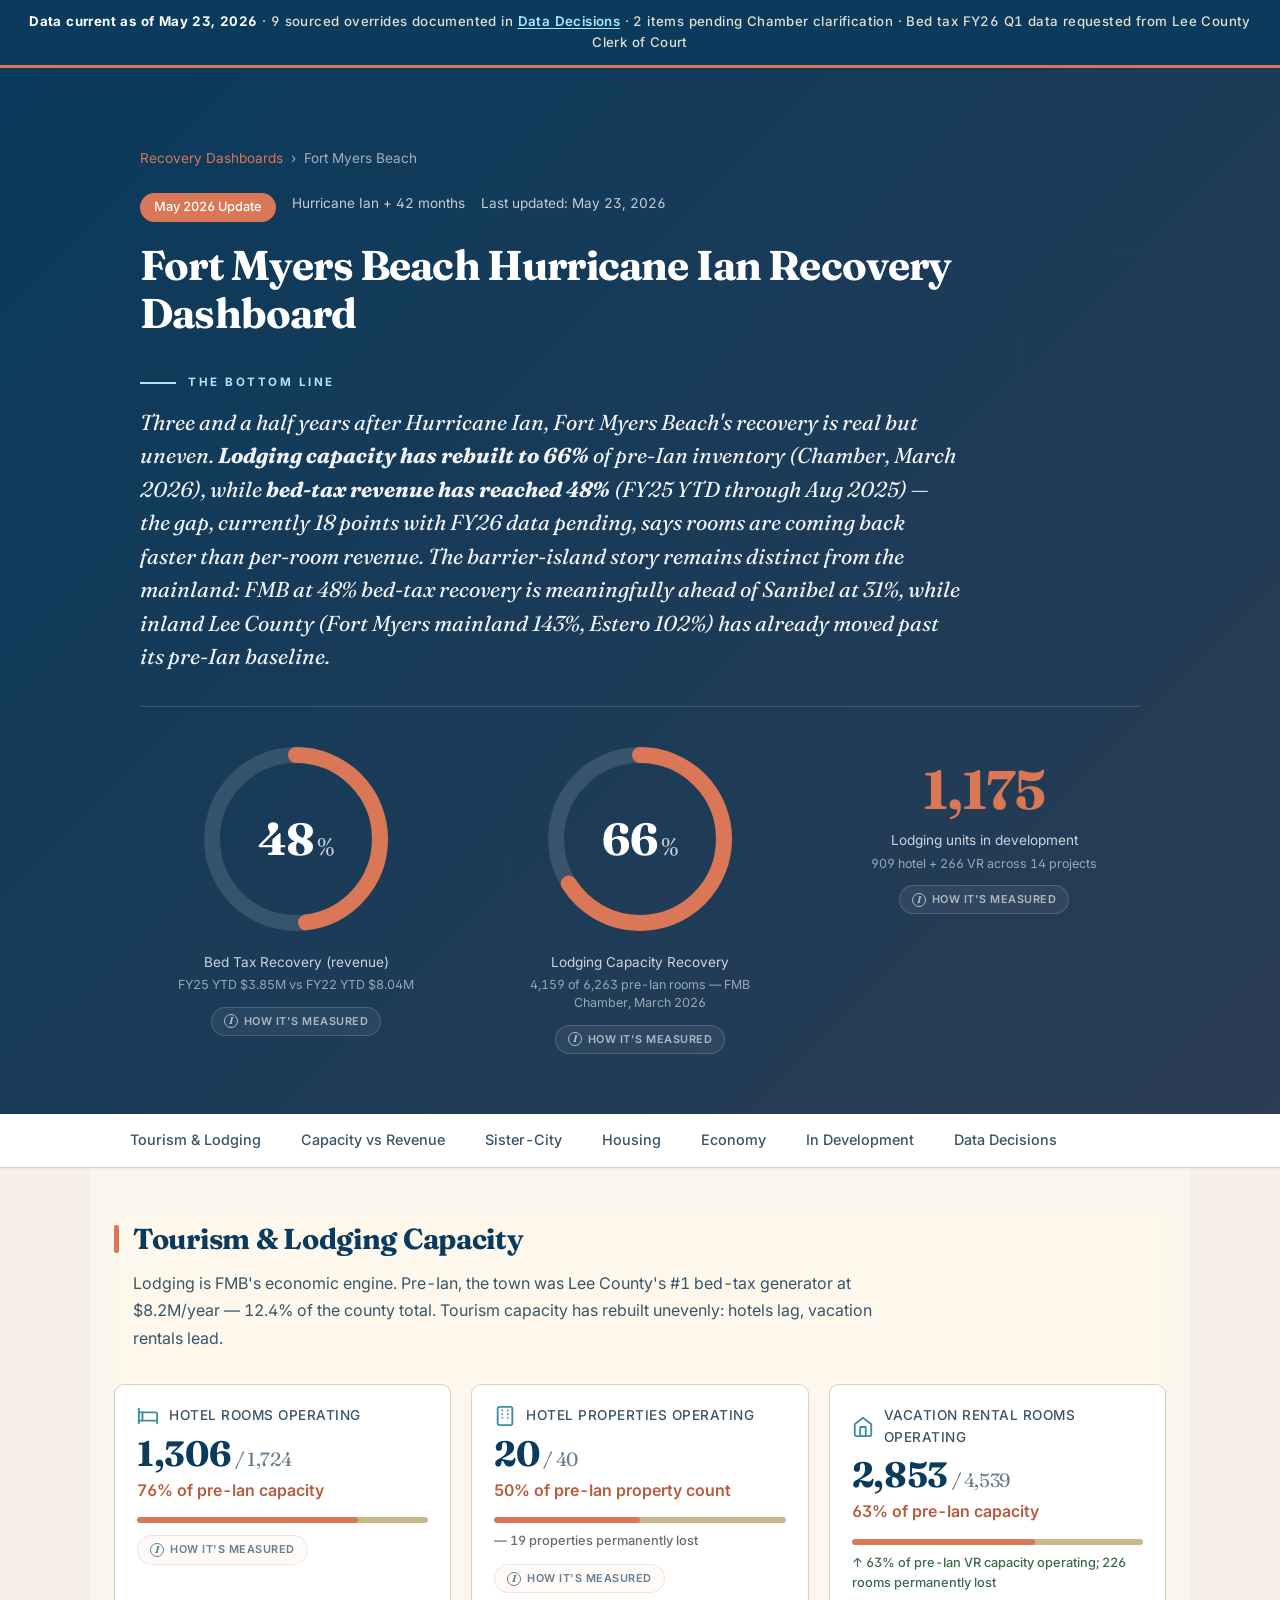
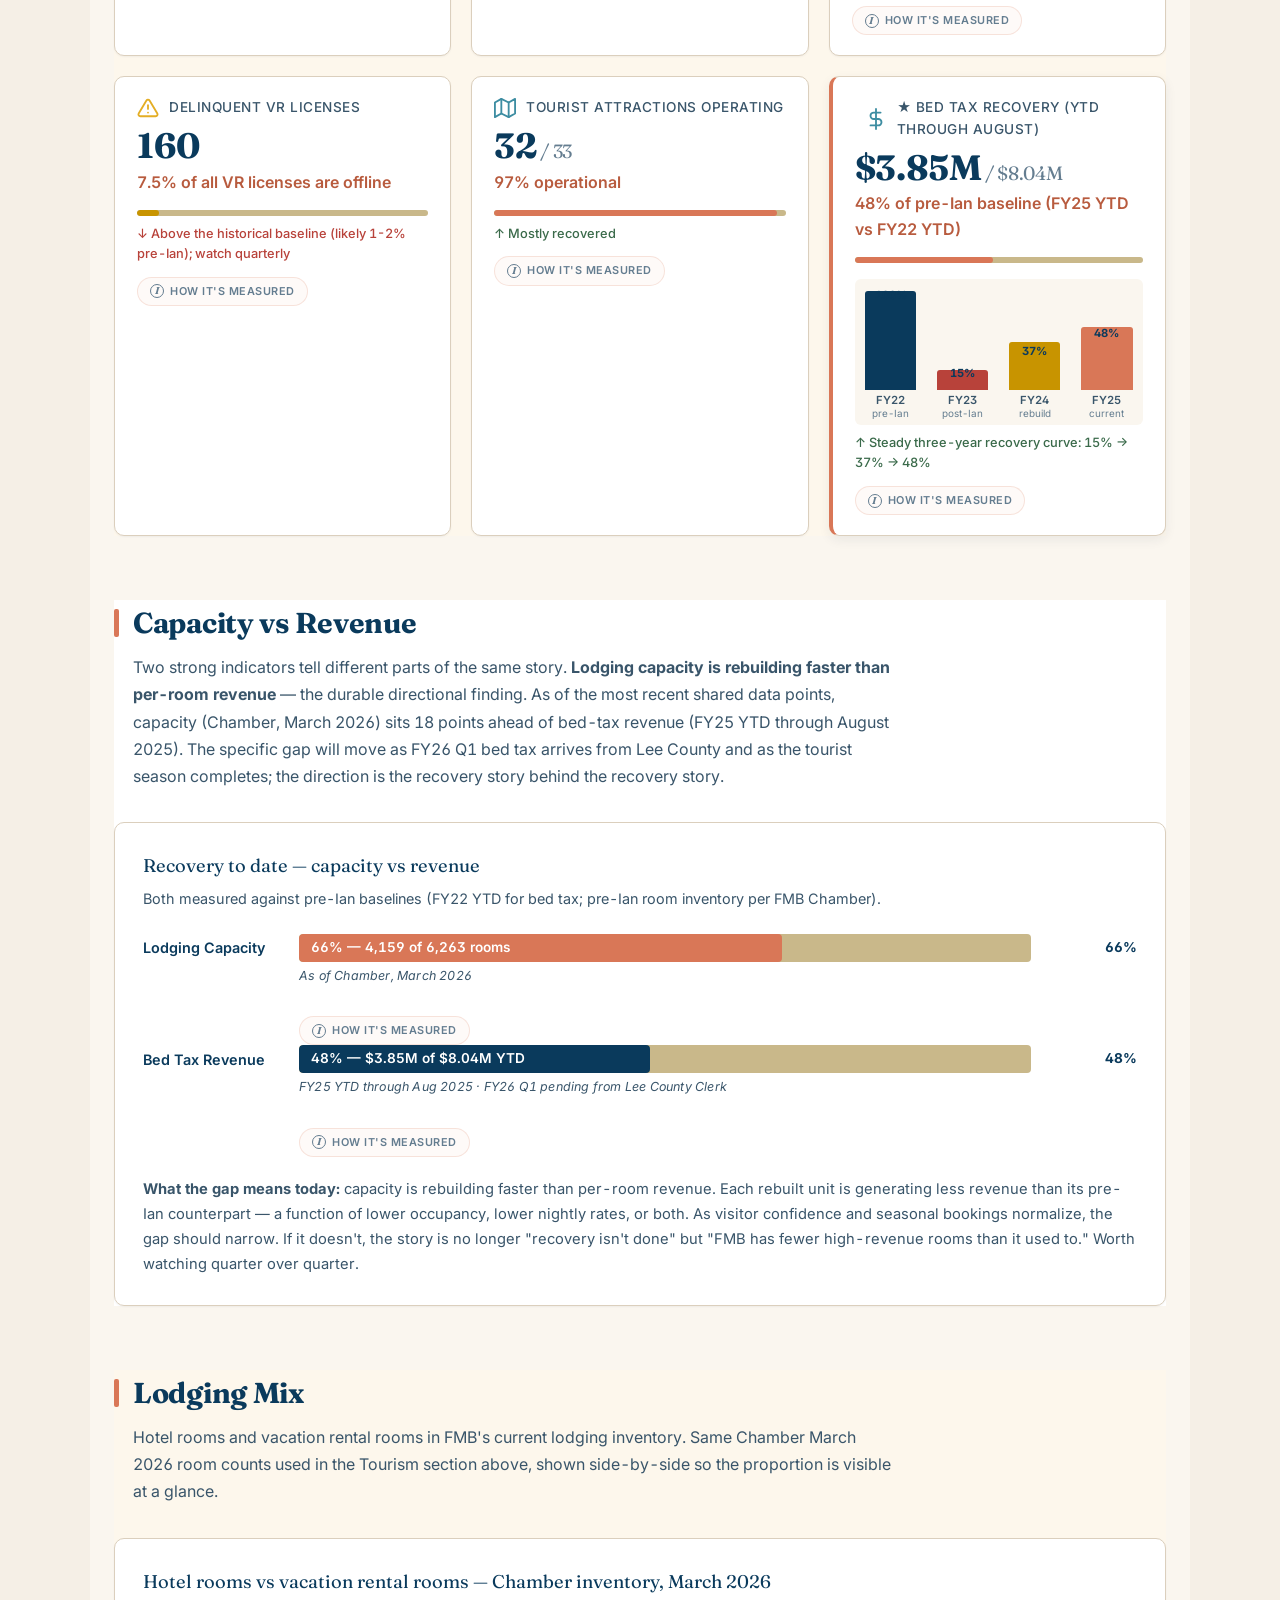
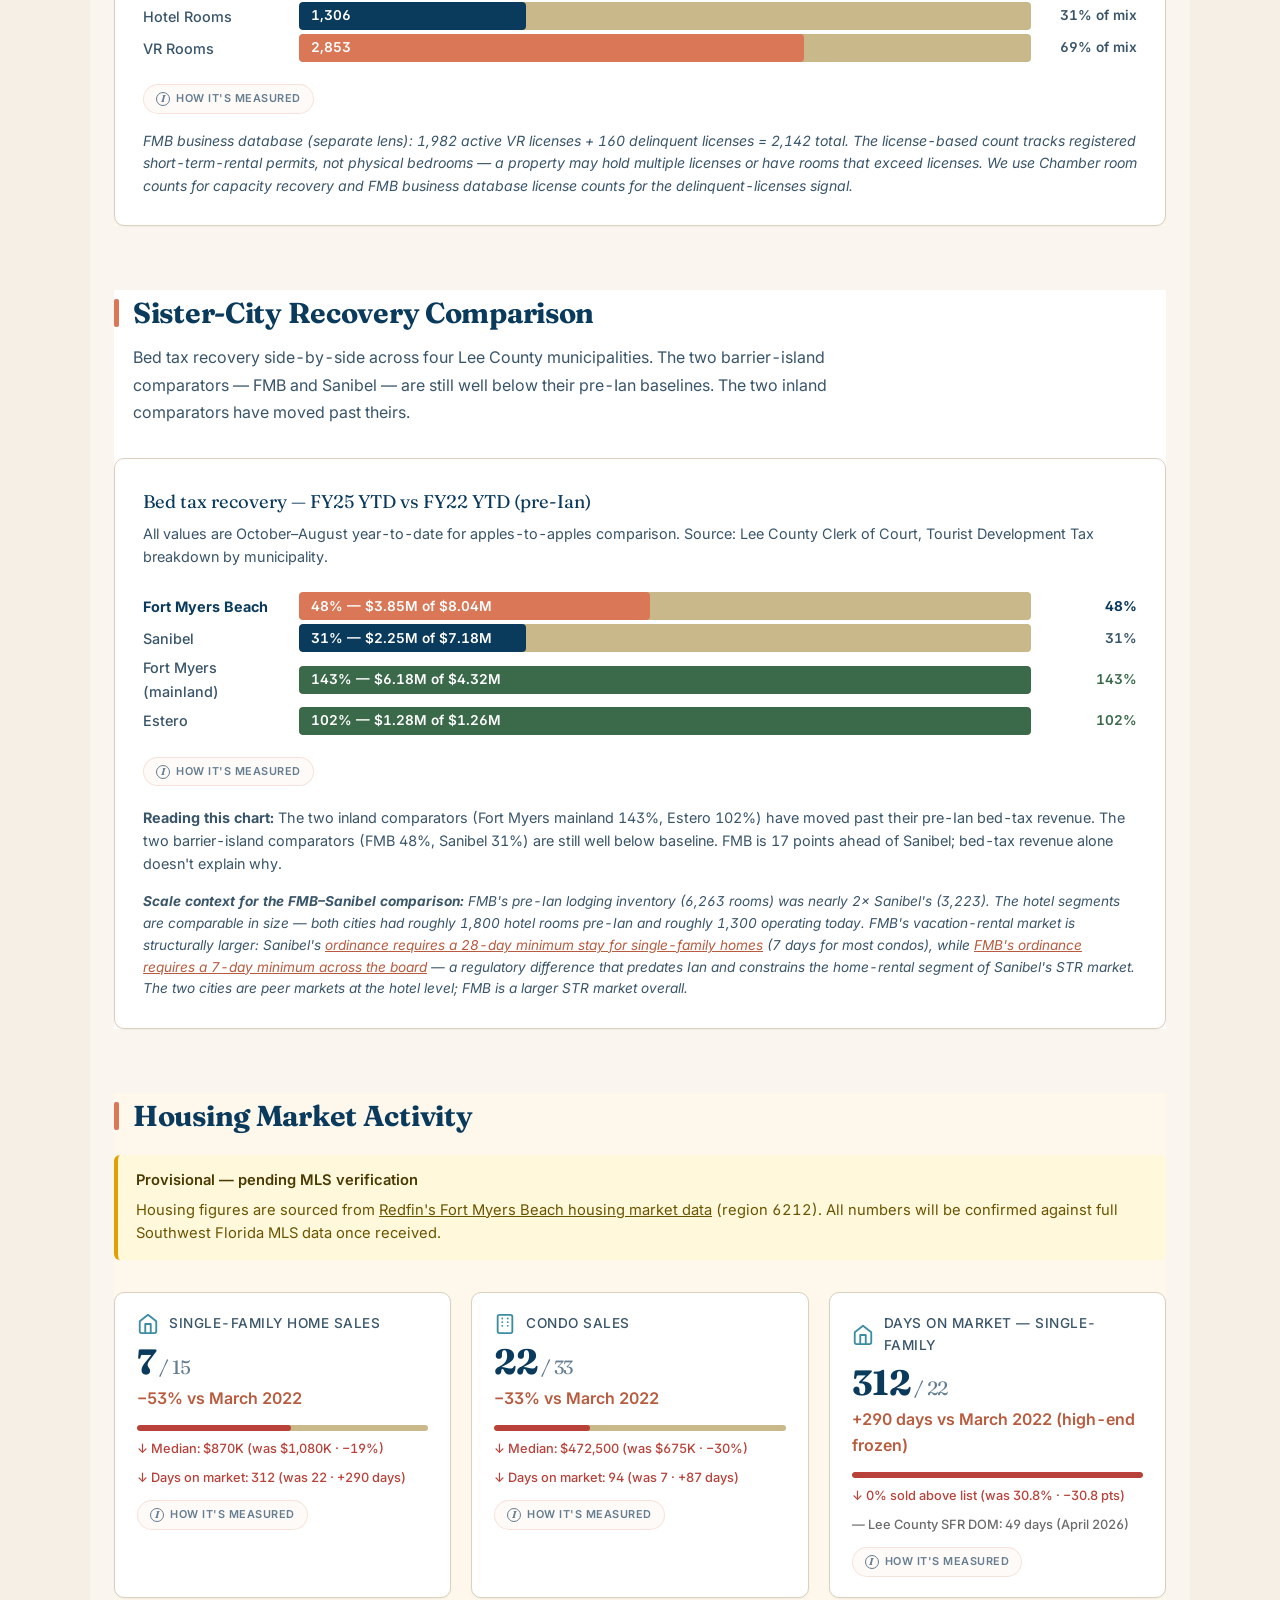
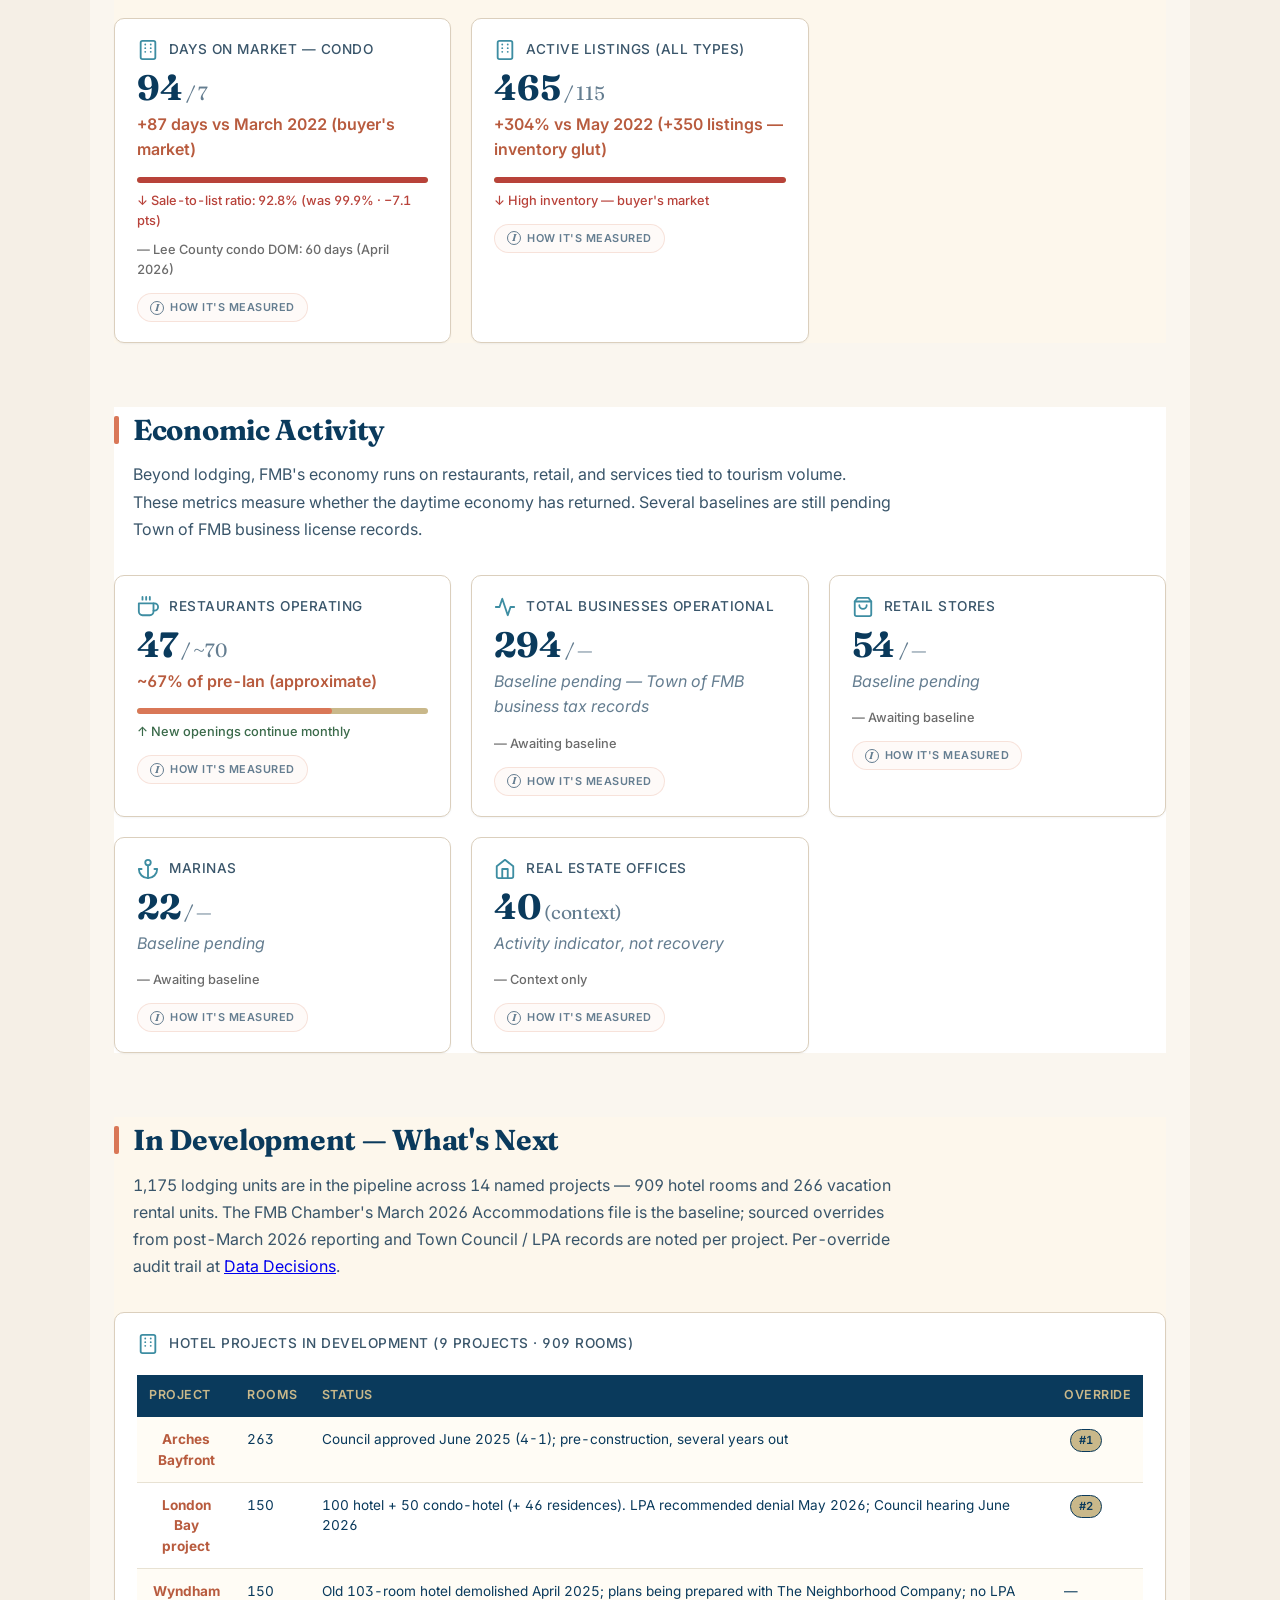
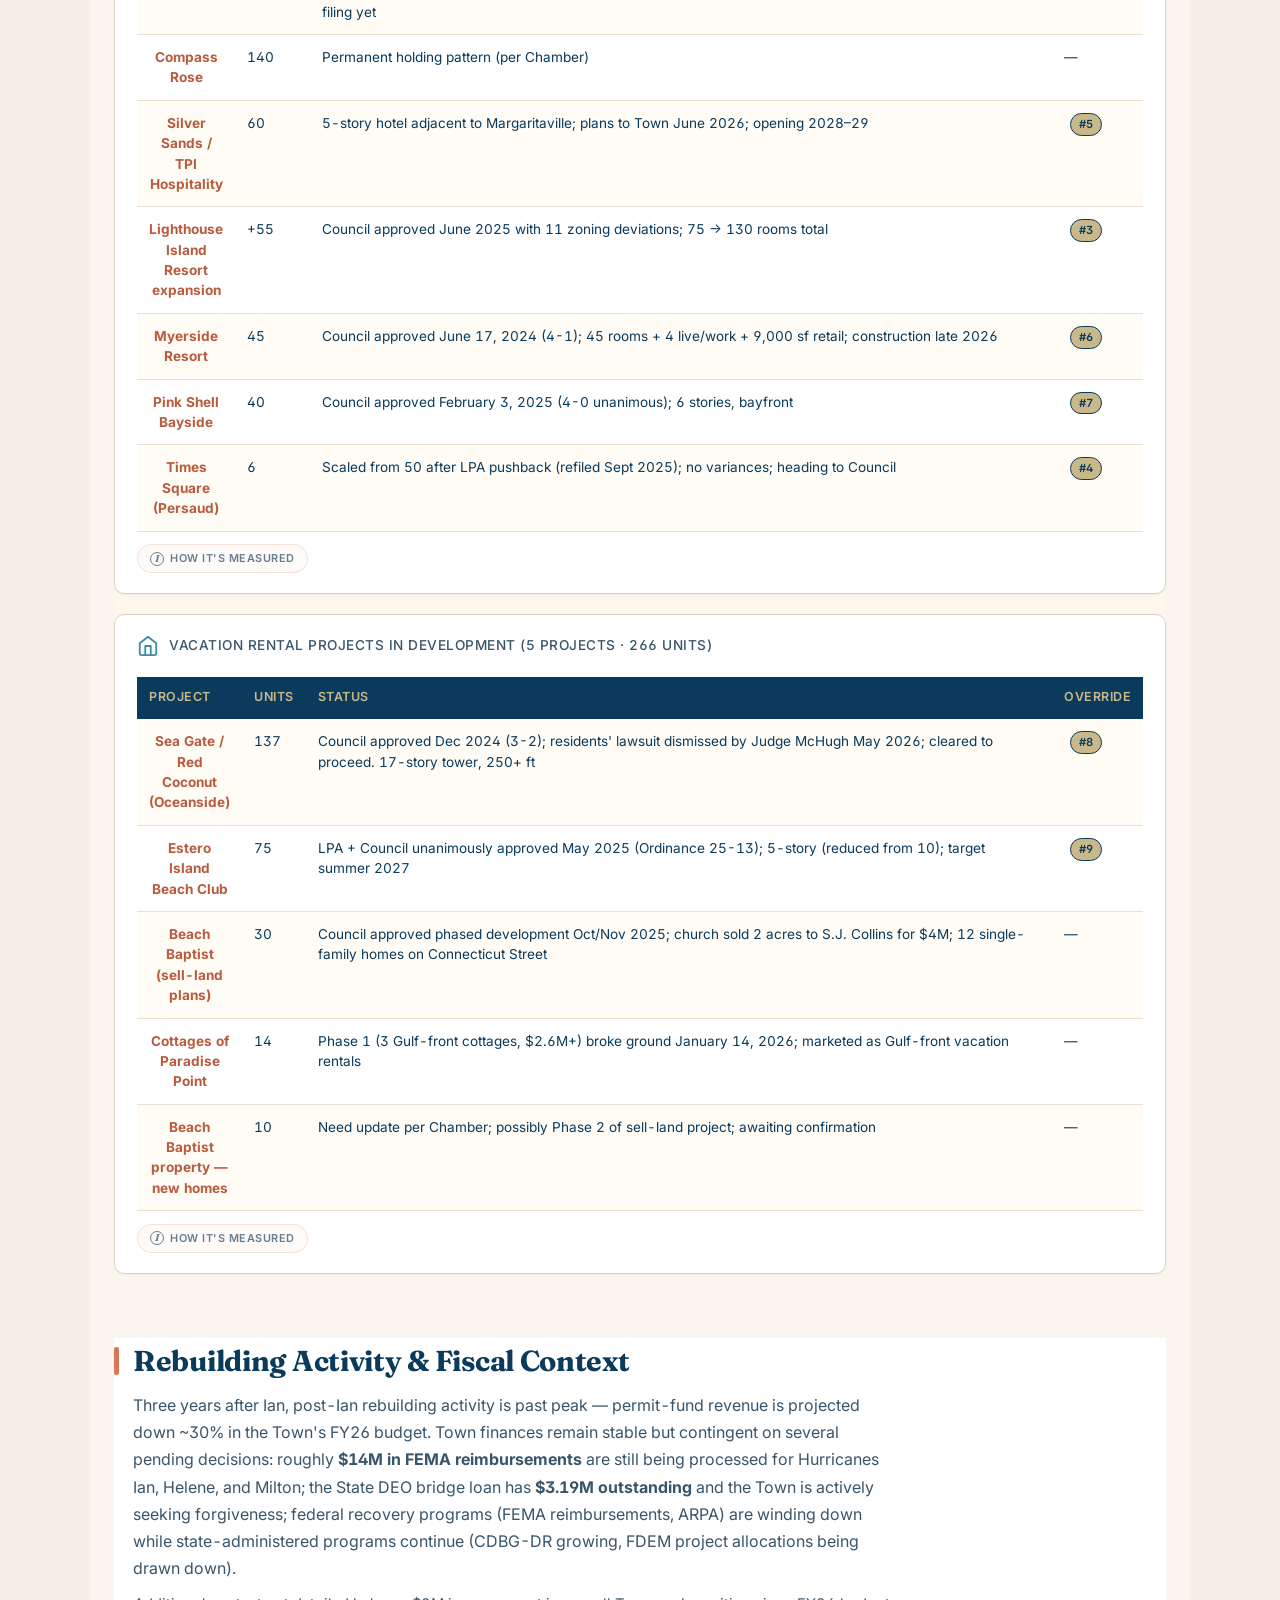
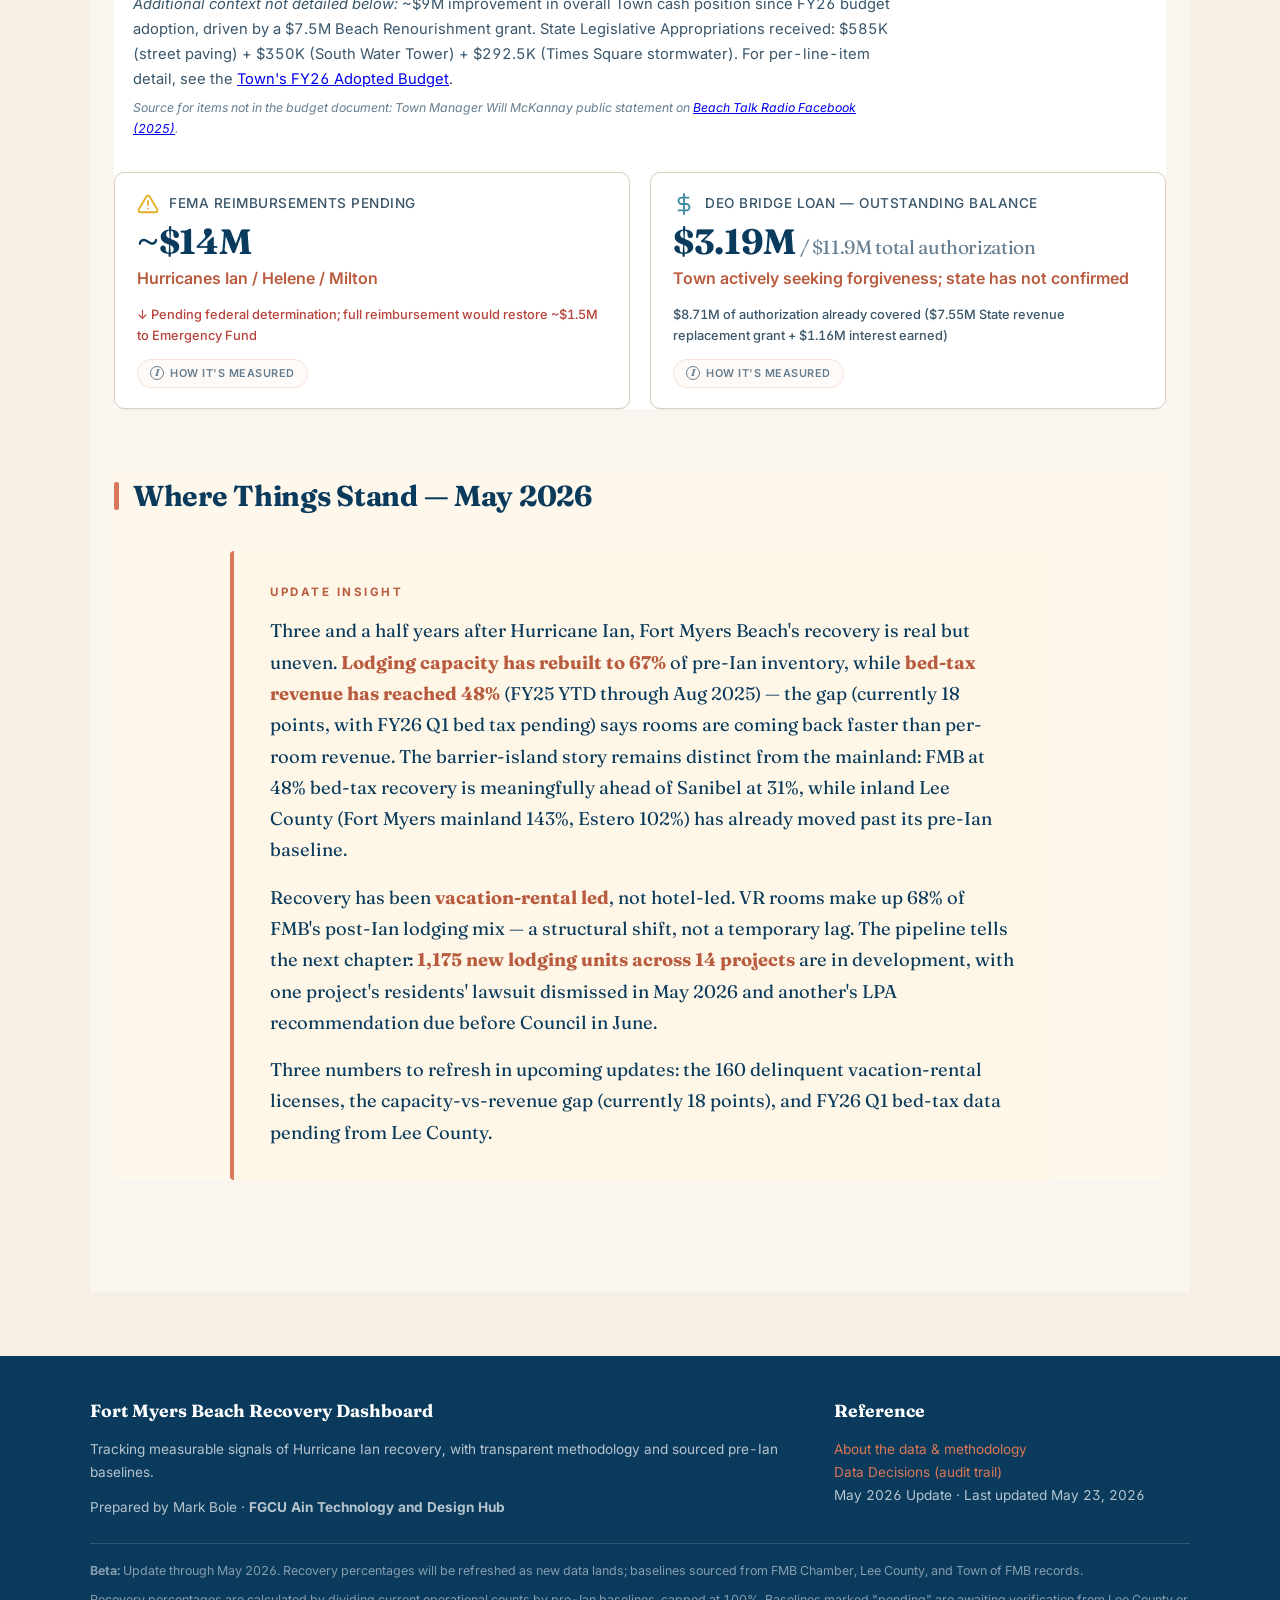
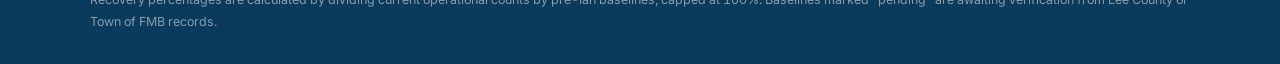
<file: index.html>
<!DOCTYPE html>
<html lang="en">
<head>
  <meta charset="UTF-8">
  <meta name="viewport" content="width=device-width, initial-scale=1.0">
  <title>Fort Myers Beach Hurricane Ian Recovery Dashboard | May 2026 Update</title>
  <meta name="description" content="Tracking Fort Myers Beach's recovery from Hurricane Ian across tourism, lodging, and economic indicators. Transparent methodology with sourced pre-Ian baselines.">

  <!-- Open Graph -->
  <meta property="og:type" content="website">
  <meta property="og:title" content="Fort Myers Beach Recovery Dashboard | Hurricane Ian Progress">
  <meta property="og:description" content="May 2026 update on Fort Myers Beach's recovery from Hurricane Ian: tourism, lodging capacity, business activity, and leading indicators.">

  <!-- Favicon: stylized FMB shrimp-boat silhouette -->
  <link rel="icon" type="image/svg+xml" href="/favicon.svg">
  <meta name="theme-color" content="#0a3a5c">

  <!-- Fonts: Fraunces (headings, variable + optical sizes) + Inter (body) -->
  <link rel="preconnect" href="https://fonts.googleapis.com">
  <link rel="preconnect" href="https://fonts.gstatic.com" crossorigin>
  <link href="https://fonts.googleapis.com/css2?family=Fraunces:opsz,wght@9..144,400;9..144,500;9..144,700&family=Inter:wght@400;500;600;700&display=swap" rel="stylesheet">

  <link rel="stylesheet" href="styles.css">
</head>
<body>

<!-- Data Freshness banner — single strip at top -->
<div class="freshness-banner">
  <strong>Data current as of May 23, 2026</strong>
  · 9 sourced overrides documented in <a href="data-decisions.html">Data Decisions</a>
  · 2 items pending Chamber clarification
  · Bed tax FY26 Q1 data requested from Lee County Clerk of Court
</div>

<!-- Editorial hero — title, lead, and three high-level stats -->
<header class="editorial-hero">
  <div class="editorial-hero-inner">
    <div class="editorial-breadcrumb">
      <a href="#">Recovery Dashboards</a>
      <span>›</span>
      <span>Fort Myers Beach</span>
    </div>

    <div class="editorial-meta">
      <span class="editorial-tag">May 2026 Update</span>
      <span class="editorial-date">Hurricane Ian + 42 months</span>
      <span class="editorial-date">Last updated: May 23, 2026</span>
    </div>

    <h1>Fort Myers Beach Hurricane Ian Recovery Dashboard</h1>

    <div class="executive-tldr">
      <div class="executive-tldr-label">The Bottom Line</div>
      <p>
        Three and a half years after Hurricane Ian, Fort Myers Beach's recovery is real but
        uneven. <strong>Lodging capacity has rebuilt to 66%</strong> of pre-Ian inventory
        (Chamber, March 2026), while <strong>bed-tax revenue has reached 48%</strong> (FY25
        YTD through Aug 2025) — the gap, currently 18 points with FY26 data pending, says
        rooms are coming back faster than per-room revenue. The barrier-island story remains
        distinct from the mainland: FMB at 48% bed-tax recovery is meaningfully ahead of
        Sanibel at 31%, while inland Lee County (Fort Myers mainland 143%, Estero 102%) has
        already moved past its pre-Ian baseline.
      </p>
    </div>

    <!-- Recovery rings: two filled-circle KPIs + one count card.
         Circle r=42 → circumference 263.89. stroke-dashoffset = 263.89 * (1 - pct/100).
         48% → 137.22  ·  66% → 89.72 -->
    <div class="recovery-rings">
      <div class="recovery-ring">
        <svg viewBox="0 0 100 100" class="ring-svg" role="img" aria-label="48% bed-tax revenue recovery">
          <circle class="ring-track" cx="50" cy="50" r="42"></circle>
          <circle class="ring-fill" cx="50" cy="50" r="42" style="stroke-dashoffset: 137.22"></circle>
        </svg>
        <div class="ring-center">
          <span class="ring-value">48<span class="ring-unit">%</span></span>
        </div>
        <div class="ring-label">
          Bed Tax Recovery (revenue)
          <span class="ring-source">FY25 YTD $3.85M vs FY22 YTD $8.04M</span>
        </div>
        <details class="kpi-method-toggle">
          <summary><span class="i-icon" aria-hidden="true">i</span> How it's measured</summary>
          <p class="kpi-method-body">The 5% Tourist Development Tax on short-term lodging stays (Florida Statute 125.0104), reported YTD October–August by municipality. FY22 used as the last full fiscal cycle before Ian.</p>
        </details>
      </div>

      <div class="recovery-ring">
        <svg viewBox="0 0 100 100" class="ring-svg" role="img" aria-label="66% lodging capacity recovery">
          <circle class="ring-track" cx="50" cy="50" r="42"></circle>
          <circle class="ring-fill" cx="50" cy="50" r="42" style="stroke-dashoffset: 89.72"></circle>
        </svg>
        <div class="ring-center">
          <span class="ring-value">66<span class="ring-unit">%</span></span>
        </div>
        <div class="ring-label">
          Lodging Capacity Recovery
          <span class="ring-source">4,159 of 6,263 pre-Ian rooms — FMB Chamber, March 2026</span>
        </div>
        <details class="kpi-method-toggle">
          <summary><span class="i-icon" aria-hidden="true">i</span> How it's measured</summary>
          <p class="kpi-method-body">Total rentable rooms in operating properties as counted by FMB Chamber — hotels, motels, registered vacation rentals. Excludes unregistered short-term rentals and seasonal home-share inventory.</p>
        </details>
      </div>

      <div class="recovery-count-card">
        <div class="count-value">1,175</div>
        <div class="count-label">
          Lodging units in development
          <span class="count-source">909 hotel + 266 VR across 14 projects</span>
        </div>
        <details class="kpi-method-toggle">
          <summary><span class="i-icon" aria-hidden="true">i</span> How it's measured</summary>
          <p class="kpi-method-body">Units in named projects with documented Town Council or LPA filings, or public developer announcements. Status as of publication; not all pipeline projects will be built.</p>
        </details>
      </div>
    </div>
  </div>
</header>

<!-- Sticky section navigation -->
<nav class="section-nav">
  <div class="section-nav-inner">
    <a href="#tourism">Tourism & Lodging</a>
    <a href="#capacity-vs-revenue">Capacity vs Revenue</a>
    <a href="#sister-cities">Sister-City</a>
    <a href="#housing-market">Housing</a>
    <a href="#economic">Economy</a>
    <a href="#pipeline">In Development</a>
    <a href="data-decisions.html">Data Decisions</a>
  </div>
</nav>

<main>

  <!-- ============ TOURISM & LODGING ============ -->
  <section class="recovery-section" id="tourism">
    <div class="section-header">
      <h2>Tourism &amp; Lodging Capacity</h2>
      <p class="section-lead">
        Lodging is FMB's economic engine. Pre-Ian, the town was Lee County's #1 bed-tax generator at
        $8.2M/year — 12.4% of the county total. Tourism capacity has rebuilt unevenly: hotels lag,
        vacation rentals lead.
      </p>
    </div>

    <div class="metric-grid">

      <!-- Hotel Rooms -->
      <div class="metric-card">
        <div class="metric-label"><span class="metric-icon bed"></span>Hotel Rooms Operating</div>
        <div class="metric-value">1,306<span class="baseline"> / 1,724</span></div>
        <div class="metric-recovery">76% of pre-Ian capacity</div>
        <div class="progress-bar"><div class="progress-fill" style="width: 76%"></div></div>
        <div class="metric-note">
          1,306 hotel rooms operating across 20 properties (vs 1,724 pre-Ian). Includes the new
          254-room Margaritaville Beach Resort that opened post-Ian. At surviving pre-Ian
          properties, ~93% of room capacity is back online (1,052 of 1,134 rooms); the remaining
          590 rooms are at 19 properties permanently lost.
        </div>
        <div class="metric-source">
          <strong>Source:</strong> Fort Myers Beach Chamber of Commerce, Accommodations file
          (March 18, 2026; hotel data as of 7/30/2025).
        </div>
        <details class="kpi-method-toggle">
          <summary><span class="i-icon" aria-hidden="true">i</span> How it's measured</summary>
          <p class="kpi-method-body">Counted by FMB Chamber as rooms at operating hotel properties on the publication date. Includes post-Ian new builds (e.g., Margaritaville, 254 rooms). Excludes rooms at permanently destroyed properties.</p>
        </details>
      </div>

      <!-- Hotel Properties -->
      <div class="metric-card">
        <div class="metric-label"><span class="metric-icon building"></span>Hotel Properties Operating</div>
        <div class="metric-value">20<span class="baseline"> / 40</span></div>
        <div class="metric-recovery">50% of pre-Ian property count</div>
        <div class="progress-bar"><div class="progress-fill" style="width: 50%"></div></div>
        <div class="metric-note">
          20 of 40 pre-Ian hotel properties are operating. 19 properties were permanently
          destroyed (590 rooms gone forever); 1 remains temporarily closed. Property-count
          recovery lags room-count recovery because surviving and rebuilt properties carry
          larger room counts on average.
        </div>
        <div class="metric-trend neutral">— 19 properties permanently lost</div>
        <div class="metric-source">
          <strong>Source:</strong> Fort Myers Beach Chamber of Commerce, Accommodations file
          (March 18, 2026).
        </div>
        <details class="kpi-method-toggle">
          <summary><span class="i-icon" aria-hidden="true">i</span> How it's measured</summary>
          <p class="kpi-method-body">Counted by FMB Chamber as distinct hotel operations open on the publication date. Includes post-Ian additions and surviving pre-Ian properties. Excludes the 19 properties permanently destroyed by Ian.</p>
        </details>
      </div>

      <!-- VR Rooms -->
      <div class="metric-card">
        <div class="metric-label"><span class="metric-icon home"></span>Vacation Rental Rooms Operating</div>
        <div class="metric-value">2,853<span class="baseline"> / 4,539</span></div>
        <div class="metric-recovery">63% of pre-Ian capacity</div>
        <div class="progress-bar"><div class="progress-fill" style="width: 63%"></div></div>
        <div class="metric-note">
          Three-bucket reconciliation of the 4,539 pre-Ian VR inventory: 2,853 rooms currently
          operating + 226 rooms permanently destroyed + 1,460-room rebuilding gap (624 rooms at
          12 explicitly-closed VR properties per Chamber, plus ~836 rooms at properties operating
          with reduced inventory). Chamber-tracked rooms differ from the FMB business database
          license count (1,982 active + 160 delinquent — see card below) — different lens for the
          same underlying assets.
        </div>
        <div class="metric-trend up">↑ 63% of pre-Ian VR capacity operating; 226 rooms permanently lost</div>
        <div class="metric-source">
          <strong>Source:</strong> Fort Myers Beach Chamber of Commerce, Accommodations file
          (VR numbers refreshed March 2026).
        </div>
        <details class="kpi-method-toggle">
          <summary><span class="i-icon" aria-hidden="true">i</span> How it's measured</summary>
          <p class="kpi-method-body">Counted by FMB Chamber as VR rooms operating on the publication date. Chamber count differs from FMB business-license count (see card below) — two valid lenses on the same underlying VR inventory.</p>
        </details>
      </div>

      <!-- Delinquent VR Licenses (moved from Watchlist 2026-05-24) -->
      <div class="metric-card">
        <div class="metric-label"><span class="metric-icon alert"></span>Delinquent VR Licenses</div>
        <div class="metric-value">160</div>
        <div class="metric-recovery">7.5% of all VR licenses are offline</div>
        <div class="progress-bar"><div class="progress-fill watchlist" style="width: 7.5%"></div></div>
        <div class="metric-note">
          160 vacation rental licenses are delinquent — properties that hold a license but have
          not paid current fees, typically because they remain physically unable to operate.
          This is the leading indicator of incomplete recovery hidden inside the 1,982 "active" count.
        </div>
        <div class="metric-trend down">↓ Above the historical baseline (likely 1-2% pre-Ian); watch quarterly</div>
        <div class="metric-source">FMB business database, Q1 2026 export. Pre-Ian delinquency rate would refine this signal.</div>
        <details class="kpi-method-toggle">
          <summary><span class="i-icon" aria-hidden="true">i</span> How it's measured</summary>
          <p class="kpi-method-body">VR licenses with unpaid current fees per FMB business database (Q1 2026 export). Typically signals properties physically unable to operate. Pre-Ian baseline delinquency rate not yet quantified.</p>
        </details>
      </div>

      <!-- Tourist Attractions -->
      <div class="metric-card">
        <div class="metric-label"><span class="metric-icon map"></span>Tourist Attractions Operating</div>
        <div class="metric-value">32<span class="baseline"> / 33</span></div>
        <div class="metric-recovery">97% operational</div>
        <div class="progress-bar"><div class="progress-fill" style="width: 97%"></div></div>
        <div class="metric-note">
          32 of 33 tracked tourist attractions operating; 1 temporarily closed.
          1 of 33 tracked tourist attractions still closed.
        </div>
        <div class="metric-trend up">↑ Mostly recovered</div>
        <div class="metric-source">
          FMB business database, Q1 2026 vintage.
        </div>
        <details class="kpi-method-toggle">
          <summary><span class="i-icon" aria-hidden="true">i</span> How it's measured</summary>
          <p class="kpi-method-body">Tracked by the FMB business database (Q1 2026 vintage) as a fixed roster of 33 named attractions. Includes only properties categorized as attractions in that database; does not include lodging, restaurants, or retail.</p>
        </details>
      </div>

      <!-- Bed Tax — featured -->
      <div class="metric-card featured">
        <div class="metric-label"><span class="metric-icon dollar"></span>★ Bed Tax Recovery (YTD through August)</div>
        <div class="metric-value">$3.85M<span class="baseline"> / $8.04M</span></div>
        <div class="metric-recovery">48% of pre-Ian baseline (FY25 YTD vs FY22 YTD)</div>
        <div class="progress-bar"><div class="progress-fill" style="width: 48%"></div></div>

        <!-- Trajectory mini-chart: 4 bars, FY22→FY25 -->
        <div class="trajectory-chart" aria-label="Four-year recovery trajectory">
          <div class="trajectory-bars">
            <div class="trajectory-bar">
              <div class="trajectory-bar-fill" style="height: 100%; background: var(--ocean-navy);" title="FY22 pre-Ian: $8.04M (100%)"></div>
              <span class="trajectory-label">FY22<br><small>pre-Ian</small></span>
              <span class="trajectory-value">100%</span>
            </div>
            <div class="trajectory-bar">
              <div class="trajectory-bar-fill" style="height: 15%; background: var(--bad);" title="FY23 post-Ian: $1.19M (15%)"></div>
              <span class="trajectory-label">FY23<br><small>post-Ian</small></span>
              <span class="trajectory-value">15%</span>
            </div>
            <div class="trajectory-bar">
              <div class="trajectory-bar-fill" style="height: 37%; background: var(--warn);" title="FY24: $2.97M (37%)"></div>
              <span class="trajectory-label">FY24<br><small>rebuild</small></span>
              <span class="trajectory-value">37%</span>
            </div>
            <div class="trajectory-bar">
              <div class="trajectory-bar-fill" style="height: 48%; background: var(--seafoam);" title="FY25 YTD: $3.85M (48%)"></div>
              <span class="trajectory-label">FY25<br><small>current</small></span>
              <span class="trajectory-value">48%</span>
            </div>
          </div>
        </div>

        <div class="metric-note">
          Bed tax captures total tourism revenue
          (rooms × occupancy × rate × spend), is audited monthly, and is published by an independent
          third party. FMB's share of Lee County total has rebuilt from 3.45% (FY23) to 8.58% (FY25) —
          pre-Ian share was 12.49%.
        </div>
        <div class="metric-trend up">↑ Steady three-year recovery curve: 15% → 37% → 48%</div>
        <div class="metric-source">
          Source: Lee County Clerk of Court, Tourist Development Tax breakdown by municipality
          (FY22–FY25 YTD through August). See methodology for full series.
        </div>
        <details class="kpi-method-toggle">
          <summary><span class="i-icon" aria-hidden="true">i</span> How it's measured</summary>
          <p class="kpi-method-body">The 5% Tourist Development Tax on short-term lodging stays (Florida Statute 125.0104), reported YTD October–August by municipality. Trajectory shows comparable YTD periods across four fiscal years; FY22 is the pre-Ian baseline.</p>
        </details>
        <div class="refresh-status">
          <strong>Refresh in progress:</strong> FMB-specific FY26 Q1 (Oct–Dec 2025) bed tax data
          has been requested from the Lee County Clerk of Court via the FMB Chamber of Commerce.
          This dashboard will be updated when the new figures are received. Requested May 23, 2026.
        </div>
      </div>

    </div>
  </section>

  <!-- ============ CAPACITY VS REVENUE ============ -->
  <section class="recovery-section" id="capacity-vs-revenue">
    <div class="section-header">
      <h2>Capacity vs Revenue</h2>
      <p class="section-lead">
        Two strong indicators tell different parts of the same story.
        <strong>Lodging capacity is rebuilding faster than per-room revenue</strong> — the
        durable directional finding. As of the most recent shared data points, capacity
        (Chamber, March 2026) sits 18 points ahead of bed-tax revenue (FY25 YTD through August 2025).
        The specific gap will move as FY26 Q1 bed tax arrives from Lee County and as the tourist
        season completes; the direction is the recovery story behind the recovery story.
      </p>
    </div>

    <div class="mix-shift">
      <div class="mix-shift-title">Recovery to date — capacity vs revenue</div>
      <div class="mix-shift-sub">
        Both measured against pre-Ian baselines (FY22 YTD for bed tax; pre-Ian room inventory per FMB Chamber).
      </div>

      <div class="mix-bar-row">
        <div class="mix-bar-label" style="color: var(--ocean-navy); font-weight: 600;">Lodging Capacity</div>
        <div class="mix-bar-track">
          <div class="mix-bar-fill" style="width: 66%; background: var(--seafoam);">66% — 4,159 of 6,263 rooms</div>
        </div>
        <div class="mix-bar-value" style="color: var(--ocean-navy); font-weight: 700;">66%</div>
      </div>
      <div class="mix-bar-caption">As of Chamber, March 2026</div>
      <details class="kpi-method-toggle">
        <summary><span class="i-icon" aria-hidden="true">i</span> How it's measured</summary>
        <p class="kpi-method-body">Total rentable rooms in operating properties as counted by FMB Chamber — hotels, motels, registered vacation rentals. Excludes unregistered short-term rentals and seasonal home-share inventory.</p>
      </details>

      <div class="mix-bar-row">
        <div class="mix-bar-label" style="color: var(--ocean-navy); font-weight: 600;">Bed Tax Revenue</div>
        <div class="mix-bar-track">
          <div class="mix-bar-fill" style="width: 48%; background: var(--ocean-navy);">48% — $3.85M of $8.04M YTD</div>
        </div>
        <div class="mix-bar-value" style="color: var(--ocean-navy); font-weight: 700;">48%</div>
      </div>
      <div class="mix-bar-caption">FY25 YTD through Aug 2025 · FY26 Q1 pending from Lee County Clerk</div>
      <details class="kpi-method-toggle">
        <summary><span class="i-icon" aria-hidden="true">i</span> How it's measured</summary>
        <p class="kpi-method-body">The 5% Tourist Development Tax on short-term lodging stays (Florida Statute 125.0104), reported YTD October–August by municipality. FY22 used as the last full fiscal cycle before Ian.</p>
      </details>

      <p style="margin-top: 20px; color: var(--text-secondary); font-size: 0.92rem; line-height: 1.7;">
        <strong>What the gap means today:</strong> capacity is rebuilding faster than per-room
        revenue. Each rebuilt unit is generating less revenue than its pre-Ian counterpart — a
        function of lower occupancy, lower nightly rates, or both. As visitor confidence and seasonal
        bookings normalize, the gap should narrow. If it doesn't, the story is no longer "recovery
        isn't done" but "FMB has fewer high-revenue rooms than it used to." Worth watching quarter
        over quarter.
      </p>
    </div>
  </section>

  <!-- ============ LODGING MIX ============ -->
  <section class="recovery-section" id="lodging-mix">
    <div class="section-header">
      <h2>Lodging Mix</h2>
      <p class="section-lead">
        Hotel rooms and vacation rental rooms in FMB's current lodging inventory. Same Chamber
        March 2026 room counts used in the Tourism section above, shown side-by-side so the
        proportion is visible at a glance.
      </p>
    </div>

    <div class="mix-shift">
      <div class="mix-shift-title">Hotel rooms vs vacation rental rooms — Chamber inventory, March 2026</div>

      <div class="mix-bar-row">
        <div class="mix-bar-label">Hotel Rooms</div>
        <div class="mix-bar-track">
          <div class="mix-bar-fill hotel" style="width: 31%">1,306</div>
        </div>
        <div class="mix-bar-value">31% of mix</div>
      </div>

      <div class="mix-bar-row">
        <div class="mix-bar-label">VR Rooms</div>
        <div class="mix-bar-track">
          <div class="mix-bar-fill vr" style="width: 69%">2,853</div>
        </div>
        <div class="mix-bar-value">69% of mix</div>
      </div>

      <details class="kpi-method-toggle section-level">
        <summary><span class="i-icon" aria-hidden="true">i</span> How it's measured</summary>
        <p class="kpi-method-body">Current operating rooms by lodging type, as a share of total operating capacity (4,159 rooms total — FMB Chamber, March 2026). Snapshot of current mix only, not pre-Ian-vs-current.</p>
      </details>

      <p style="margin-top: 16px; color: var(--text-secondary); font-size: 0.88rem; line-height: 1.6; font-style: italic;">
        FMB business database (separate lens): 1,982 active VR licenses + 160 delinquent licenses = 2,142 total. The
        license-based count tracks registered short-term-rental permits, not physical bedrooms — a property may hold
        multiple licenses or have rooms that exceed licenses. We use Chamber room counts for capacity recovery
        and FMB business database license counts for the delinquent-licenses signal.
      </p>
    </div>
  </section>

  <!-- ============ SISTER-CITY COMPARISON ============ -->
  <section class="recovery-section" id="sister-cities">
    <div class="section-header">
      <h2>Sister-City Recovery Comparison</h2>
      <p class="section-lead">
        Bed tax recovery side-by-side across four Lee County municipalities. The two barrier-island
        comparators — FMB and Sanibel — are still well below their pre-Ian baselines. The two inland
        comparators have moved past theirs.
      </p>
    </div>

    <div class="mix-shift">
      <div class="mix-shift-title">Bed tax recovery — FY25 YTD vs FY22 YTD (pre-Ian)</div>
      <div class="mix-shift-sub">
        All values are October–August year-to-date for apples-to-apples comparison.
        Source: Lee County Clerk of Court, Tourist Development Tax breakdown by municipality.
      </div>

      <!-- FMB — highlighted -->
      <div class="mix-bar-row">
        <div class="mix-bar-label" style="color: var(--ocean-navy); font-weight: 700;">Fort Myers Beach</div>
        <div class="mix-bar-track">
          <div class="mix-bar-fill" style="width: 48%; background: var(--seafoam);">48% — $3.85M of $8.04M</div>
        </div>
        <div class="mix-bar-value" style="color: var(--ocean-navy); font-weight: 700;">48%</div>
      </div>

      <!-- Sanibel -->
      <div class="mix-bar-row">
        <div class="mix-bar-label">Sanibel</div>
        <div class="mix-bar-track">
          <div class="mix-bar-fill" style="width: 31%; background: var(--ocean-navy);">31% — $2.25M of $7.18M</div>
        </div>
        <div class="mix-bar-value">31%</div>
      </div>

      <!-- Fort Myers mainland — exceeded -->
      <div class="mix-bar-row">
        <div class="mix-bar-label">Fort Myers (mainland)</div>
        <div class="mix-bar-track">
          <div class="mix-bar-fill" style="width: 100%; background: var(--good);">143% — $6.18M of $4.32M</div>
        </div>
        <div class="mix-bar-value good">143%</div>
      </div>

      <!-- Estero — fully recovered -->
      <div class="mix-bar-row">
        <div class="mix-bar-label">Estero</div>
        <div class="mix-bar-track">
          <div class="mix-bar-fill" style="width: 100%; background: var(--good);">102% — $1.28M of $1.26M</div>
        </div>
        <div class="mix-bar-value good">102%</div>
      </div>

      <details class="kpi-method-toggle section-level">
        <summary><span class="i-icon" aria-hidden="true">i</span> How it's measured</summary>
        <p class="kpi-method-body">Each municipality is measured against its own pre-Ian FY22 YTD baseline. Same tax (5% Tourist Development Tax per Florida Statute 125.0104), same months (October–August), same source (Lee County Clerk of Court) across all four.</p>
      </details>

      <p style="margin-top: 20px; color: var(--text-secondary); font-size: 0.9rem; line-height: 1.6;">
        <strong>Reading this chart:</strong> The two inland comparators (Fort Myers mainland 143%,
        Estero 102%) have moved past their pre-Ian bed-tax revenue. The two barrier-island
        comparators (FMB 48%, Sanibel 31%) are still well below baseline. FMB is 17 points ahead
        of Sanibel; bed-tax revenue alone doesn't explain why.
      </p>

      <p style="margin-top: 16px; color: var(--text-secondary); font-size: 0.85rem; line-height: 1.6; font-style: italic;">
        <strong>Scale context for the FMB–Sanibel comparison:</strong> FMB's pre-Ian lodging
        inventory (6,263 rooms) was nearly 2× Sanibel's (3,223). The hotel segments are
        comparable in size — both cities had roughly 1,800 hotel rooms pre-Ian and roughly 1,300
        operating today. FMB's vacation-rental market is structurally larger: Sanibel's
        <a href="https://sanibelrealestateguide.com/sanibel-single-family-home-rental-restrictions/" target="_blank" style="color: var(--seafoam-dark);">ordinance requires a 28-day minimum stay for single-family homes</a>
        (7 days for most condos), while
        <a href="https://library.municode.com/FL/Fort_Myers_Beach/codes/Code_of_Ordinances?nodeId=PTIICOOR_CH10BU_ARTVIIISHRMVARE" target="_blank" style="color: var(--seafoam-dark);">FMB's ordinance requires a 7-day minimum across the board</a>
        — a regulatory difference that predates Ian and constrains the home-rental segment of
        Sanibel's STR market. The two cities are peer markets at the hotel level; FMB is a
        larger STR market overall.
      </p>
    </div>
  </section>

  <!-- ============ HOUSING MARKET ACTIVITY ============ -->
  <section class="recovery-section" id="housing-market">
    <div class="section-header">
      <h2>Housing Market Activity</h2>

      <div style="background: #FFF8DB; border-left: 4px solid #E0A100; padding: 14px 18px; border-radius: 6px; margin-top: 16px; font-size: 0.92rem; line-height: 1.6;">
        <p style="margin: 0 0 6px 0; font-weight: 600; color: #4A3900;">Provisional — pending MLS verification</p>
        <p style="margin: 0; color: #6B5400;">
          Housing figures are sourced from
          <a href="https://www.redfin.com/city/6212/FL/Fort-Myers-Beach/housing-market" target="_blank" style="color: #6B5400; text-decoration: underline;">Redfin's Fort Myers Beach housing market data</a>
          (region 6212). All numbers will be confirmed against full Southwest Florida MLS data once received.
        </p>
      </div>
    </div>

    <div class="metric-grid">

      <!-- Single-Family Home Sales -->
      <div class="metric-card">
        <div class="metric-label"><span class="metric-icon home"></span>Single-Family Home Sales</div>
        <div class="metric-value">7<span class="baseline"> / 15</span></div>
        <div class="metric-recovery">−53% vs March 2022</div>
        <div class="progress-bar"><div class="progress-fill" style="width: 53%; background: var(--bad);"></div></div>
        <div class="metric-trend down">↓ Median: $870K (was $1,080K · −19%)</div>
        <div class="metric-trend down">↓ Days on market: 312 (was 22 · +290 days)</div>
        <div class="metric-source">
          <div class="data-source-card">
            <div class="data-source-heading">Data Source</div>
            <div class="data-source-field">
              <div class="data-source-label">Source:</div>
              <div class="data-source-value">Redfin Fort Myers Beach housing market (region 6212)</div>
            </div>
            <div class="data-source-field">
              <div class="data-source-label">Data as of:</div>
              <div class="data-source-value accent"><a href="https://www.redfin.com/city/6212/FL/Fort-Myers-Beach/housing-market" target="_blank">March 2026 vs March 2022</a></div>
            </div>
            <div class="data-source-field">
              <div class="data-source-label">Via:</div>
              <div class="data-source-value">Single-Family Homes filter on the Redfin housing market chart</div>
            </div>
          </div>
        </div>
        <details class="kpi-method-toggle">
          <summary><span class="i-icon" aria-hidden="true">i</span> How it's measured</summary>
          <p class="kpi-method-body">Single-family home closings in Redfin region 6212. March 2026 vs March 2022 (same-month-prior-year preserves seasonality). March 2022 is the last clean pre-Ian month — Ian made landfall September 28, 2022.</p>
        </details>
      </div>

      <!-- Condo Sales -->
      <div class="metric-card">
        <div class="metric-label"><span class="metric-icon building"></span>Condo Sales</div>
        <div class="metric-value">22<span class="baseline"> / 33</span></div>
        <div class="metric-recovery">−33% vs March 2022</div>
        <div class="progress-bar"><div class="progress-fill" style="width: 33%; background: var(--bad);"></div></div>
        <div class="metric-trend down">↓ Median: $472,500 (was $675K · −30%)</div>
        <div class="metric-trend down">↓ Days on market: 94 (was 7 · +87 days)</div>
        <div class="metric-source">
          <div class="data-source-card">
            <div class="data-source-heading">Data Source</div>
            <div class="data-source-field">
              <div class="data-source-label">Source:</div>
              <div class="data-source-value">Redfin Fort Myers Beach housing market (region 6212)</div>
            </div>
            <div class="data-source-field">
              <div class="data-source-label">Data as of:</div>
              <div class="data-source-value accent"><a href="https://www.redfin.com/city/6212/FL/Fort-Myers-Beach/housing-market" target="_blank">March 2026 vs March 2022</a></div>
            </div>
            <div class="data-source-field">
              <div class="data-source-label">Via:</div>
              <div class="data-source-value">Condos/Co-ops filter on the Redfin housing market chart</div>
            </div>
          </div>
        </div>
        <details class="kpi-method-toggle">
          <summary><span class="i-icon" aria-hidden="true">i</span> How it's measured</summary>
          <p class="kpi-method-body">Condo and co-op closings in Redfin region 6212. March 2026 vs March 2022 (same-month-prior-year preserves seasonality). Property type filter: Condos/Co-ops on the Redfin housing market chart.</p>
        </details>
      </div>

      <!-- Days on Market — Single-Family -->
      <div class="metric-card">
        <div class="metric-label"><span class="metric-icon home"></span>Days on Market — Single-Family</div>
        <div class="metric-value">312<span class="baseline"> / 22</span></div>
        <div class="metric-recovery">+290 days vs March 2022 (high-end frozen)</div>
        <div class="progress-bar"><div class="progress-fill" style="width: 100%; background: var(--bad);"></div></div>
        <div class="metric-trend down">↓ 0% sold above list (was 30.8% · −30.8 pts)</div>
        <div class="metric-trend neutral">— Lee County SFR DOM: 49 days (April 2026)</div>
        <div class="metric-source">
          <div class="data-source-card">
            <div class="data-source-heading">Data Source</div>
            <div class="data-source-field">
              <div class="data-source-label">Source:</div>
              <div class="data-source-value">Redfin Fort Myers Beach housing market (region 6212)</div>
            </div>
            <div class="data-source-field">
              <div class="data-source-label">Data as of:</div>
              <div class="data-source-value accent"><a href="https://www.redfin.com/city/6212/FL/Fort-Myers-Beach/housing-market" target="_blank">March 2026 vs March 2022</a></div>
            </div>
            <div class="data-source-field">
              <div class="data-source-label">Via:</div>
              <div class="data-source-value">Single-Family Homes filter on the Redfin housing market chart</div>
            </div>
          </div>
        </div>
        <details class="kpi-method-toggle">
          <summary><span class="i-icon" aria-hidden="true">i</span> How it's measured</summary>
          <p class="kpi-method-body">Median days a single-family home was on market before sale, per Redfin region 6212. March 2026 vs March 2022 (same-month-prior-year preserves seasonality).</p>
        </details>
      </div>

      <!-- Days on Market — Condo -->
      <div class="metric-card">
        <div class="metric-label"><span class="metric-icon building"></span>Days on Market — Condo</div>
        <div class="metric-value">94<span class="baseline"> / 7</span></div>
        <div class="metric-recovery">+87 days vs March 2022 (buyer's market)</div>
        <div class="progress-bar"><div class="progress-fill" style="width: 100%; background: var(--bad);"></div></div>
        <div class="metric-trend down">↓ Sale-to-list ratio: 92.8% (was 99.9% · −7.1 pts)</div>
        <div class="metric-trend neutral">— Lee County condo DOM: 60 days (April 2026)</div>
        <div class="metric-source">
          <div class="data-source-card">
            <div class="data-source-heading">Data Source</div>
            <div class="data-source-field">
              <div class="data-source-label">Source:</div>
              <div class="data-source-value">Redfin Fort Myers Beach housing market (region 6212)</div>
            </div>
            <div class="data-source-field">
              <div class="data-source-label">Data as of:</div>
              <div class="data-source-value accent"><a href="https://www.redfin.com/city/6212/FL/Fort-Myers-Beach/housing-market" target="_blank">March 2026 vs March 2022</a></div>
            </div>
            <div class="data-source-field">
              <div class="data-source-label">Via:</div>
              <div class="data-source-value">Condos/Co-ops filter on the Redfin housing market chart</div>
            </div>
          </div>
        </div>
        <details class="kpi-method-toggle">
          <summary><span class="i-icon" aria-hidden="true">i</span> How it's measured</summary>
          <p class="kpi-method-body">Median days a condo or co-op was on market before sale, per Redfin region 6212. March 2026 vs March 2022 (same-month-prior-year preserves seasonality).</p>
        </details>
      </div>

      <!-- Active Listings (All Types) -->
      <div class="metric-card">
        <div class="metric-label"><span class="metric-icon building"></span>Active Listings (All Types)</div>
        <div class="metric-value">465<span class="baseline"> / 115</span></div>
        <div class="metric-recovery">+304% vs May 2022 (+350 listings — inventory glut)</div>
        <div class="progress-bar"><div class="progress-fill" style="width: 100%; background: var(--bad);"></div></div>
        <div class="metric-trend down">↓ High inventory — buyer's market</div>
        <div class="metric-source">
          <div class="data-source-card">
            <div class="data-source-heading">Data Source</div>
            <div class="data-source-field">
              <div class="data-source-label">Source (current):</div>
              <div class="data-source-value">Redfin Fort Myers Beach housing market (region 6212)</div>
            </div>
            <div class="data-source-field">
              <div class="data-source-label">Source (pre-Ian):</div>
              <div class="data-source-value">Southwest Florida MLS report — May 2022 (TTM as of May 31)</div>
            </div>
            <div class="data-source-field">
              <div class="data-source-label">Data as of:</div>
              <div class="data-source-value accent"><a href="https://www.redfin.com/city/6212/FL/Fort-Myers-Beach/housing-market" target="_blank">Current snapshot vs May 31, 2022</a></div>
            </div>
            <div class="data-source-field data-source-pending">
              <div class="data-source-label">Note</div>
              <div class="data-source-value">Redfin's API doesn't expose inventory time-series, so this card uses a two-source comparison: Redfin current snapshot + Southwest Florida MLS May 2022 report. Both are MLS-derived; the 4× ratio is directionally accurate.</div>
            </div>
          </div>
        </div>
        <details class="kpi-method-toggle">
          <summary><span class="i-icon" aria-hidden="true">i</span> How it's measured</summary>
          <p class="kpi-method-body">Total active listings, all property types. Current count from Redfin region 6212 snapshot; pre-Ian baseline from Southwest Florida MLS May 2022 report — two sources because Redfin's API doesn't expose inventory time-series.</p>
        </details>
      </div>

    </div>
  </section>

  <!-- ============ ECONOMIC ACTIVITY ============ -->
  <section class="recovery-section" id="economic">
    <div class="section-header">
      <h2>Economic Activity</h2>
      <p class="section-lead">
        Beyond lodging, FMB's economy runs on restaurants, retail, and services tied to tourism volume.
        These metrics measure whether the daytime economy has returned. Several baselines are still
        pending Town of FMB business license records.
      </p>
    </div>

    <div class="metric-grid">

      <div class="metric-card">
        <div class="metric-label"><span class="metric-icon utensils"></span>Restaurants Operating</div>
        <div class="metric-value">47<span class="baseline"> / ~70</span></div>
        <div class="metric-recovery">~67% of pre-Ian (approximate)</div>
        <div class="progress-bar"><div class="progress-fill" style="width: 67%"></div></div>
        <div class="metric-note">
          47 of approximately 70 pre-Ian restaurants. Baseline approximate — refine with FMB Chamber records.
        </div>
        <div class="metric-trend up">↑ New openings continue monthly</div>
        <div class="metric-source">
          Baseline: pre-Ian TripAdvisor restaurant rankings (~70 listed). Current: FMB business database, Q1 2026.
        </div>
        <details class="kpi-method-toggle">
          <summary><span class="i-icon" aria-hidden="true">i</span> How it's measured</summary>
          <p class="kpi-method-body">Current count from FMB business database (Q1 2026 vintage); pre-Ian baseline approximated from TripAdvisor restaurant rankings (~70 listed). Baseline refinement pending FMB Chamber records.</p>
        </details>
      </div>

      <div class="metric-card">
        <div class="metric-label"><span class="metric-icon activity"></span>Total Businesses Operational</div>
        <div class="metric-value">294<span class="baseline"> / —</span></div>
        <div class="metric-recovery pending">Baseline pending — Town of FMB business tax records</div>
        <div class="metric-note">
          294 currently operational of 299 tracked. 5 temporarily closed; 0 permanently closed.
          Business license records from the Town of FMB needed for accurate pre-Ian comparison.
        </div>
        <div class="metric-trend neutral">— Awaiting baseline</div>
        <div class="metric-source">
          FMB business database, Q1 2026 vintage.
        </div>
        <details class="kpi-method-toggle">
          <summary><span class="i-icon" aria-hidden="true">i</span> How it's measured</summary>
          <p class="kpi-method-body">Currently operational businesses from FMB business database (Q1 2026 vintage). Pre-Ian baseline pending Town of FMB business tax records; recovery percentage cannot be calculated until baseline arrives.</p>
        </details>
      </div>

      <div class="metric-card">
        <div class="metric-label"><span class="metric-icon shopping"></span>Retail Stores</div>
        <div class="metric-value">54<span class="baseline"> / —</span></div>
        <div class="metric-recovery pending">Baseline pending</div>
        <div class="metric-note">54 retail stores operating.</div>
        <div class="metric-trend neutral">— Awaiting baseline</div>
        <div class="metric-source">FMB business database, Q1 2026 vintage.</div>
        <details class="kpi-method-toggle">
          <summary><span class="i-icon" aria-hidden="true">i</span> How it's measured</summary>
          <p class="kpi-method-body">Retail stores currently operating, per FMB business database (Q1 2026 vintage). Pre-Ian baseline pending; recovery percentage cannot be calculated until baseline arrives.</p>
        </details>
      </div>

      <div class="metric-card">
        <div class="metric-label"><span class="metric-icon anchor"></span>Marinas</div>
        <div class="metric-value">22<span class="baseline"> / —</span></div>
        <div class="metric-recovery pending">Baseline pending</div>
        <div class="metric-note">
          22 marinas operating — critical to fishing charters and recreational tourism.
        </div>
        <div class="metric-trend neutral">— Awaiting baseline</div>
        <div class="metric-source">FMB business database, Q1 2026 vintage.</div>
        <details class="kpi-method-toggle">
          <summary><span class="i-icon" aria-hidden="true">i</span> How it's measured</summary>
          <p class="kpi-method-body">Marinas currently operating, per FMB business database (Q1 2026 vintage). Pre-Ian baseline pending; recovery percentage cannot be calculated until baseline arrives.</p>
        </details>
      </div>

      <div class="metric-card">
        <div class="metric-label"><span class="metric-icon home"></span>Real Estate Offices</div>
        <div class="metric-value">40<span class="baseline"> (context)</span></div>
        <div class="metric-recovery pending">Activity indicator, not recovery</div>
        <div class="metric-note">
          40 real estate offices — high count reflects active sales and rebuild market. Shown as
          <em>context</em>, not a recovery metric (high inventory or transaction volume can
          indicate distress as easily as health).
        </div>
        <div class="metric-trend neutral">— Context only</div>
        <div class="metric-source">FMB business database, Q1 2026 vintage.</div>
        <details class="kpi-method-toggle">
          <summary><span class="i-icon" aria-hidden="true">i</span> How it's measured</summary>
          <p class="kpi-method-body">Real estate offices currently operating, per FMB business database (Q1 2026 vintage). Shown as a current-state context indicator, not measured against a pre-Ian baseline.</p>
        </details>
      </div>

    </div>
  </section>

  <!-- ============ PIPELINE / IN DEVELOPMENT ============ -->
  <section class="recovery-section" id="pipeline">
    <div class="section-header">
      <h2>In Development — What's Next</h2>
      <p class="section-lead">
        1,175 lodging units are in the pipeline across 14 named projects — 909 hotel rooms and
        266 vacation rental units. The FMB Chamber's March 2026 Accommodations file is the baseline;
        sourced overrides from post-March 2026 reporting and Town Council / LPA records are noted
        per project. Per-override audit trail at <a href="data-decisions.html">Data Decisions</a>.
      </p>
    </div>

    <div class="metric-grid">

      <!-- Hotel pipeline (compact table) -->
      <div class="metric-card" style="grid-column: span 2;">
        <div class="metric-label"><span class="metric-icon building"></span>Hotel Projects in Development (9 projects · 909 rooms)</div>
        <div class="audit-table-wrap">
          <table class="audit-table pipeline-table">
            <thead>
              <tr><th>Project</th><th>Rooms</th><th>Status</th><th>Override</th></tr>
            </thead>
            <tbody>
              <tr><td><strong>Arches Bayfront</strong></td><td>263</td><td>Council approved June 2025 (4-1); pre-construction, several years out</td><td><a href="data-decisions.html#override-1" class="override-chip">#1</a></td></tr>
              <tr><td><strong>London Bay project</strong></td><td>150</td><td>100 hotel + 50 condo-hotel (+ 46 residences). LPA recommended denial May 2026; Council hearing June 2026</td><td><a href="data-decisions.html#override-2" class="override-chip">#2</a></td></tr>
              <tr><td><strong>Wyndham</strong></td><td>150</td><td>Old 103-room hotel demolished April 2025; plans being prepared with The Neighborhood Company; no LPA filing yet</td><td>—</td></tr>
              <tr><td><strong>Compass Rose</strong></td><td>140</td><td>Permanent holding pattern (per Chamber)</td><td>—</td></tr>
              <tr><td><strong>Silver Sands / TPI Hospitality</strong></td><td>60</td><td>5-story hotel adjacent to Margaritaville; plans to Town June 2026; opening 2028–29</td><td><a href="data-decisions.html#override-5" class="override-chip">#5</a></td></tr>
              <tr><td><strong>Lighthouse Island Resort expansion</strong></td><td>+55</td><td>Council approved June 2025 with 11 zoning deviations; 75 → 130 rooms total</td><td><a href="data-decisions.html#override-3" class="override-chip">#3</a></td></tr>
              <tr><td><strong>Myerside Resort</strong></td><td>45</td><td>Council approved June 17, 2024 (4-1); 45 rooms + 4 live/work + 9,000 sf retail; construction late 2026</td><td><a href="data-decisions.html#override-6" class="override-chip">#6</a></td></tr>
              <tr><td><strong>Pink Shell Bayside</strong></td><td>40</td><td>Council approved February 3, 2025 (4-0 unanimous); 6 stories, bayfront</td><td><a href="data-decisions.html#override-7" class="override-chip">#7</a></td></tr>
              <tr><td><strong>Times Square (Persaud)</strong></td><td>6</td><td>Scaled from 50 after LPA pushback (refiled Sept 2025); no variances; heading to Council</td><td><a href="data-decisions.html#override-4" class="override-chip">#4</a></td></tr>
            </tbody>
          </table>
        </div>
        <div class="metric-source">
          <strong>Source:</strong> Chamber March 2026 baseline; sourced overrides verified May 23, 2026 against Town Council and LPA records, Beach Observer, Fox 4, WINK News, Beach Talk Radio, B1039, Gulfshore Business.
        </div>
        <details class="kpi-method-toggle">
          <summary><span class="i-icon" aria-hidden="true">i</span> How it's measured</summary>
          <p class="kpi-method-body">Named hotel projects with documented Town Council or LPA filings, or public developer announcements. Chamber March 2026 baseline; Override # column links to per-project source for any post-Chamber update. Status as of publication.</p>
        </details>
      </div>

      <!-- VR pipeline (compact table) -->
      <div class="metric-card" style="grid-column: span 2;">
        <div class="metric-label"><span class="metric-icon home"></span>Vacation Rental Projects in Development (5 projects · 266 units)</div>
        <div class="audit-table-wrap">
          <table class="audit-table pipeline-table">
            <thead>
              <tr><th>Project</th><th>Units</th><th>Status</th><th>Override</th></tr>
            </thead>
            <tbody>
              <tr><td><strong>Sea Gate / Red Coconut (Oceanside)</strong></td><td>137</td><td>Council approved Dec 2024 (3-2); residents' lawsuit dismissed by Judge McHugh May 2026; cleared to proceed. 17-story tower, 250+ ft</td><td><a href="data-decisions.html#override-8" class="override-chip">#8</a></td></tr>
              <tr><td><strong>Estero Island Beach Club</strong></td><td>75</td><td>LPA + Council unanimously approved May 2025 (Ordinance 25-13); 5-story (reduced from 10); target summer 2027</td><td><a href="data-decisions.html#override-9" class="override-chip">#9</a></td></tr>
              <tr><td><strong>Beach Baptist (sell-land plans)</strong></td><td>30</td><td>Council approved phased development Oct/Nov 2025; church sold 2 acres to S.J. Collins for $4M; 12 single-family homes on Connecticut Street</td><td>—</td></tr>
              <tr><td><strong>Cottages of Paradise Point</strong></td><td>14</td><td>Phase 1 (3 Gulf-front cottages, $2.6M+) broke ground January 14, 2026; marketed as Gulf-front vacation rentals</td><td>—</td></tr>
              <tr><td><strong>Beach Baptist property — new homes</strong></td><td>10</td><td>Need update per Chamber; possibly Phase 2 of sell-land project; awaiting confirmation</td><td>—</td></tr>
            </tbody>
          </table>
        </div>
        <div class="metric-source">
          <strong>Source:</strong> Chamber March 2026 baseline; sourced overrides verified May 23, 2026 against Town of FMB Ordinance 25-13, Beach Observer, Fox 4, Gulfshore Business, Business Observer, Beach Talk Radio, B1039.
        </div>
        <details class="kpi-method-toggle">
          <summary><span class="i-icon" aria-hidden="true">i</span> How it's measured</summary>
          <p class="kpi-method-body">Named vacation-rental projects with documented Town Council or LPA filings, or public developer announcements. Chamber March 2026 baseline; Override # column links to per-project source for any post-Chamber update. Status as of publication.</p>
        </details>
      </div>

    </div>
  </section>

  <!-- ============ REBUILDING ACTIVITY + FISCAL CONTEXT ============ -->
  <section class="recovery-section" id="rebuilding-activity">
    <div class="section-header">
      <h2>Rebuilding Activity &amp; Fiscal Context</h2>
      <p class="section-lead">
        Three years after Ian, post-Ian rebuilding activity is past peak — permit-fund revenue
        is projected down ~30% in the Town's FY26 budget. Town finances remain stable but
        contingent on several pending decisions: roughly <strong>$14M in FEMA reimbursements</strong>
        are still being processed for Hurricanes Ian, Helene, and Milton; the State DEO bridge loan
        has <strong>$3.19M outstanding</strong> and the Town is actively seeking forgiveness;
        federal recovery programs (FEMA reimbursements, ARPA) are winding down while
        state-administered programs continue (CDBG-DR growing, FDEM project allocations being
        drawn down).
      </p>
      <p class="section-lead" style="font-size: 0.92rem; margin-top: 10px;">
        <em>Additional context not detailed below:</em> ~$9M improvement in overall Town cash
        position since FY26 budget adoption, driven by a $7.5M Beach Renourishment grant. State
        Legislative Appropriations received: $585K (street paving) + $350K (South Water Tower)
        + $292.5K (Times Square stormwater). For per-line-item detail, see the
        <a href="https://fortmyersbeachfl.gov/DocumentCenter/View/24744/FY26-ADOPTED-BUDGET?bidId=" target="_blank">Town's FY26 Adopted Budget</a>.
        <small style="display: block; margin-top: 6px; font-style: italic; color: var(--text-tertiary);">
          Source for items not in the budget document: Town Manager Will McKannay public statement on
          <a href="https://www.facebook.com/beachtalkradio/posts/1574336948025588/" target="_blank">Beach Talk Radio Facebook (2025)</a>.
        </small>
      </p>
    </div>

    <div class="metric-grid">

      <div class="metric-card">
        <div class="metric-label"><span class="metric-icon alert"></span>FEMA Reimbursements Pending</div>
        <div class="metric-value">~$14M</div>
        <div class="metric-recovery">Hurricanes Ian / Helene / Milton</div>
        <div class="metric-trend down">↓ Pending federal determination; full reimbursement would restore ~$1.5M to Emergency Fund</div>
        <details class="kpi-method-toggle">
          <summary><span class="i-icon" aria-hidden="true">i</span> How it's measured</summary>
          <p class="kpi-method-body">Town's outstanding FEMA reimbursement claims for emergency expenditures related to Hurricanes Ian (2022), Helene (2024), and Milton (2024). Full reimbursement would leave ~$1.5M in the Town's Emergency Fund. Source: Town Manager Will McKannay public statement, Beach Talk Radio Facebook (2025).</p>
        </details>
      </div>

      <div class="metric-card">
        <div class="metric-label"><span class="metric-icon dollar"></span>DEO Bridge Loan — Outstanding Balance</div>
        <div class="metric-value">$3.19M<span class="baseline"> / $11.9M total authorization</span></div>
        <div class="metric-recovery">Town actively seeking forgiveness; state has not confirmed</div>
        <div class="metric-trend context">$8.71M of authorization already covered ($7.55M State revenue replacement grant + $1.16M interest earned)</div>
        <details class="kpi-method-toggle">
          <summary><span class="i-icon" aria-hidden="true">i</span> How it's measured</summary>
          <p class="kpi-method-body">$11.9M state interest-free loan via FloridaCommerce (formerly DEO) under <a href="https://www.flsenate.gov/laws/statutes/2023/288.066" target="_blank">Fla. Stat. 288.066</a>. FMB received April 2023, first local government awarded. As of end of FY26 forecast: $9,665,788 drawn, $2,234,212 still available. Of the drawn amount, $8,709,030 has been covered ($7,547,805 from a State revenue replacement grant + $1,161,225 in interest earned on unspent proceeds), leaving $3,190,758 outstanding. Town actively seeking forgiveness; state has not yet confirmed. Full repayment due May 8, 2033. Source: Town Manager Will McKannay public statement on <a href="https://www.facebook.com/beachtalkradio/posts/1574336948025588/" target="_blank">Beach Talk Radio Facebook (2025)</a>; Fla. Stat. 288.066.</p>
        </details>
      </div>

    </div>
  </section>

  <!-- ============ INSIGHTS — closing editorial summary ============ -->
  <section class="recovery-section" id="insights">
    <div class="section-header">
      <h2>Where Things Stand — May 2026</h2>
    </div>
    <div class="insights-callout">
      <div class="insights-callout-label">Update Insight</div>
      <p>
        Three and a half years after Hurricane Ian, Fort Myers Beach's recovery is real but
        uneven. <strong>Lodging capacity has rebuilt to 67%</strong> of pre-Ian inventory,
        while <strong>bed-tax revenue has reached 48%</strong> (FY25 YTD through Aug 2025) — the
        gap (currently 18 points, with FY26 Q1 bed tax pending) says rooms are coming back faster
        than per-room revenue. The barrier-island story remains distinct from the mainland: FMB at
        48% bed-tax recovery is meaningfully ahead of Sanibel at 31%, while inland Lee County (Fort
        Myers mainland 143%, Estero 102%) has already moved past its pre-Ian baseline.
      </p>
      <p>
        Recovery has been <strong>vacation-rental led</strong>, not hotel-led. VR rooms make
        up 68% of FMB's post-Ian lodging mix — a structural shift, not a temporary lag. The
        pipeline tells the next chapter: <strong>1,175 new lodging units across 14 projects</strong>
        are in development, with one project's residents' lawsuit dismissed in May 2026 and
        another's LPA recommendation due before Council in June.
      </p>
      <p>
        Three numbers to refresh in upcoming updates: the 160 delinquent vacation-rental
        licenses, the capacity-vs-revenue gap (currently 18 points), and FY26 Q1 bed-tax
        data pending from Lee County.
      </p>
    </div>
  </section>


</main>

<!-- Footer -->
<footer class="dashboard-footer">
  <div class="footer-inner">
    <div>
      <h3>Fort Myers Beach Recovery Dashboard</h3>
      <p>
        Tracking measurable signals of Hurricane Ian recovery, with transparent methodology and
        sourced pre-Ian baselines.
      </p>
      <p style="margin-top: 12px;">
        Prepared by Mark Bole &middot;
        <strong>FGCU Ain Technology and Design Hub</strong>
      </p>
    </div>
    <div>
      <h3>Reference</h3>
      <p>
        <a href="methodology.html">About the data &amp; methodology</a><br>
        <a href="data-decisions.html">Data Decisions (audit trail)</a><br>
        May 2026 Update · Last updated May 23, 2026
      </p>
    </div>
  </div>
  <div class="footer-meta">
    <p style="margin: 0 0 8px;"><strong>Beta:</strong> Update through May 2026. Recovery percentages will be refreshed as new data lands; baselines sourced from FMB Chamber, Lee County, and Town of FMB records.</p>
    <p style="margin: 0;">Recovery percentages are calculated by dividing current operational counts by pre-Ian baselines, capped at 100%. Baselines marked "pending" are awaiting verification from Lee County or Town of FMB records.</p>
  </div>
</footer>

<!-- Card-flip mechanism removed 2026-05-24: dual "i" affordances (flip + methodology
     toggle) were confusing. metric-note + source now render always-visible; the
     <details class="kpi-method-toggle"> pill is the single info affordance per card. -->

<!-- Scroll-spy: highlight the sticky-nav link for the section currently in view -->
<script>
(function() {
  var sections = document.querySelectorAll('main section.recovery-section[id]');
  var links = {};
  document.querySelectorAll('.section-nav a[href^="#"]').forEach(function(a) {
    links[a.getAttribute('href').slice(1)] = a;
  });
  if (!('IntersectionObserver' in window) || sections.length === 0) return;
  var observer = new IntersectionObserver(function(entries) {
    entries.forEach(function(entry) {
      if (entry.isIntersecting) {
        var id = entry.target.id;
        Object.keys(links).forEach(function(k) { links[k].classList.remove('active'); });
        if (links[id]) links[id].classList.add('active');
      }
    });
  }, { rootMargin: '-30% 0px -60% 0px', threshold: 0 });
  sections.forEach(function(s) { observer.observe(s); });
})();
</script>

</body>
</html>
</file>
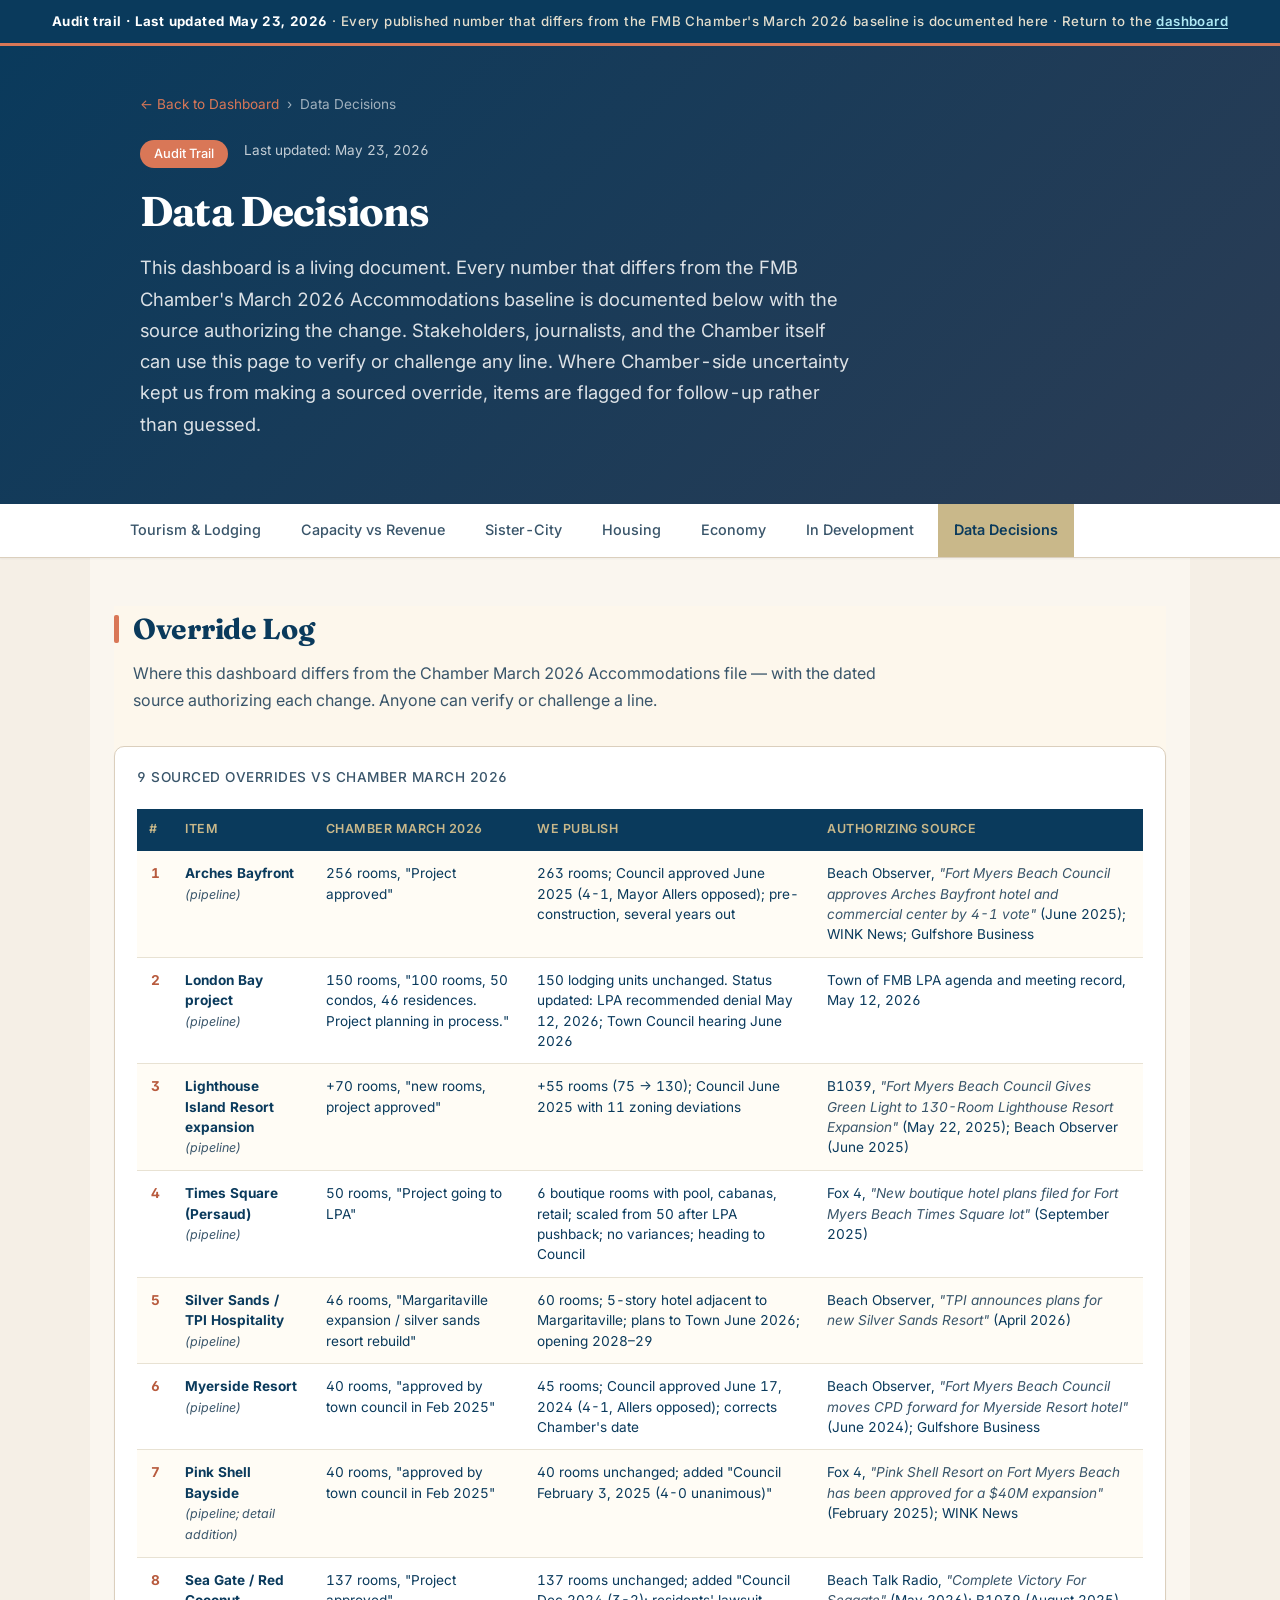
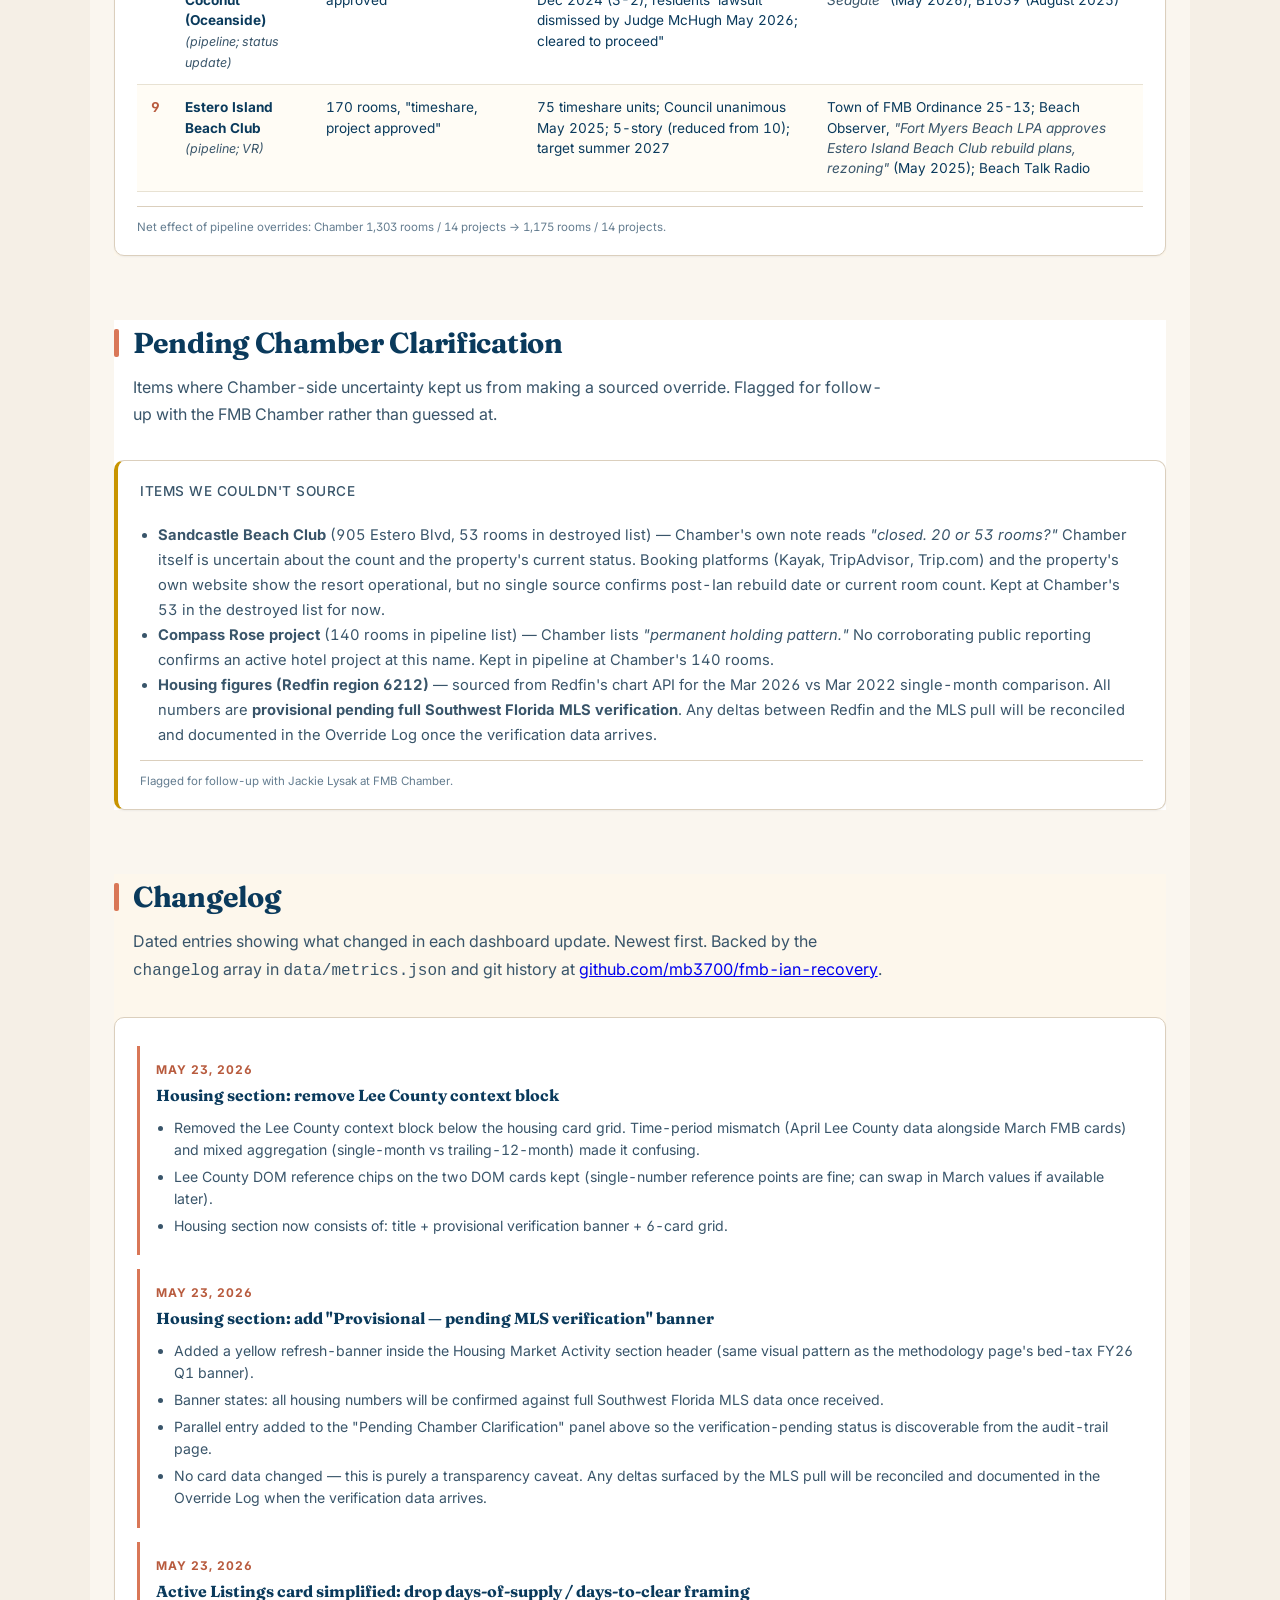
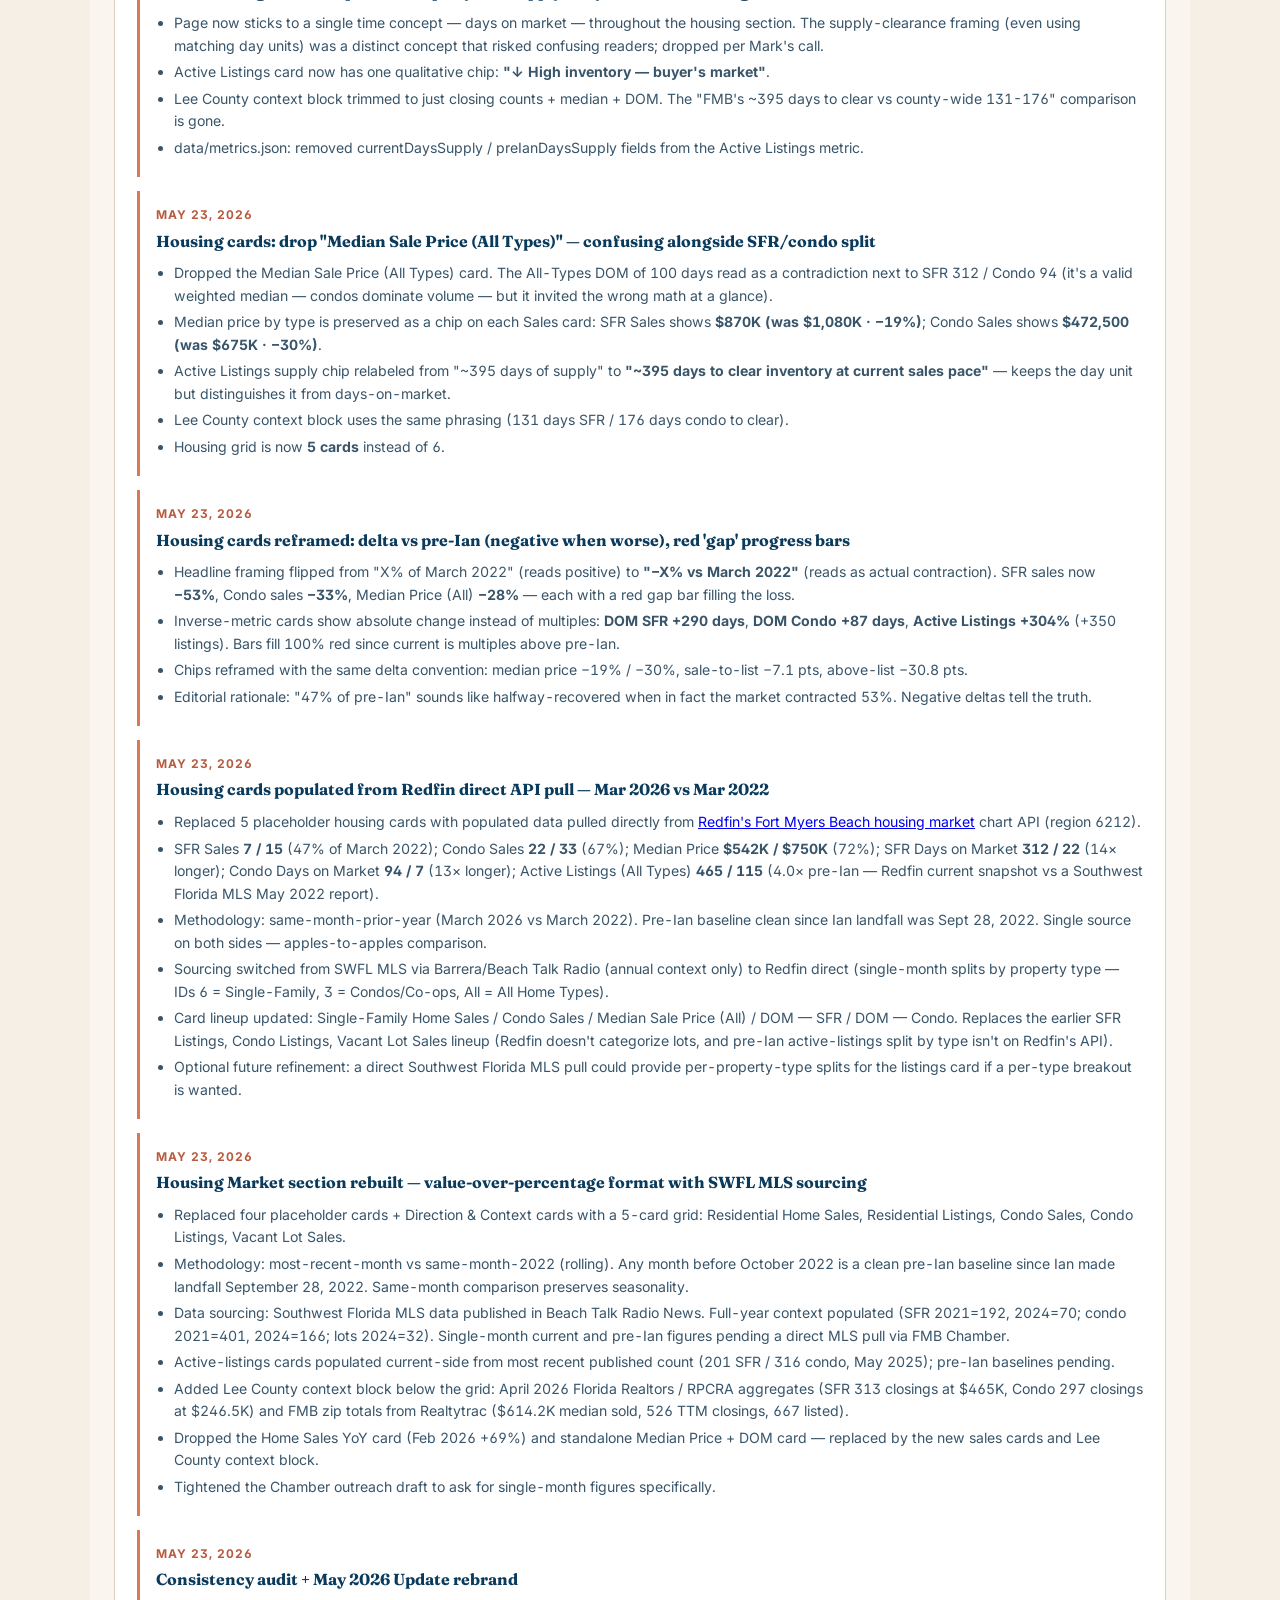
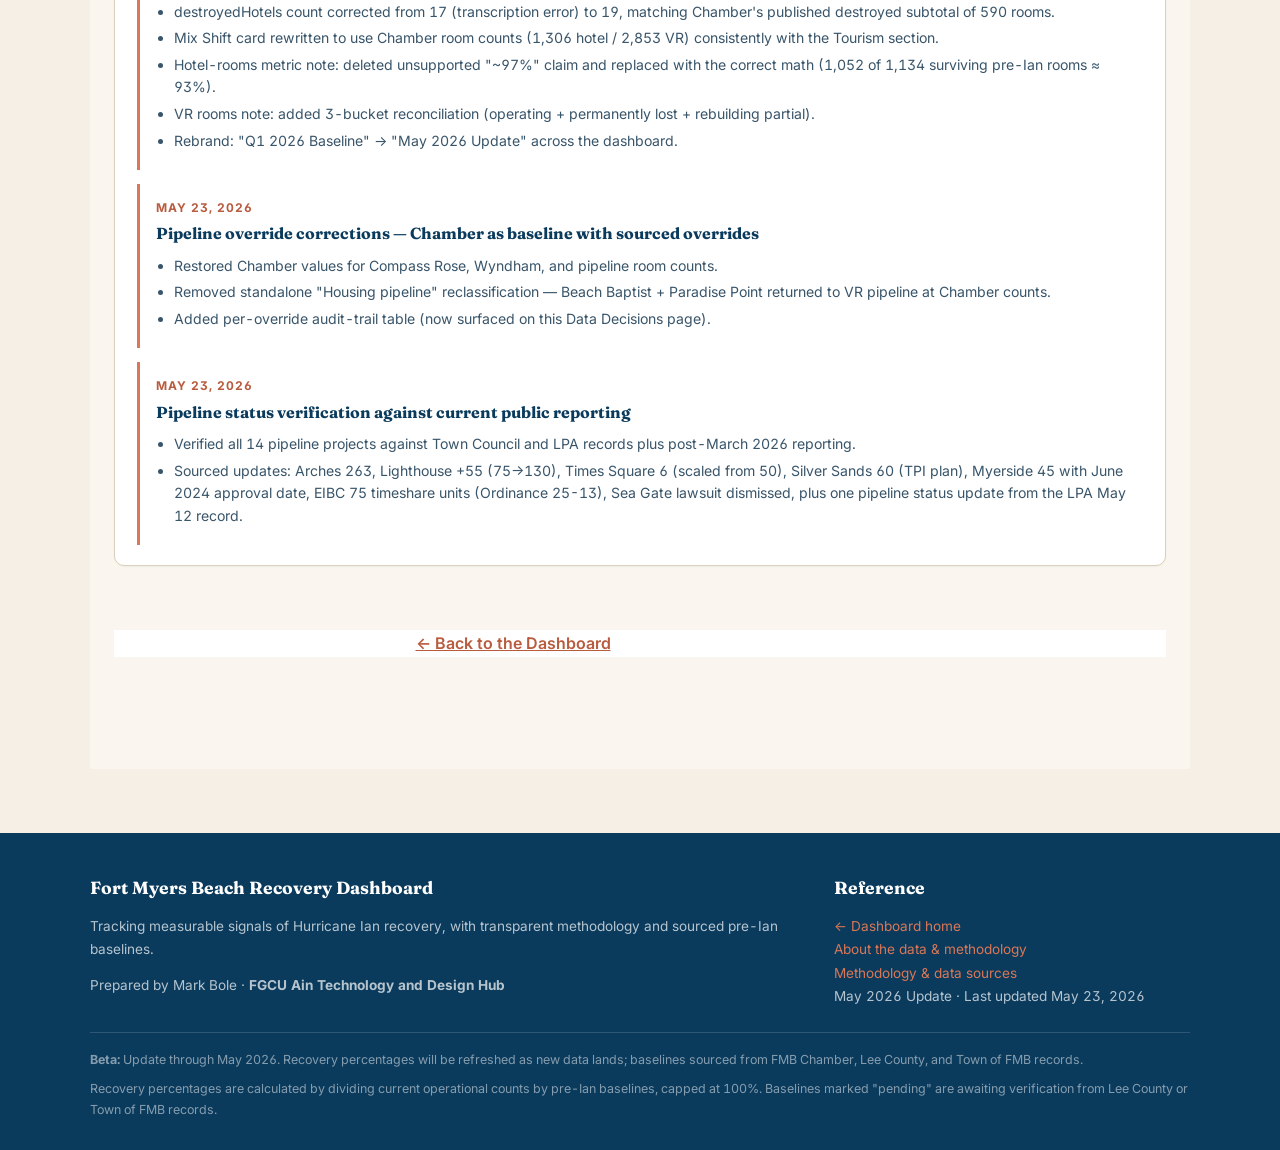
<file: data-decisions.html>
<!DOCTYPE html>
<html lang="en">
<head>
  <meta charset="UTF-8">
  <meta name="viewport" content="width=device-width, initial-scale=1.0">
  <title>Data Decisions | Fort Myers Beach Hurricane Ian Recovery Dashboard</title>
  <meta name="description" content="The audit trail for the FMB Recovery Dashboard — every override vs Chamber March 2026 baseline, documented with sources. Pending Chamber-side clarifications. Dated changelog.">

  <!-- Open Graph -->
  <meta property="og:type" content="website">
  <meta property="og:title" content="Data Decisions | FMB Recovery Dashboard">
  <meta property="og:description" content="Audit trail for the FMB Recovery Dashboard: per-line overrides vs Chamber baseline with sources, plus pending clarifications and changelog.">

  <!-- Favicon: stylized FMB shrimp-boat silhouette -->
  <link rel="icon" type="image/svg+xml" href="/favicon.svg">
  <meta name="theme-color" content="#0a3a5c">

  <!-- Fonts: Fraunces (headings, variable + optical sizes) + Inter (body) -->
  <link rel="preconnect" href="https://fonts.googleapis.com">
  <link rel="preconnect" href="https://fonts.gstatic.com" crossorigin>
  <link href="https://fonts.googleapis.com/css2?family=Fraunces:opsz,wght@9..144,400;9..144,500;9..144,700&family=Inter:wght@400;500;600;700&display=swap" rel="stylesheet">

  <link rel="stylesheet" href="styles.css">
</head>
<body>

<!-- Audit-trail context strip -->
<div class="freshness-banner">
  <strong>Audit trail · Last updated May 23, 2026</strong>
  · Every published number that differs from the FMB Chamber's March 2026 baseline is documented here
  · Return to the <a href="index.html">dashboard</a>
</div>

<!-- Page header -->
<header class="editorial-hero" style="padding: 48px 24px 32px;">
  <div class="editorial-hero-inner">
    <div class="editorial-breadcrumb">
      <a href="index.html">← Back to Dashboard</a>
      <span>›</span>
      <span>Data Decisions</span>
    </div>

    <div class="editorial-meta">
      <span class="editorial-tag">Audit Trail</span>
      <span class="editorial-date">Last updated: May 23, 2026</span>
    </div>

    <h1>Data Decisions</h1>

    <p class="lead">
      This dashboard is a living document. Every number that differs from the FMB Chamber's
      March 2026 Accommodations baseline is documented below with the source authorizing the
      change. Stakeholders, journalists, and the Chamber itself can use this page to verify or
      challenge any line. Where Chamber-side uncertainty kept us from making a sourced override,
      items are flagged for follow-up rather than guessed.
    </p>
  </div>
</header>

<!-- Sticky navigation (same shape as home page; "Data Decisions" is the current page) -->
<nav class="section-nav">
  <div class="section-nav-inner">
    <a href="index.html#tourism">Tourism & Lodging</a>
    <a href="index.html#capacity-vs-revenue">Capacity vs Revenue</a>
    <a href="index.html#sister-cities">Sister-City</a>
    <a href="index.html#housing-market">Housing</a>
    <a href="index.html#economic">Economy</a>
    <a href="index.html#pipeline">In Development</a>
    <a href="data-decisions.html" class="active">Data Decisions</a>
  </div>
</nav>

<main>

  <!-- ============ OVERRIDE LOG ============ -->
  <section class="recovery-section" id="override-log">
    <div class="section-header">
      <h2>Override Log</h2>
      <p class="section-lead">
        Where this dashboard differs from the Chamber March 2026 Accommodations file — with the
        dated source authorizing each change. Anyone can verify or challenge a line.
      </p>
    </div>

    <div class="metric-grid">
      <div class="metric-card" style="grid-column: span 2;">
        <div class="metric-label">9 sourced overrides vs Chamber March 2026</div>
        <div class="audit-table-wrap">
          <table class="audit-table">
            <thead>
              <tr><th>#</th><th>Item</th><th>Chamber March 2026</th><th>We publish</th><th>Authorizing source</th></tr>
            </thead>
            <tbody>
              <tr id="override-1">
                <td>1</td>
                <td><strong>Arches Bayfront</strong><br><small>(pipeline)</small></td>
                <td>256 rooms, "Project approved"</td>
                <td>263 rooms; Council approved June 2025 (4-1, Mayor Allers opposed); pre-construction, several years out</td>
                <td>Beach Observer, <em>"Fort Myers Beach Council approves Arches Bayfront hotel and commercial center by 4-1 vote"</em> (June 2025); WINK News; Gulfshore Business</td>
              </tr>
              <tr id="override-2">
                <td>2</td>
                <td><strong>London Bay project</strong><br><small>(pipeline)</small></td>
                <td>150 rooms, "100 rooms, 50 condos, 46 residences. Project planning in process."</td>
                <td>150 lodging units unchanged. Status updated: LPA recommended denial May 12, 2026; Town Council hearing June 2026</td>
                <td>Town of FMB LPA agenda and meeting record, May 12, 2026</td>
              </tr>
              <tr id="override-3">
                <td>3</td>
                <td><strong>Lighthouse Island Resort expansion</strong><br><small>(pipeline)</small></td>
                <td>+70 rooms, "new rooms, project approved"</td>
                <td>+55 rooms (75 → 130); Council June 2025 with 11 zoning deviations</td>
                <td>B1039, <em>"Fort Myers Beach Council Gives Green Light to 130-Room Lighthouse Resort Expansion"</em> (May 22, 2025); Beach Observer (June 2025)</td>
              </tr>
              <tr id="override-4">
                <td>4</td>
                <td><strong>Times Square (Persaud)</strong><br><small>(pipeline)</small></td>
                <td>50 rooms, "Project going to LPA"</td>
                <td>6 boutique rooms with pool, cabanas, retail; scaled from 50 after LPA pushback; no variances; heading to Council</td>
                <td>Fox 4, <em>"New boutique hotel plans filed for Fort Myers Beach Times Square lot"</em> (September 2025)</td>
              </tr>
              <tr id="override-5">
                <td>5</td>
                <td><strong>Silver Sands / TPI Hospitality</strong><br><small>(pipeline)</small></td>
                <td>46 rooms, "Margaritaville expansion / silver sands resort rebuild"</td>
                <td>60 rooms; 5-story hotel adjacent to Margaritaville; plans to Town June 2026; opening 2028–29</td>
                <td>Beach Observer, <em>"TPI announces plans for new Silver Sands Resort"</em> (April 2026)</td>
              </tr>
              <tr id="override-6">
                <td>6</td>
                <td><strong>Myerside Resort</strong><br><small>(pipeline)</small></td>
                <td>40 rooms, "approved by town council in Feb 2025"</td>
                <td>45 rooms; Council approved June 17, 2024 (4-1, Allers opposed); corrects Chamber's date</td>
                <td>Beach Observer, <em>"Fort Myers Beach Council moves CPD forward for Myerside Resort hotel"</em> (June 2024); Gulfshore Business</td>
              </tr>
              <tr id="override-7">
                <td>7</td>
                <td><strong>Pink Shell Bayside</strong><br><small>(pipeline; detail addition)</small></td>
                <td>40 rooms, "approved by town council in Feb 2025"</td>
                <td>40 rooms unchanged; added "Council February 3, 2025 (4-0 unanimous)"</td>
                <td>Fox 4, <em>"Pink Shell Resort on Fort Myers Beach has been approved for a $40M expansion"</em> (February 2025); WINK News</td>
              </tr>
              <tr id="override-8">
                <td>8</td>
                <td><strong>Sea Gate / Red Coconut (Oceanside)</strong><br><small>(pipeline; status update)</small></td>
                <td>137 rooms, "Project approved"</td>
                <td>137 rooms unchanged; added "Council Dec 2024 (3-2); residents' lawsuit dismissed by Judge McHugh May 2026; cleared to proceed"</td>
                <td>Beach Talk Radio, <em>"Complete Victory For Seagate"</em> (May 2026); B1039 (August 2025)</td>
              </tr>
              <tr id="override-9">
                <td>9</td>
                <td><strong>Estero Island Beach Club</strong><br><small>(pipeline; VR)</small></td>
                <td>170 rooms, "timeshare, project approved"</td>
                <td>75 timeshare units; Council unanimous May 2025; 5-story (reduced from 10); target summer 2027</td>
                <td>Town of FMB Ordinance 25-13; Beach Observer, <em>"Fort Myers Beach LPA approves Estero Island Beach Club rebuild plans, rezoning"</em> (May 2025); Beach Talk Radio</td>
              </tr>
            </tbody>
          </table>
        </div>
        <div class="metric-source" style="margin-top: 14px;">
          Net effect of pipeline overrides: Chamber 1,303 rooms / 14 projects → 1,175 rooms / 14 projects.
        </div>
      </div>
    </div>
  </section>

  <!-- ============ PENDING CHAMBER CLARIFICATION ============ -->
  <section class="recovery-section" id="pending-clarification">
    <div class="section-header">
      <h2>Pending Chamber Clarification</h2>
      <p class="section-lead">
        Items where Chamber-side uncertainty kept us from making a sourced override. Flagged for
        follow-up with the FMB Chamber rather than guessed at.
      </p>
    </div>

    <div class="metric-grid">
      <div class="metric-card watchlist" style="grid-column: span 2;">
        <div class="metric-label">Items we couldn't source</div>
        <ul style="margin: 12px 0 0 18px; color: var(--text-secondary); font-size: 0.92rem; line-height: 1.7;">
          <li>
            <strong>Sandcastle Beach Club</strong> (905 Estero Blvd, 53 rooms in destroyed list) —
            Chamber's own note reads <em>"closed. 20 or 53 rooms?"</em> Chamber itself is uncertain
            about the count and the property's current status. Booking platforms (Kayak, TripAdvisor,
            Trip.com) and the property's own website show the resort operational, but no single
            source confirms post-Ian rebuild date or current room count. Kept at Chamber's 53 in the
            destroyed list for now.
          </li>
          <li>
            <strong>Compass Rose project</strong> (140 rooms in pipeline list) — Chamber lists
            <em>"permanent holding pattern."</em> No corroborating public reporting confirms an
            active hotel project at this name. Kept in pipeline at Chamber's 140 rooms.
          </li>
          <li>
            <strong>Housing figures (Redfin region 6212)</strong> — sourced from Redfin's
            chart API for the Mar 2026 vs Mar 2022 single-month comparison. All numbers
            are <strong>provisional pending full Southwest Florida MLS verification</strong>.
            Any deltas between Redfin and the MLS pull will be reconciled and documented in
            the Override Log once the verification data arrives.
          </li>
        </ul>
        <div class="metric-source">
          Flagged for follow-up with Jackie Lysak at FMB Chamber.
        </div>
      </div>
    </div>
  </section>

  <!-- ============ CHANGELOG ============ -->
  <section class="recovery-section" id="changelog">
    <div class="section-header">
      <h2>Changelog</h2>
      <p class="section-lead">
        Dated entries showing what changed in each dashboard update. Newest first. Backed by the
        <code>changelog</code> array in <code>data/metrics.json</code> and git history at
        <a href="https://github.com/mb3700/fmb-ian-recovery" target="_blank">github.com/mb3700/fmb-ian-recovery</a>.
      </p>
    </div>

    <div class="metric-grid">
      <div class="metric-card" style="grid-column: span 2;">
        <div class="changelog">

          <div class="changelog-entry">
            <div class="changelog-date">May 23, 2026</div>
            <div class="changelog-title">Housing section: remove Lee County context block</div>
            <ul>
              <li>Removed the Lee County context block below the housing card grid. Time-period mismatch (April Lee County data alongside March FMB cards) and mixed aggregation (single-month vs trailing-12-month) made it confusing.</li>
              <li>Lee County DOM reference chips on the two DOM cards kept (single-number reference points are fine; can swap in March values if available later).</li>
              <li>Housing section now consists of: title + provisional verification banner + 6-card grid.</li>
            </ul>
          </div>

          <div class="changelog-entry">
            <div class="changelog-date">May 23, 2026</div>
            <div class="changelog-title">Housing section: add "Provisional — pending MLS verification" banner</div>
            <ul>
              <li>Added a yellow refresh-banner inside the Housing Market Activity section header (same visual pattern as the methodology page's bed-tax FY26 Q1 banner).</li>
              <li>Banner states: all housing numbers will be confirmed against full Southwest Florida MLS data once received.</li>
              <li>Parallel entry added to the "Pending Chamber Clarification" panel above so the verification-pending status is discoverable from the audit-trail page.</li>
              <li>No card data changed — this is purely a transparency caveat. Any deltas surfaced by the MLS pull will be reconciled and documented in the Override Log when the verification data arrives.</li>
            </ul>
          </div>

          <div class="changelog-entry">
            <div class="changelog-date">May 23, 2026</div>
            <div class="changelog-title">Active Listings card simplified: drop days-of-supply / days-to-clear framing</div>
            <ul>
              <li>Page now sticks to a single time concept — days on market — throughout the housing section. The supply-clearance framing (even using matching day units) was a distinct concept that risked confusing readers; dropped per Mark's call.</li>
              <li>Active Listings card now has one qualitative chip: <strong>"↓ High inventory — buyer's market"</strong>.</li>
              <li>Lee County context block trimmed to just closing counts + median + DOM. The "FMB's ~395 days to clear vs county-wide 131-176" comparison is gone.</li>
              <li>data/metrics.json: removed currentDaysSupply / preIanDaysSupply fields from the Active Listings metric.</li>
            </ul>
          </div>

          <div class="changelog-entry">
            <div class="changelog-date">May 23, 2026</div>
            <div class="changelog-title">Housing cards: drop "Median Sale Price (All Types)" — confusing alongside SFR/condo split</div>
            <ul>
              <li>Dropped the Median Sale Price (All Types) card. The All-Types DOM of 100 days read as a contradiction next to SFR 312 / Condo 94 (it's a valid weighted median — condos dominate volume — but it invited the wrong math at a glance).</li>
              <li>Median price by type is preserved as a chip on each Sales card: SFR Sales shows <strong>$870K (was $1,080K · −19%)</strong>; Condo Sales shows <strong>$472,500 (was $675K · −30%)</strong>.</li>
              <li>Active Listings supply chip relabeled from "~395 days of supply" to <strong>"~395 days to clear inventory at current sales pace"</strong> — keeps the day unit but distinguishes it from days-on-market.</li>
              <li>Lee County context block uses the same phrasing (131 days SFR / 176 days condo to clear).</li>
              <li>Housing grid is now <strong>5 cards</strong> instead of 6.</li>
            </ul>
          </div>

          <div class="changelog-entry">
            <div class="changelog-date">May 23, 2026</div>
            <div class="changelog-title">Housing cards reframed: delta vs pre-Ian (negative when worse), red 'gap' progress bars</div>
            <ul>
              <li>Headline framing flipped from "X% of March 2022" (reads positive) to <strong>"−X% vs March 2022"</strong> (reads as actual contraction). SFR sales now <strong>−53%</strong>, Condo sales <strong>−33%</strong>, Median Price (All) <strong>−28%</strong> — each with a red gap bar filling the loss.</li>
              <li>Inverse-metric cards show absolute change instead of multiples: <strong>DOM SFR +290 days</strong>, <strong>DOM Condo +87 days</strong>, <strong>Active Listings +304%</strong> (+350 listings). Bars fill 100% red since current is multiples above pre-Ian.</li>
              <li>Chips reframed with the same delta convention: median price −19% / −30%, sale-to-list −7.1 pts, above-list −30.8 pts.</li>
              <li>Editorial rationale: "47% of pre-Ian" sounds like halfway-recovered when in fact the market contracted 53%. Negative deltas tell the truth.</li>
            </ul>
          </div>

          <div class="changelog-entry">
            <div class="changelog-date">May 23, 2026</div>
            <div class="changelog-title">Housing cards populated from Redfin direct API pull — Mar 2026 vs Mar 2022</div>
            <ul>
              <li>Replaced 5 placeholder housing cards with populated data pulled directly from <a href="https://www.redfin.com/city/6212/FL/Fort-Myers-Beach/housing-market" target="_blank">Redfin's Fort Myers Beach housing market</a> chart API (region 6212).</li>
              <li>SFR Sales <strong>7 / 15</strong> (47% of March 2022); Condo Sales <strong>22 / 33</strong> (67%); Median Price <strong>$542K / $750K</strong> (72%); SFR Days on Market <strong>312 / 22</strong> (14× longer); Condo Days on Market <strong>94 / 7</strong> (13× longer); Active Listings (All Types) <strong>465 / 115</strong> (4.0× pre-Ian — Redfin current snapshot vs a Southwest Florida MLS May 2022 report).</li>
              <li>Methodology: same-month-prior-year (March 2026 vs March 2022). Pre-Ian baseline clean since Ian landfall was Sept 28, 2022. Single source on both sides — apples-to-apples comparison.</li>
              <li>Sourcing switched from SWFL MLS via Barrera/Beach Talk Radio (annual context only) to Redfin direct (single-month splits by property type — IDs 6 = Single-Family, 3 = Condos/Co-ops, All = All Home Types).</li>
              <li>Card lineup updated: Single-Family Home Sales / Condo Sales / Median Sale Price (All) / DOM — SFR / DOM — Condo. Replaces the earlier SFR Listings, Condo Listings, Vacant Lot Sales lineup (Redfin doesn't categorize lots, and pre-Ian active-listings split by type isn't on Redfin's API).</li>
              <li>Optional future refinement: a direct Southwest Florida MLS pull could provide per-property-type splits for the listings card if a per-type breakout is wanted.</li>
            </ul>
          </div>

          <div class="changelog-entry">
            <div class="changelog-date">May 23, 2026</div>
            <div class="changelog-title">Housing Market section rebuilt — value-over-percentage format with SWFL MLS sourcing</div>
            <ul>
              <li>Replaced four placeholder cards + Direction & Context cards with a 5-card grid: Residential Home Sales, Residential Listings, Condo Sales, Condo Listings, Vacant Lot Sales.</li>
              <li>Methodology: most-recent-month vs same-month-2022 (rolling). Any month before October 2022 is a clean pre-Ian baseline since Ian made landfall September 28, 2022. Same-month comparison preserves seasonality.</li>
              <li>Data sourcing: Southwest Florida MLS data published in Beach Talk Radio News. Full-year context populated (SFR 2021=192, 2024=70; condo 2021=401, 2024=166; lots 2024=32). Single-month current and pre-Ian figures pending a direct MLS pull via FMB Chamber.</li>
              <li>Active-listings cards populated current-side from most recent published count (201 SFR / 316 condo, May 2025); pre-Ian baselines pending.</li>
              <li>Added Lee County context block below the grid: April 2026 Florida Realtors / RPCRA aggregates (SFR 313 closings at $465K, Condo 297 closings at $246.5K) and FMB zip totals from Realtytrac ($614.2K median sold, 526 TTM closings, 667 listed).</li>
              <li>Dropped the Home Sales YoY card (Feb 2026 +69%) and standalone Median Price + DOM card — replaced by the new sales cards and Lee County context block.</li>
              <li>Tightened the Chamber outreach draft to ask for single-month figures specifically.</li>
            </ul>
          </div>

          <div class="changelog-entry">
            <div class="changelog-date">May 23, 2026</div>
            <div class="changelog-title">Consistency audit + May 2026 Update rebrand</div>
            <ul>
              <li>destroyedHotels count corrected from 17 (transcription error) to 19, matching Chamber's published destroyed subtotal of 590 rooms.</li>
              <li>Mix Shift card rewritten to use Chamber room counts (1,306 hotel / 2,853 VR) consistently with the Tourism section.</li>
              <li>Hotel-rooms metric note: deleted unsupported "~97%" claim and replaced with the correct math (1,052 of 1,134 surviving pre-Ian rooms ≈ 93%).</li>
              <li>VR rooms note: added 3-bucket reconciliation (operating + permanently lost + rebuilding partial).</li>
              <li>Rebrand: "Q1 2026 Baseline" → "May 2026 Update" across the dashboard.</li>
            </ul>
          </div>

          <div class="changelog-entry">
            <div class="changelog-date">May 23, 2026</div>
            <div class="changelog-title">Pipeline override corrections — Chamber as baseline with sourced overrides</div>
            <ul>
              <li>Restored Chamber values for Compass Rose, Wyndham, and pipeline room counts.</li>
              <li>Removed standalone "Housing pipeline" reclassification — Beach Baptist + Paradise Point returned to VR pipeline at Chamber counts.</li>
              <li>Added per-override audit-trail table (now surfaced on this Data Decisions page).</li>
            </ul>
          </div>

          <div class="changelog-entry">
            <div class="changelog-date">May 23, 2026</div>
            <div class="changelog-title">Pipeline status verification against current public reporting</div>
            <ul>
              <li>Verified all 14 pipeline projects against Town Council and LPA records plus post-March 2026 reporting.</li>
              <li>Sourced updates: Arches 263, Lighthouse +55 (75→130), Times Square 6 (scaled from 50), Silver Sands 60 (TPI plan), Myerside 45 with June 2024 approval date, EIBC 75 timeshare units (Ordinance 25-13), Sea Gate lawsuit dismissed, plus one pipeline status update from the LPA May 12 record.</li>
            </ul>
          </div>

        </div>
      </div>
    </div>
  </section>

  <section class="recovery-section">
    <div class="section-header" style="text-align: center;">
      <p class="section-lead">
        <a href="index.html" style="color: var(--seafoam-dark, var(--seafoam)); font-weight: 600;">← Back to the Dashboard</a>
      </p>
    </div>
  </section>

</main>

<!-- Footer -->
<footer class="dashboard-footer">
  <div class="footer-inner">
    <div>
      <h3>Fort Myers Beach Recovery Dashboard</h3>
      <p>
        Tracking measurable signals of Hurricane Ian recovery, with transparent methodology and
        sourced pre-Ian baselines.
      </p>
      <p style="margin-top: 12px;">
        Prepared by Mark Bole &middot;
        <strong>FGCU Ain Technology and Design Hub</strong>
      </p>
    </div>
    <div>
      <h3>Reference</h3>
      <p>
        <a href="index.html">← Dashboard home</a><br>
        <a href="methodology.html">About the data &amp; methodology</a><br>
        <a href="methodology.html">Methodology &amp; data sources</a><br>
        May 2026 Update · Last updated May 23, 2026
      </p>
    </div>
  </div>
  <div class="footer-meta">
    <p style="margin: 0 0 8px;"><strong>Beta:</strong> Update through May 2026. Recovery percentages will be refreshed as new data lands; baselines sourced from FMB Chamber, Lee County, and Town of FMB records.</p>
    <p style="margin: 0;">Recovery percentages are calculated by dividing current operational counts by pre-Ian baselines, capped at 100%. Baselines marked "pending" are awaiting verification from Lee County or Town of FMB records.</p>
  </div>
</footer>

</body>
</html>
</content>
</file>
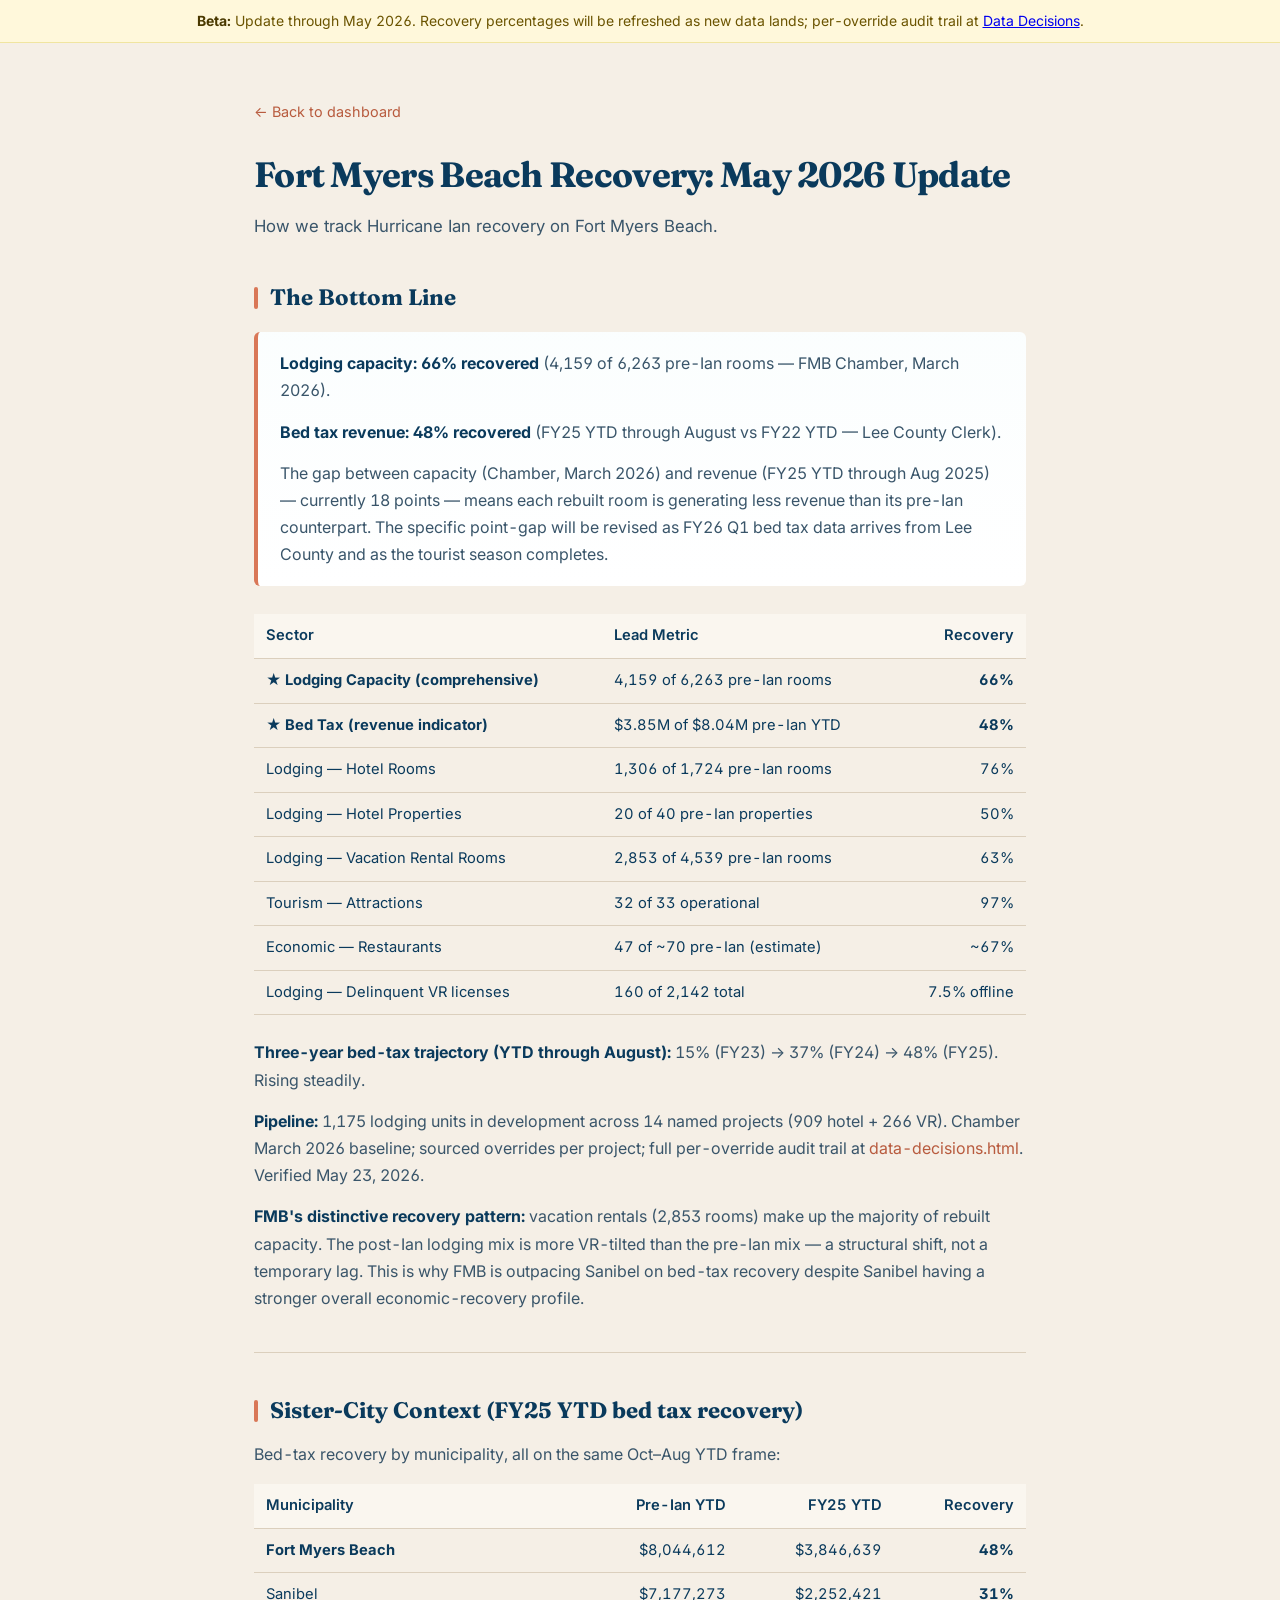
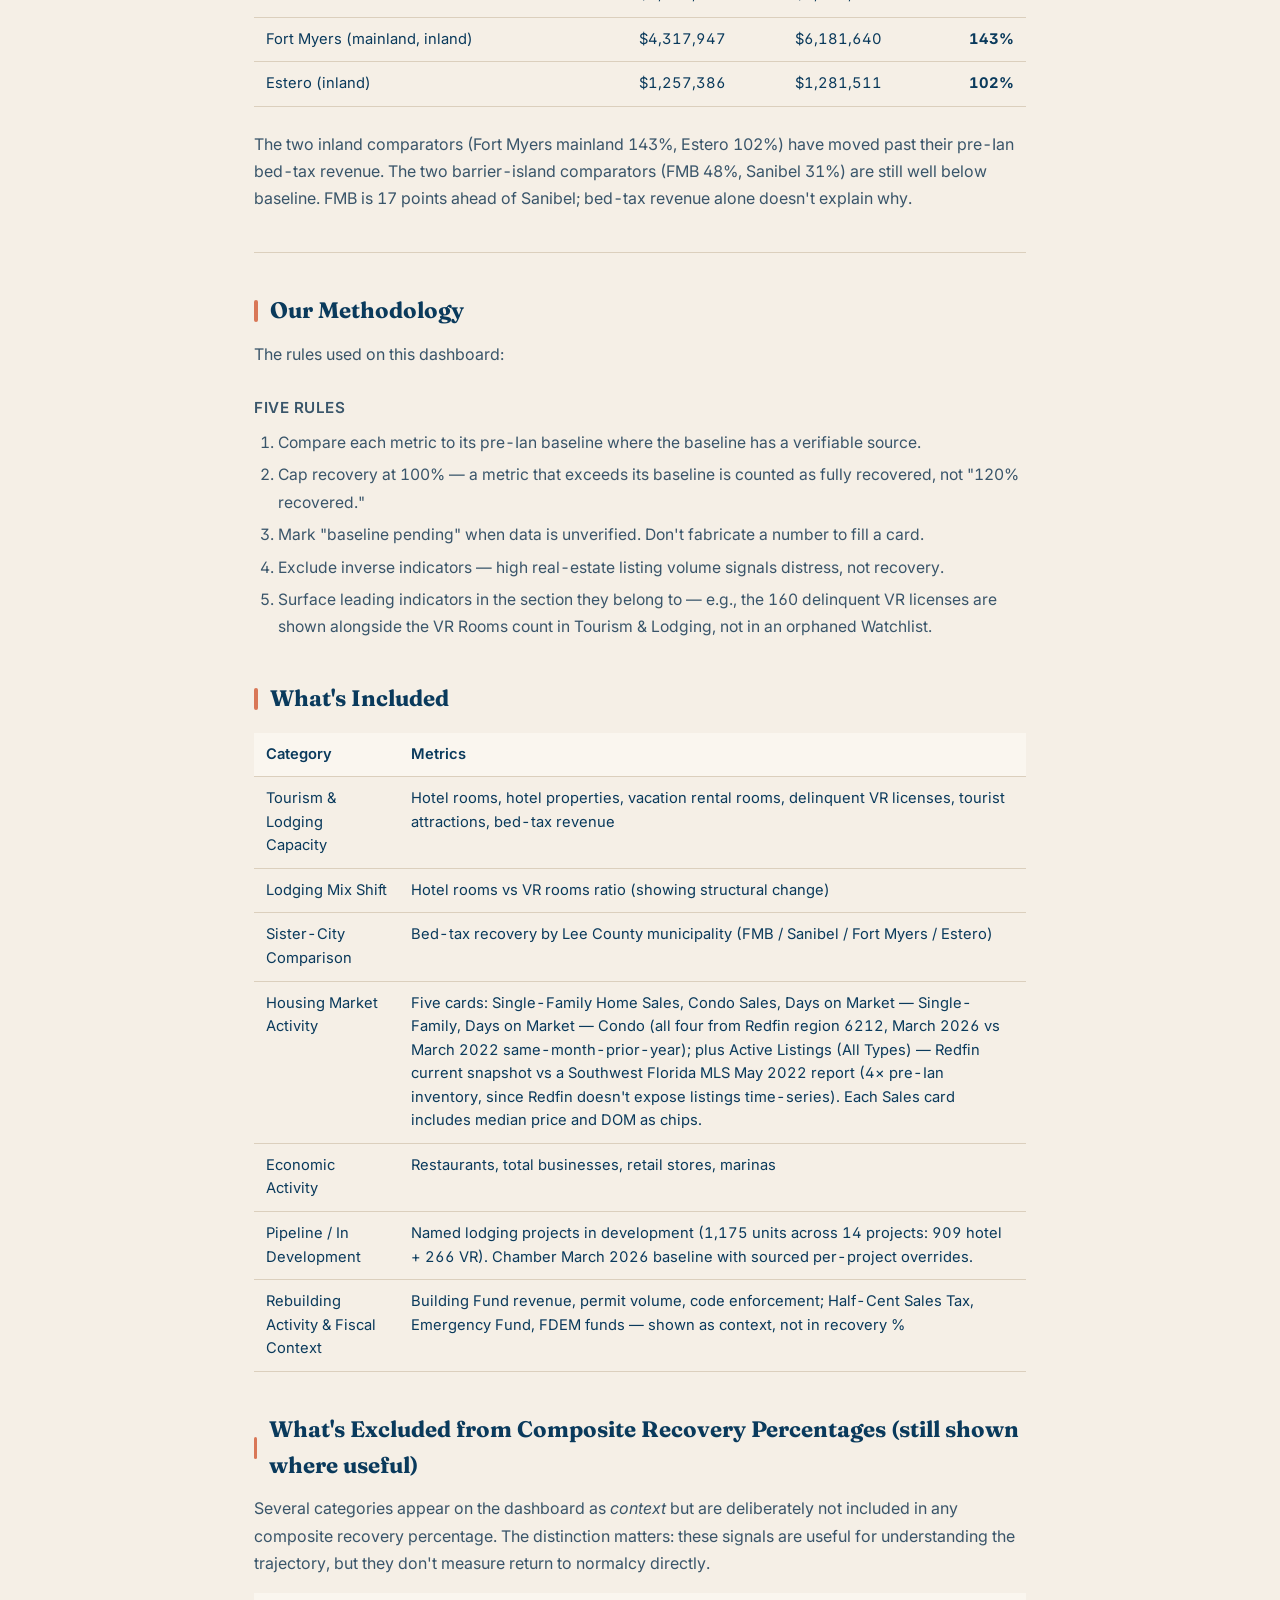
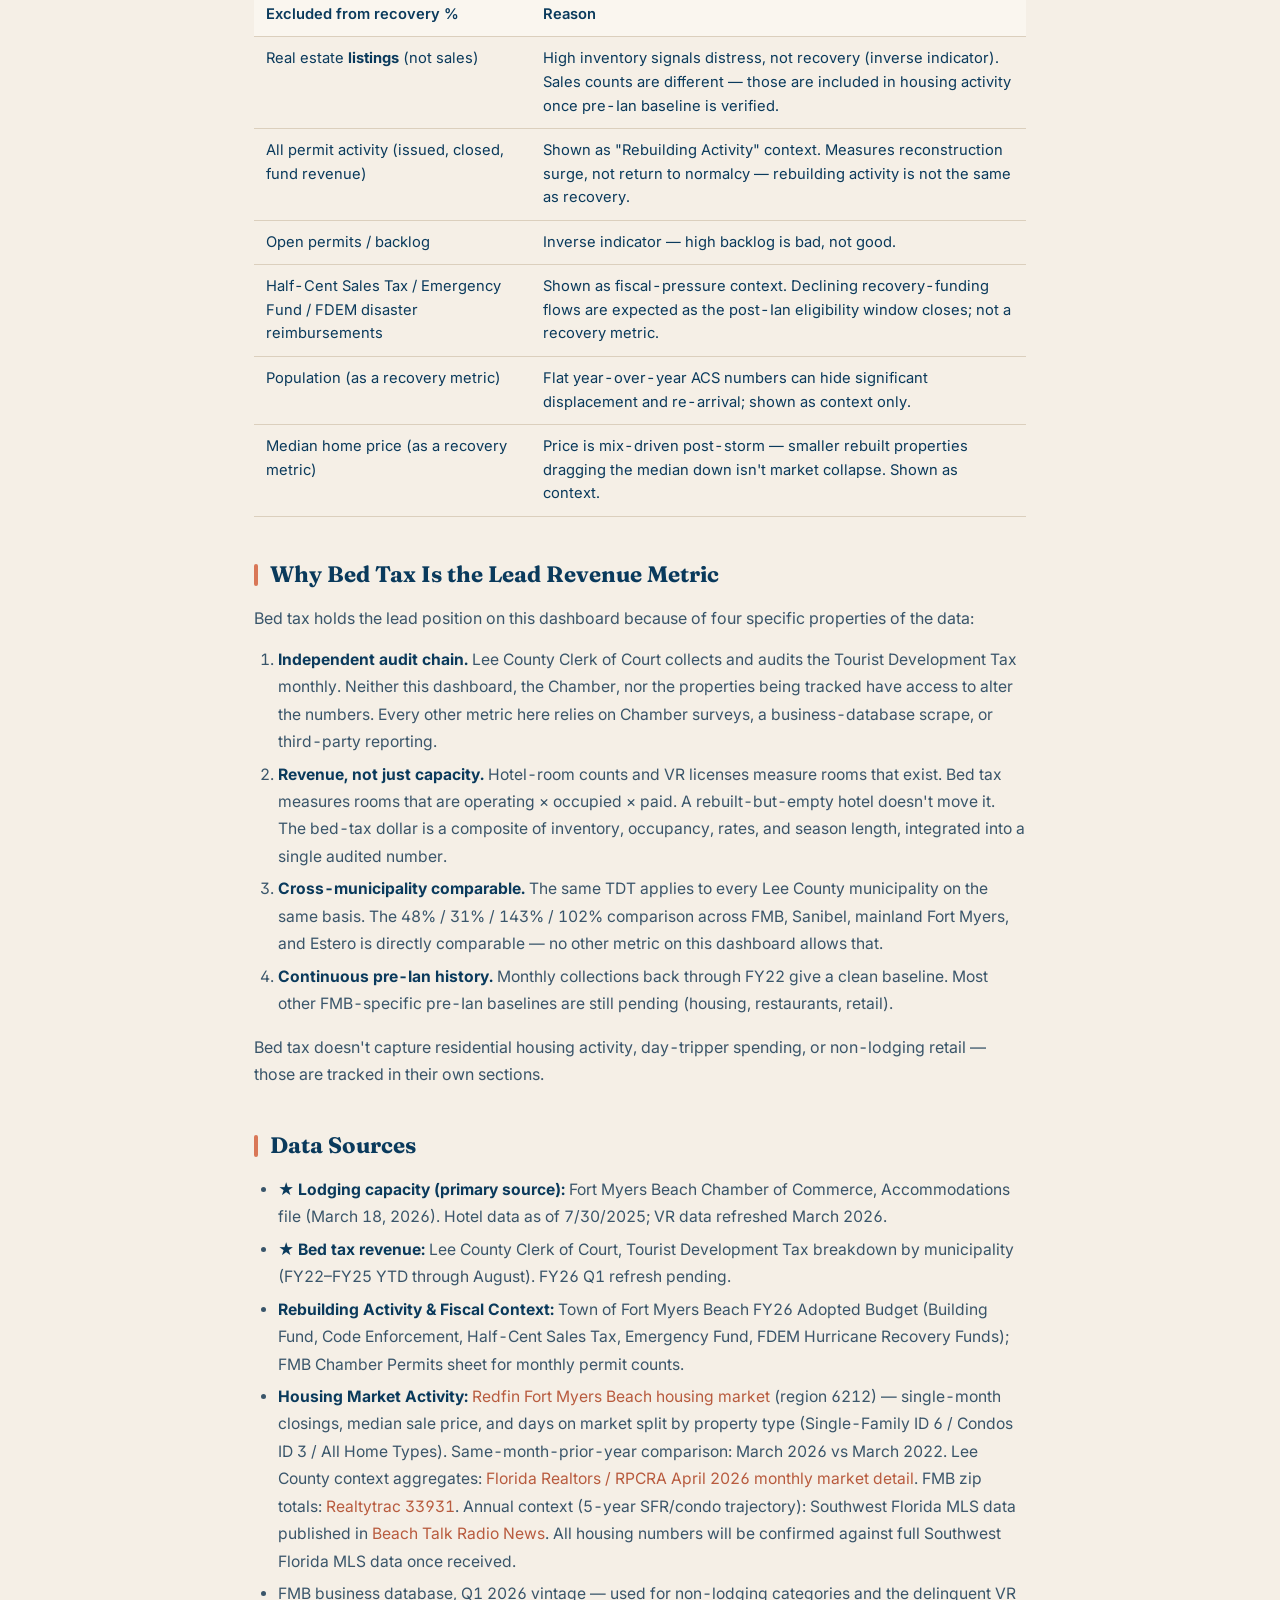
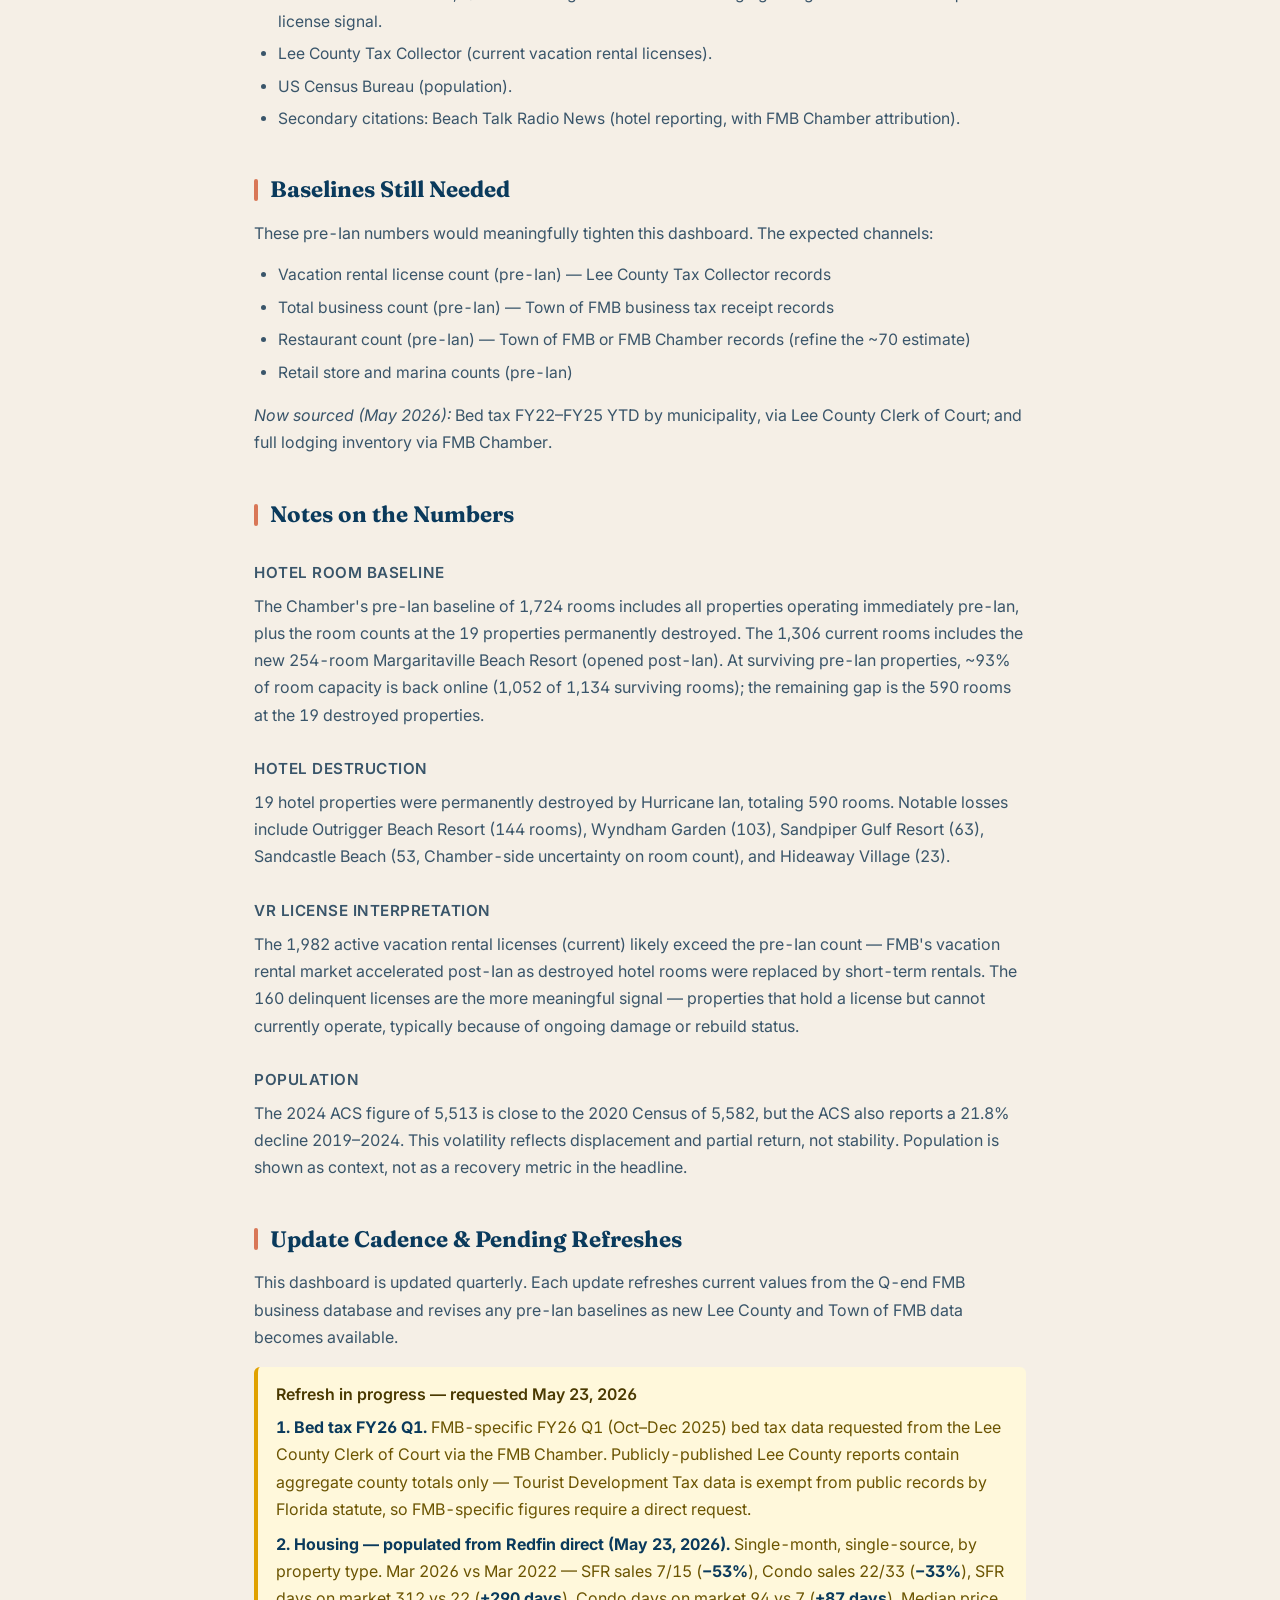
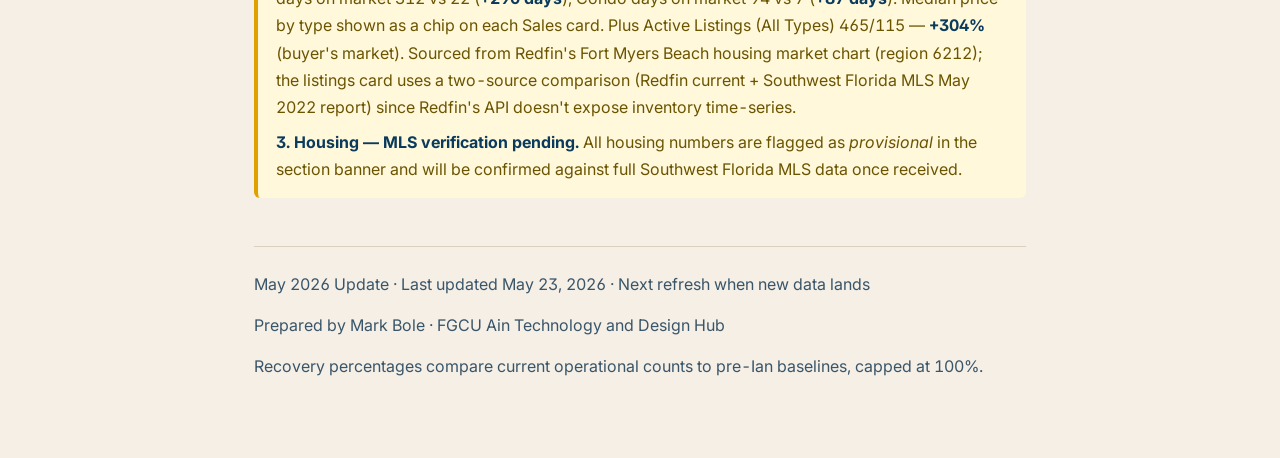
<file: methodology.html>
<!DOCTYPE html>
<html lang="en">
<head>
  <meta charset="UTF-8">
  <meta name="viewport" content="width=device-width, initial-scale=1.0">
  <title>Methodology — Fort Myers Beach Hurricane Ian Recovery Dashboard</title>
  <meta name="description" content="How we measure Fort Myers Beach's recovery from Hurricane Ian — methodology, data sources, included and excluded metrics.">

  <!-- Favicon: stylized FMB shrimp-boat silhouette -->
  <link rel="icon" type="image/svg+xml" href="/favicon.svg">
  <meta name="theme-color" content="#0a3a5c">

  <link rel="preconnect" href="https://fonts.googleapis.com">
  <link rel="preconnect" href="https://fonts.gstatic.com" crossorigin>
  <link href="https://fonts.googleapis.com/css2?family=Fraunces:opsz,wght@9..144,400;9..144,500;9..144,700&family=Inter:wght@400;500;600;700&display=swap" rel="stylesheet">

  <link rel="stylesheet" href="styles.css">

  <style>
    /* Methodology page narrows the main column for readable prose */
    .methodology-wrap {
      max-width: 820px;
      margin: 0 auto;
      padding: 56px 24px 64px;
    }
    .methodology-wrap h1 {
      font-family: var(--font-heading);
      font-size: 2.2rem;
      color: var(--ocean-navy);
      margin-bottom: 8px;
      letter-spacing: -0.02em;
    }
    .methodology-wrap h2 {
      font-family: var(--font-heading);
      font-size: 1.4rem;
      color: var(--ocean-navy);
      margin: 40px 0 12px;
      display: flex;
      align-items: center;
    }
    .methodology-wrap h2::before {
      content: '';
      width: 4px;
      height: 22px;
      background: var(--seafoam);
      border-radius: 2px;
      margin-right: 12px;
    }
    .methodology-wrap h3 {
      font-family: var(--font-body);
      font-size: 0.95rem;
      text-transform: uppercase;
      letter-spacing: 0.5px;
      color: var(--text-secondary);
      font-weight: 600;
      margin: 28px 0 8px;
    }
    .methodology-wrap p {
      color: var(--text-secondary);
      font-size: 1rem;
      line-height: 1.7;
      margin-bottom: 14px;
    }
    .methodology-wrap ul, .methodology-wrap ol {
      color: var(--text-secondary);
      font-size: 0.98rem;
      line-height: 1.75;
      margin: 8px 0 16px 24px;
    }
    .methodology-wrap li { margin-bottom: 5px; }
    .methodology-wrap strong { color: var(--ocean-navy); }
    .methodology-wrap table {
      width: 100%;
      border-collapse: collapse;
      margin: 16px 0 24px;
      font-size: 0.92rem;
    }
    .methodology-wrap th, .methodology-wrap td {
      padding: 10px 12px;
      border-bottom: 1px solid var(--border-light);
      text-align: left;
      vertical-align: top;
    }
    .methodology-wrap th {
      background: var(--warm-sand-light);
      color: var(--ocean-navy);
      font-weight: 600;
      font-family: var(--font-body);
    }
    .methodology-wrap td.num, .methodology-wrap th.num { text-align: right; }
    .methodology-wrap a { color: var(--seafoam-dark); text-decoration: none; }
    .methodology-wrap a:hover { text-decoration: underline; }
    .methodology-wrap hr {
      border: none;
      border-top: 1px solid var(--border-light);
      margin: 40px 0;
    }
    .lead-callout {
      background: linear-gradient(180deg, hsl(185 65% 99%), white);
      border-left: 4px solid var(--seafoam);
      padding: 18px 22px;
      border-radius: 6px;
      margin: 16px 0 28px;
    }
    .lead-callout p:last-child { margin-bottom: 0; }
    .back-link {
      display: inline-block;
      color: var(--seafoam-dark);
      text-decoration: none;
      font-size: 0.9rem;
      margin-bottom: 24px;
    }
    .back-link:hover { text-decoration: underline; }
    .footer-meta-page {
      color: var(--text-tertiary);
      font-size: 0.85rem;
      margin-top: 48px;
      padding-top: 24px;
      border-top: 1px solid var(--border-light);
    }
  </style>
</head>
<body>

<div class="beta-banner">
  <strong>Beta:</strong> Update through May 2026. Recovery percentages will be refreshed as new data lands; per-override audit trail at <a href="data-decisions.html">Data Decisions</a>.
</div>

<div class="methodology-wrap">

  <a href="index.html" class="back-link">← Back to dashboard</a>

  <h1>Fort Myers Beach Recovery: May 2026 Update</h1>
  <p style="font-size: 1.05rem; color: var(--text-secondary); margin-bottom: 24px;">
    How we track Hurricane Ian recovery on Fort Myers Beach.
  </p>

  <h2>The Bottom Line</h2>

  <div class="lead-callout">
    <p><strong>Lodging capacity: 66% recovered</strong> (4,159 of 6,263 pre-Ian rooms — FMB Chamber, March 2026).</p>
    <p><strong>Bed tax revenue: 48% recovered</strong> (FY25 YTD through August vs FY22 YTD — Lee County Clerk).</p>
    <p>The gap between capacity (Chamber, March 2026) and revenue (FY25 YTD through Aug 2025) — currently 18 points — means each rebuilt room is generating less revenue than its pre-Ian counterpart. The specific point-gap will be revised as FY26 Q1 bed tax data arrives from Lee County and as the tourist season completes.</p>
  </div>

  <table>
    <thead>
      <tr><th>Sector</th><th>Lead Metric</th><th class="num">Recovery</th></tr>
    </thead>
    <tbody>
      <tr><td><strong>★ Lodging Capacity (comprehensive)</strong></td><td>4,159 of 6,263 pre-Ian rooms</td><td class="num"><strong>66%</strong></td></tr>
      <tr><td><strong>★ Bed Tax (revenue indicator)</strong></td><td>$3.85M of $8.04M pre-Ian YTD</td><td class="num"><strong>48%</strong></td></tr>
      <tr><td>Lodging — Hotel Rooms</td><td>1,306 of 1,724 pre-Ian rooms</td><td class="num">76%</td></tr>
      <tr><td>Lodging — Hotel Properties</td><td>20 of 40 pre-Ian properties</td><td class="num">50%</td></tr>
      <tr><td>Lodging — Vacation Rental Rooms</td><td>2,853 of 4,539 pre-Ian rooms</td><td class="num">63%</td></tr>
      <tr><td>Tourism — Attractions</td><td>32 of 33 operational</td><td class="num">97%</td></tr>
      <tr><td>Economic — Restaurants</td><td>47 of ~70 pre-Ian (estimate)</td><td class="num">~67%</td></tr>
      <tr><td>Lodging — Delinquent VR licenses</td><td>160 of 2,142 total</td><td class="num">7.5% offline</td></tr>
    </tbody>
  </table>

  <p><strong>Three-year bed-tax trajectory (YTD through August):</strong> 15% (FY23) → 37% (FY24) → 48% (FY25). Rising steadily.</p>

  <p><strong>Pipeline:</strong> 1,175 lodging units in development across 14 named projects (909 hotel + 266 VR). Chamber March 2026 baseline; sourced overrides per project; full per-override audit trail at <a href="data-decisions.html">data-decisions.html</a>. Verified May 23, 2026.</p>

  <p><strong>FMB's distinctive recovery pattern:</strong> vacation rentals (2,853 rooms) make up the majority of rebuilt capacity. The post-Ian lodging mix is more VR-tilted than the pre-Ian mix — a structural shift, not a temporary lag. This is why FMB is outpacing Sanibel on bed-tax recovery despite Sanibel having a stronger overall economic-recovery profile.</p>

  <hr>

  <h2>Sister-City Context (FY25 YTD bed tax recovery)</h2>

  <p>Bed-tax recovery by municipality, all on the same Oct–Aug YTD frame:</p>

  <table>
    <thead>
      <tr><th>Municipality</th><th class="num">Pre-Ian YTD</th><th class="num">FY25 YTD</th><th class="num">Recovery</th></tr>
    </thead>
    <tbody>
      <tr><td><strong>Fort Myers Beach</strong></td><td class="num">$8,044,612</td><td class="num">$3,846,639</td><td class="num"><strong>48%</strong></td></tr>
      <tr><td>Sanibel</td><td class="num">$7,177,273</td><td class="num">$2,252,421</td><td class="num"><strong>31%</strong></td></tr>
      <tr><td>Fort Myers (mainland, inland)</td><td class="num">$4,317,947</td><td class="num">$6,181,640</td><td class="num"><strong>143%</strong></td></tr>
      <tr><td>Estero (inland)</td><td class="num">$1,257,386</td><td class="num">$1,281,511</td><td class="num"><strong>102%</strong></td></tr>
    </tbody>
  </table>

  <p>The two inland comparators (Fort Myers mainland 143%, Estero 102%) have moved past their pre-Ian bed-tax revenue. The two barrier-island comparators (FMB 48%, Sanibel 31%) are still well below baseline. FMB is 17 points ahead of Sanibel; bed-tax revenue alone doesn't explain why.</p>

  <hr>

  <h2>Our Methodology</h2>

  <p>The rules used on this dashboard:</p>

  <h3>Five Rules</h3>
  <ol>
    <li>Compare each metric to its pre-Ian baseline where the baseline has a verifiable source.</li>
    <li>Cap recovery at 100% — a metric that exceeds its baseline is counted as fully recovered, not "120% recovered."</li>
    <li>Mark "baseline pending" when data is unverified. Don't fabricate a number to fill a card.</li>
    <li>Exclude inverse indicators — high real-estate listing volume signals distress, not recovery.</li>
    <li>Surface leading indicators in the section they belong to — e.g., the 160 delinquent VR licenses are shown alongside the VR Rooms count in Tourism &amp; Lodging, not in an orphaned Watchlist.</li>
  </ol>

  <h2>What's Included</h2>
  <table>
    <thead><tr><th>Category</th><th>Metrics</th></tr></thead>
    <tbody>
      <tr><td>Tourism &amp; Lodging Capacity</td><td>Hotel rooms, hotel properties, vacation rental rooms, delinquent VR licenses, tourist attractions, bed-tax revenue</td></tr>
      <tr><td>Lodging Mix Shift</td><td>Hotel rooms vs VR rooms ratio (showing structural change)</td></tr>
      <tr><td>Sister-City Comparison</td><td>Bed-tax recovery by Lee County municipality (FMB / Sanibel / Fort Myers / Estero)</td></tr>
      <tr><td>Housing Market Activity</td><td>Five cards: Single-Family Home Sales, Condo Sales, Days on Market — Single-Family, Days on Market — Condo (all four from Redfin region 6212, March 2026 vs March 2022 same-month-prior-year); plus Active Listings (All Types) — Redfin current snapshot vs a Southwest Florida MLS May 2022 report (4× pre-Ian inventory, since Redfin doesn't expose listings time-series). Each Sales card includes median price and DOM as chips.</td></tr>
      <tr><td>Economic Activity</td><td>Restaurants, total businesses, retail stores, marinas</td></tr>
      <tr><td>Pipeline / In Development</td><td>Named lodging projects in development (1,175 units across 14 projects: 909 hotel + 266 VR). Chamber March 2026 baseline with sourced per-project overrides.</td></tr>
      <tr><td>Rebuilding Activity &amp; Fiscal Context</td><td>Building Fund revenue, permit volume, code enforcement; Half-Cent Sales Tax, Emergency Fund, FDEM funds — shown as context, not in recovery %</td></tr>
    </tbody>
  </table>

  <h2>What's Excluded from Composite Recovery Percentages (still shown where useful)</h2>
  <p>Several categories appear on the dashboard as <em>context</em> but are deliberately not included in any composite recovery percentage. The distinction matters: these signals are useful for understanding the trajectory, but they don't measure return to normalcy directly.</p>
  <table>
    <thead><tr><th>Excluded from recovery %</th><th>Reason</th></tr></thead>
    <tbody>
      <tr><td>Real estate <strong>listings</strong> (not sales)</td><td>High inventory signals distress, not recovery (inverse indicator). Sales counts are different — those are included in housing activity once pre-Ian baseline is verified.</td></tr>
      <tr><td>All permit activity (issued, closed, fund revenue)</td><td>Shown as "Rebuilding Activity" context. Measures reconstruction surge, not return to normalcy — rebuilding activity is not the same as recovery.</td></tr>
      <tr><td>Open permits / backlog</td><td>Inverse indicator — high backlog is bad, not good.</td></tr>
      <tr><td>Half-Cent Sales Tax / Emergency Fund / FDEM disaster reimbursements</td><td>Shown as fiscal-pressure context. Declining recovery-funding flows are expected as the post-Ian eligibility window closes; not a recovery metric.</td></tr>
      <tr><td>Population (as a recovery metric)</td><td>Flat year-over-year ACS numbers can hide significant displacement and re-arrival; shown as context only.</td></tr>
      <tr><td>Median home price (as a recovery metric)</td><td>Price is mix-driven post-storm — smaller rebuilt properties dragging the median down isn't market collapse. Shown as context.</td></tr>
    </tbody>
  </table>

  <h2>Why Bed Tax Is the Lead Revenue Metric</h2>
  <p>Bed tax holds the lead position on this dashboard because of four specific properties of the data:</p>
  <ol>
    <li><strong>Independent audit chain.</strong> Lee County Clerk of Court collects and audits the Tourist Development Tax monthly. Neither this dashboard, the Chamber, nor the properties being tracked have access to alter the numbers. Every other metric here relies on Chamber surveys, a business-database scrape, or third-party reporting.</li>
    <li><strong>Revenue, not just capacity.</strong> Hotel-room counts and VR licenses measure rooms that exist. Bed tax measures rooms that are operating × occupied × paid. A rebuilt-but-empty hotel doesn't move it. The bed-tax dollar is a composite of inventory, occupancy, rates, and season length, integrated into a single audited number.</li>
    <li><strong>Cross-municipality comparable.</strong> The same TDT applies to every Lee County municipality on the same basis. The 48% / 31% / 143% / 102% comparison across FMB, Sanibel, mainland Fort Myers, and Estero is directly comparable — no other metric on this dashboard allows that.</li>
    <li><strong>Continuous pre-Ian history.</strong> Monthly collections back through FY22 give a clean baseline. Most other FMB-specific pre-Ian baselines are still pending (housing, restaurants, retail).</li>
  </ol>
  <p>Bed tax doesn't capture residential housing activity, day-tripper spending, or non-lodging retail — those are tracked in their own sections.</p>

  <h2>Data Sources</h2>
  <ul>
    <li><strong>★ Lodging capacity (primary source):</strong> Fort Myers Beach Chamber of Commerce, Accommodations file (March 18, 2026). Hotel data as of 7/30/2025; VR data refreshed March 2026.</li>
    <li><strong>★ Bed tax revenue:</strong> Lee County Clerk of Court, Tourist Development Tax breakdown by municipality (FY22–FY25 YTD through August). FY26 Q1 refresh pending.</li>
    <li><strong>Rebuilding Activity &amp; Fiscal Context:</strong> Town of Fort Myers Beach FY26 Adopted Budget (Building Fund, Code Enforcement, Half-Cent Sales Tax, Emergency Fund, FDEM Hurricane Recovery Funds); FMB Chamber Permits sheet for monthly permit counts.</li>
    <li><strong>Housing Market Activity:</strong> <a href="https://www.redfin.com/city/6212/FL/Fort-Myers-Beach/housing-market" target="_blank">Redfin Fort Myers Beach housing market</a> (region 6212) — single-month closings, median sale price, and days on market split by property type (Single-Family ID 6 / Condos ID 3 / All Home Types). Same-month-prior-year comparison: March 2026 vs March 2022. Lee County context aggregates: <a href="https://www.teamhawley.com/blog/2026/5/14/fort-myers-housing-market-update-april-2026" target="_blank">Florida Realtors / RPCRA April 2026 monthly market detail</a>. FMB zip totals: <a href="https://www.realtytrac.com/market-trends/fort-myers-beach-fl-33931/" target="_blank">Realtytrac 33931</a>. Annual context (5-year SFR/condo trajectory): Southwest Florida MLS data published in <a href="https://beachtalkradionews.com/is-the-beach-real-estate-market-hot-or-cold/" target="_blank">Beach Talk Radio News</a>. All housing numbers will be confirmed against full Southwest Florida MLS data once received.</li>
    <li>FMB business database, Q1 2026 vintage — used for non-lodging categories and the delinquent VR license signal.</li>
    <li>Lee County Tax Collector (current vacation rental licenses).</li>
    <li>US Census Bureau (population).</li>
    <li>Secondary citations: Beach Talk Radio News (hotel reporting, with FMB Chamber attribution).</li>
  </ul>

  <h2>Baselines Still Needed</h2>
  <p>These pre-Ian numbers would meaningfully tighten this dashboard. The expected channels:</p>
  <ul>
    <li>Vacation rental license count (pre-Ian) — Lee County Tax Collector records</li>
    <li>Total business count (pre-Ian) — Town of FMB business tax receipt records</li>
    <li>Restaurant count (pre-Ian) — Town of FMB or FMB Chamber records (refine the ~70 estimate)</li>
    <li>Retail store and marina counts (pre-Ian)</li>
  </ul>
  <p><em>Now sourced (May 2026):</em> Bed tax FY22–FY25 YTD by municipality, via Lee County Clerk of Court; and full lodging inventory via FMB Chamber.</p>

  <h2>Notes on the Numbers</h2>

  <h3>Hotel room baseline</h3>
  <p>The Chamber's pre-Ian baseline of 1,724 rooms includes all properties operating immediately pre-Ian, plus the room counts at the 19 properties permanently destroyed. The 1,306 current rooms includes the new 254-room Margaritaville Beach Resort (opened post-Ian). At surviving pre-Ian properties, ~93% of room capacity is back online (1,052 of 1,134 surviving rooms); the remaining gap is the 590 rooms at the 19 destroyed properties.</p>

  <h3>Hotel destruction</h3>
  <p>19 hotel properties were permanently destroyed by Hurricane Ian, totaling 590 rooms. Notable losses include Outrigger Beach Resort (144 rooms), Wyndham Garden (103), Sandpiper Gulf Resort (63), Sandcastle Beach (53, Chamber-side uncertainty on room count), and Hideaway Village (23).</p>

  <h3>VR license interpretation</h3>
  <p>The 1,982 active vacation rental licenses (current) likely exceed the pre-Ian count — FMB's vacation rental market accelerated post-Ian as destroyed hotel rooms were replaced by short-term rentals. The 160 delinquent licenses are the more meaningful signal — properties that hold a license but cannot currently operate, typically because of ongoing damage or rebuild status.</p>

  <h3>Population</h3>
  <p>The 2024 ACS figure of 5,513 is close to the 2020 Census of 5,582, but the ACS also reports a 21.8% decline 2019–2024. This volatility reflects displacement and partial return, not stability. Population is shown as context, not as a recovery metric in the headline.</p>

  <h2>Update Cadence &amp; Pending Refreshes</h2>
  <p>This dashboard is updated quarterly. Each update refreshes current values from the Q-end FMB business database and revises any pre-Ian baselines as new Lee County and Town of FMB data becomes available.</p>

  <div style="background: #FFF8DB; border-left: 4px solid #E0A100; padding: 14px 18px; border-radius: 6px; margin: 16px 0; font-size: 0.92rem; line-height: 1.6;">
    <p style="margin: 0 0 6px 0; font-weight: 600; color: #4A3900;">Refresh in progress — requested May 23, 2026</p>
    <p style="margin: 0 0 8px 0; color: #6B5400;"><strong>1. Bed tax FY26 Q1.</strong> FMB-specific FY26 Q1 (Oct–Dec 2025) bed tax data requested from the Lee County Clerk of Court via the FMB Chamber. Publicly-published Lee County reports contain aggregate county totals only — Tourist Development Tax data is exempt from public records by Florida statute, so FMB-specific figures require a direct request.</p>
    <p style="margin: 0 0 8px 0; color: #6B5400;"><strong>2. Housing — populated from Redfin direct (May 23, 2026).</strong> Single-month, single-source, by property type. Mar 2026 vs Mar 2022 — SFR sales 7/15 (<strong>−53%</strong>), Condo sales 22/33 (<strong>−33%</strong>), SFR days on market 312 vs 22 (<strong>+290 days</strong>), Condo days on market 94 vs 7 (<strong>+87 days</strong>). Median price by type shown as a chip on each Sales card. Plus Active Listings (All Types) 465/115 — <strong>+304%</strong> (buyer's market). Sourced from Redfin's Fort Myers Beach housing market chart (region 6212); the listings card uses a two-source comparison (Redfin current + Southwest Florida MLS May 2022 report) since Redfin's API doesn't expose inventory time-series.</p>
    <p style="margin: 0; color: #6B5400;"><strong>3. Housing — MLS verification pending.</strong> All housing numbers are flagged as <em>provisional</em> in the section banner and will be confirmed against full Southwest Florida MLS data once received.</p>
  </div>

  <div class="footer-meta-page">
    <p>May 2026 Update · Last updated May 23, 2026 · Next refresh when new data lands</p>
    <p>Prepared by Mark Bole · FGCU Ain Technology and Design Hub</p>
    <p>Recovery percentages compare current operational counts to pre-Ian baselines, capped at 100%.</p>
  </div>

</div>

</body>
</html>
</file>
<file: styles.css>
/* Fort Myers Beach Hurricane Ian Recovery Dashboard
 *
 * FMB-specific visual system, sampled from place:
 *   - Pink-gold shrimp fleet  → brand voltage (--shrimp-pink)
 *   - Gulf at dusk            → primary text / dark surfaces (--gulf-deep)
 *   - Estero Island sand      → page background (--sand-white)
 *   - Sea oats on dunes       → soft accents (--sea-oat)
 *   - Mangroves               → semantic "positive trend" (--mangrove)
 *
 * Brand voltage rule: --shrimp-pink carries primary CTAs, key links, and accents only.
 * It is the single brand color (Airbnb Rausch / Stripe indigo equivalent). Don't decorate with it.
 *
 * Typography: Fraunces (headings, variable + optical sizes) + Inter (body). Tabular numerals enforced globally.
 *
 * Migration note: legacy --ocean-navy / --seafoam / --warm-sand tokens are aliased to the
 * new FMB tokens so existing rules keep working. Future commits should reference the new
 * tokens directly; the aliases can be removed once usage is fully migrated.
 */

:root {
  /* === FMB palette (canonical) === */
  --gulf-deep: #0a3a5c;            /* Gulf at dusk — primary text, dark surfaces */
  --pier-weather: #2d5d6e;         /* Weathered pier pilings — secondary text */
  --shrimp-pink: #d97757;          /* Pink-gold shrimp shell — BRAND VOLTAGE (single-use) */
  --shrimp-pink-deep: #b85b3e;     /* Deeper coral for hovers / white-on-pink contrast */
  --shrimp-pink-soft: #f5d4c4;     /* Soft fill for callouts, badges */
  --sand-white: #f5efe6;           /* Estero Island sand — page background */
  --sand-white-light: #faf6ef;     /* Lighter sand for cards */
  --sea-oat: #c9b88a;              /* Sea oats on dunes — borders, dividers */
  --mangrove: #3a6a4a;             /* Mangrove green — semantic: positive trend */
  --surge-red: #b8423a;            /* Storm surge / warning red */

  /* === Legacy token aliases (do not use in new rules; will be removed) === */
  --ocean-navy: var(--gulf-deep);
  --ocean-deep: var(--gulf-deep);
  --ocean-100: var(--sand-white-light);
  --ocean-200: var(--sand-white);
  --ocean-700: var(--gulf-deep);
  --seafoam: var(--shrimp-pink);
  --seafoam-dark: var(--shrimp-pink-deep);
  --warm-sand: var(--sea-oat);
  --warm-sand-light: var(--sand-white-light);

  /* === Text, borders, shadows === */
  --text-primary: var(--gulf-deep);
  --text-secondary: hsl(206, 30%, 32%);
  --text-tertiary: hsl(206, 18%, 48%);
  --border-light: hsl(36, 30%, 80%);
  --shadow-sm: 0 1px 2px hsl(206 50% 18% / 0.05);
  --shadow-md: 0 4px 12px hsl(206 50% 18% / 0.07);
  --shadow-lg: 0 8px 24px hsl(206 50% 18% / 0.10);

  /* === Semantic colors === */
  --good: var(--mangrove);
  --warn: #c89400;                 /* deeper gold, harmonizes with shrimp-pink */
  --bad: var(--surge-red);
  --neutral: #6B6B6B;

  /* === Typography === */
  --font-heading: 'Fraunces', 'Libre Baskerville', Georgia, serif;
  --font-body: 'Inter', -apple-system, BlinkMacSystemFont, "Segoe UI", system-ui, sans-serif;
}

* { box-sizing: border-box; margin: 0; padding: 0; }

body {
  font-family: var(--font-body);
  line-height: 1.6;
  color: var(--text-primary);
  background: var(--sand-white);
  font-variant-numeric: tabular-nums;
  font-feature-settings: "tnum" 1, "ss01" 1;
}

/* ============ BETA BANNER ============ */
.beta-banner {
  background: #FFF8DB;
  color: #6B5400;
  text-align: center;
  padding: 10px 16px;
  font-size: 0.875rem;
  border-bottom: 1px solid #F0E5A0;
}
.beta-banner strong { color: #4A3900; }

/* ============ EDITORIAL HERO ============ */
.editorial-hero {
  background: linear-gradient(135deg, var(--ocean-navy) 0%, hsl(215, 32%, 25%) 100%);
  color: white;
  padding: 80px 24px 60px;
}
.editorial-hero-inner {
  max-width: 1000px;
  margin: 0 auto;
}
.editorial-breadcrumb {
  display: flex;
  align-items: center;
  gap: 8px;
  margin-bottom: 24px;
  font-family: var(--font-body);
  font-size: 0.85rem;
  color: rgba(255, 255, 255, 0.6);
}
.editorial-breadcrumb a {
  color: var(--seafoam);
  text-decoration: none;
}
.editorial-meta {
  display: flex;
  flex-wrap: wrap;
  gap: 16px;
  margin-bottom: 20px;
  font-size: 0.85rem;
}
.editorial-tag {
  background: var(--seafoam);
  color: white;
  padding: 4px 14px;
  border-radius: 20px;
  font-weight: 500;
  font-size: 0.8rem;
}
.editorial-date {
  color: rgba(255, 255, 255, 0.75);
}
.editorial-hero h1 {
  font-family: var(--font-heading);
  font-size: 2.6rem;
  font-weight: 700;
  line-height: 1.15;
  margin-bottom: 16px;
  letter-spacing: -0.02em;
}
.editorial-hero .lead {
  font-size: 1.15rem;
  line-height: 1.7;
  color: rgba(255, 255, 255, 0.85);
  margin-bottom: 32px;
  max-width: 720px;
}
.editorial-hero .recovery-pill {
  display: inline-block;
  background: var(--seafoam);
  color: white;
  padding: 12px 24px;
  border-radius: 999px;
  font-weight: 600;
  font-size: 1rem;
  box-shadow: 0 4px 12px hsl(215 32% 17% / 0.3);
  margin-top: 8px;
}
.editorial-stats {
  display: grid;
  grid-template-columns: repeat(3, 1fr);
  gap: 24px;
  padding-top: 32px;
  margin-top: 32px;
  border-top: 1px solid rgba(255, 255, 255, 0.15);
}
.editorial-stat-value {
  font-family: var(--font-heading);
  font-size: 2.4rem;
  font-weight: 700;
  color: var(--shrimp-pink);
  display: block;
  line-height: 1.1;
  font-variant-numeric: tabular-nums;
  letter-spacing: -0.01em;
}
.editorial-stat-label {
  font-size: 0.85rem;
  color: rgba(255, 255, 255, 0.7);
  margin-top: 6px;
  line-height: 1.4;
}

/* ============ HERO RECOVERY RINGS (Tier 2 #7) ============
 * Apple-Health-style filled progress circles. Two rings (recovery %s) plus one
 * count card. Pure SVG, no chart library. Animation: stroke-dashoffset from
 * empty to target over 1.2s on page load. Circle r=42 → circumference 263.89.
 * Fill % is set per-circle via inline style on stroke-dashoffset.
 */
.recovery-rings {
  display: flex;
  flex-wrap: wrap;
  align-items: flex-start;
  justify-content: center;
  gap: 32px;
  padding-top: 32px;
  margin-top: 32px;
  border-top: 1px solid rgba(255, 255, 255, 0.15);
}
.recovery-ring,
.recovery-count-card {
  flex: 1 1 220px;
  max-width: 320px;
  display: flex;
  flex-direction: column;
  align-items: center;
  text-align: center;
}
.recovery-ring {
  position: relative;
}
.ring-svg {
  width: 200px;
  height: 200px;
  transform: rotate(-90deg);
  display: block;
}
.ring-track {
  fill: none;
  stroke: rgba(255, 255, 255, 0.12);
  stroke-width: 8;
}
.ring-fill {
  fill: none;
  stroke: var(--shrimp-pink);
  stroke-width: 8;
  stroke-linecap: round;
  stroke-dasharray: 263.89;
  animation: ring-fill-anim 1.2s cubic-bezier(0.4, 0, 0.2, 1) both;
}
@keyframes ring-fill-anim {
  from { stroke-dashoffset: 263.89; }
  /* `to` inherits the inline stroke-dashoffset on each circle */
}
.ring-center {
  position: absolute;
  top: 100px; /* center of 200px ring */
  left: 0;
  right: 0;
  transform: translateY(-50%);
  pointer-events: none;
  display: flex;
  flex-direction: column;
  align-items: center;
}
.ring-value {
  font-family: var(--font-heading);
  font-size: 2.8rem;
  font-weight: 700;
  color: white;
  line-height: 1;
  font-variant-numeric: tabular-nums;
  letter-spacing: -0.02em;
}
.ring-unit {
  font-size: 1.5rem;
  font-weight: 400;
  color: rgba(255, 255, 255, 0.75);
  margin-left: 2px;
}
.ring-label {
  margin-top: 14px;
  font-size: 0.85rem;
  color: rgba(255, 255, 255, 0.78);
  line-height: 1.45;
  max-width: 260px;
}
.ring-source {
  display: block;
  color: rgba(255, 255, 255, 0.55);
  font-size: 0.78rem;
  margin-top: 4px;
  font-variant-numeric: tabular-nums;
}
.recovery-count-card {
  padding-top: 24px; /* visually align count top with ring tops */
}
.count-value {
  font-family: var(--font-heading);
  font-size: 3.4rem;
  font-weight: 700;
  color: var(--shrimp-pink);
  line-height: 1;
  font-variant-numeric: tabular-nums;
  letter-spacing: -0.02em;
}
.count-label {
  margin-top: 14px;
  font-size: 0.85rem;
  color: rgba(255, 255, 255, 0.78);
  line-height: 1.45;
  max-width: 260px;
}
.count-source {
  display: block;
  color: rgba(255, 255, 255, 0.55);
  font-size: 0.78rem;
  margin-top: 4px;
}

/* ============ KPI METHODOLOGY TOGGLE (Tier 2 #8) ============
 * Fact-only "How it's measured" reveal beneath each KPI. Native <details>
 * element — no JS, fully accessible (keyboard + screen reader), works on
 * mobile. Collapsed state is a small pill; expanded state reveals a
 * soft-tinted callout with a shrimp-pink left border.
 *
 * White-on-dark variant scoped to .recovery-ring / .recovery-count-card
 * (the hero). A dark-on-light variant will be added when this pattern
 * reaches the metric cards in later batches.
 */
.kpi-method-toggle {
  margin-top: 12px;
  display: inline-block;
}
.kpi-method-toggle summary {
  list-style: none;
  cursor: pointer;
  font-family: var(--font-body);
  font-size: 0.68rem;
  font-weight: 600;
  letter-spacing: 0.5px;
  text-transform: uppercase;
  padding: 5px 12px;
  border-radius: 999px;
  display: inline-flex;
  align-items: center;
  gap: 6px;
  transition: all 0.18s ease;
  user-select: none;
}
.kpi-method-toggle summary::-webkit-details-marker { display: none; }
.kpi-method-toggle summary::marker { content: ""; }
.kpi-method-toggle summary .i-icon {
  display: inline-flex;
  align-items: center;
  justify-content: center;
  width: 14px;
  height: 14px;
  border-radius: 50%;
  border: 1.2px solid currentColor;
  font-size: 0.62rem;
  font-style: italic;
  font-family: 'Fraunces', Georgia, serif;
  font-weight: 700;
  line-height: 1;
}
.kpi-method-body {
  margin-top: 10px;
  padding: 12px 14px;
  border-left: 3px solid var(--shrimp-pink);
  border-radius: 6px;
  font-size: 0.78rem;
  line-height: 1.55;
  font-style: italic;
  max-width: 300px;
  text-align: left;
  animation: kpi-method-reveal 0.22s ease-out;
}
@keyframes kpi-method-reveal {
  from { opacity: 0; transform: translateY(-4px); }
  to   { opacity: 1; transform: translateY(0); }
}

/* Hero (white-on-dark) variant */
.recovery-ring .kpi-method-toggle summary,
.recovery-count-card .kpi-method-toggle summary {
  color: rgba(255, 255, 255, 0.62);
  background: rgba(255, 255, 255, 0.06);
  border: 1px solid rgba(255, 255, 255, 0.16);
}
.recovery-ring .kpi-method-toggle summary:hover,
.recovery-count-card .kpi-method-toggle summary:hover,
.recovery-ring .kpi-method-toggle summary:focus-visible,
.recovery-count-card .kpi-method-toggle summary:focus-visible {
  color: var(--shrimp-pink);
  border-color: rgba(217, 119, 87, 0.55);
  background: rgba(217, 119, 87, 0.08);
  outline: none;
}
.recovery-ring .kpi-method-toggle[open] summary,
.recovery-count-card .kpi-method-toggle[open] summary {
  color: var(--shrimp-pink);
  border-color: var(--shrimp-pink);
  background: rgba(217, 119, 87, 0.12);
}
.recovery-ring .kpi-method-body,
.recovery-count-card .kpi-method-body {
  background: rgba(255, 255, 255, 0.05);
  color: rgba(255, 255, 255, 0.82);
}

/* ============ Card simplification (2026-05-24) ============
 * On KPI cards (those with a methodology toggle), the metric-note prose,
 * standalone source line, and refresh-status block duplicated information
 * already in the methodology caption. Hidden permanently — the methodology
 * caption is the single fact-only block behind the toggle.
 *
 * Scope: only .metric-card elements that CONTAIN a .kpi-method-toggle.
 * That deliberately excludes data-decisions cards (Override Log, Pending
 * Clarification, Changelog), which have no toggle and need their source
 * footer line visible.
 *
 * Page-level data freshness is communicated by the .freshness-banner at the
 * top of every page, so per-card date stamps are not lost in aggregate.
 */
.metric-card:has(.kpi-method-toggle) .metric-note,
.metric-card:has(.kpi-method-toggle) .metric-source,
.metric-card:has(.kpi-method-toggle) .refresh-status {
  display: none;
}

/* Metric-card + mix-shift (dark-on-light) variant */
.metric-card .kpi-method-toggle,
.mix-shift .kpi-method-toggle {
  margin-top: 12px;
}
.metric-card .kpi-method-toggle summary,
.mix-shift .kpi-method-toggle summary {
  color: var(--text-tertiary);
  background: rgba(217, 119, 87, 0.04);
  border: 1px solid rgba(217, 119, 87, 0.18);
}
.metric-card .kpi-method-toggle summary:hover,
.metric-card .kpi-method-toggle summary:focus-visible,
.mix-shift .kpi-method-toggle summary:hover,
.mix-shift .kpi-method-toggle summary:focus-visible {
  color: var(--shrimp-pink-deep);
  border-color: rgba(217, 119, 87, 0.55);
  background: rgba(217, 119, 87, 0.08);
  outline: none;
}
.metric-card .kpi-method-toggle[open] summary,
.mix-shift .kpi-method-toggle[open] summary {
  color: var(--shrimp-pink-deep);
  border-color: var(--shrimp-pink);
  background: rgba(217, 119, 87, 0.12);
}
.metric-card .kpi-method-body,
.mix-shift .kpi-method-body {
  background: var(--sand-white-light);
  color: var(--text-secondary);
}

/* In the .mix-shift comparison block, align the toggle pill with the start
   of the bar track so it visually belongs to its row (label col is 140px
   wide + 16px gap = 156px offset on desktop, 110px on mobile). */
.mix-shift .kpi-method-toggle {
  margin-left: 156px;
}
@media (max-width: 768px) {
  .mix-shift .kpi-method-toggle {
    margin-left: 110px;
  }
}

/* Section-level toggle: covers an entire comparison block (e.g., Sister-City
   bed-tax comparison where all bars share methodology). Sits at the left
   edge of the .mix-shift container — no bar-track indent. */
.mix-shift .kpi-method-toggle.section-level,
.mix-shift .kpi-method-toggle.section-level[open] {
  margin-left: 0;
  margin-top: 18px;
}
@media (max-width: 768px) {
  .mix-shift .kpi-method-toggle.section-level {
    margin-left: 0;
  }
}
@media (max-width: 768px) {
  .recovery-rings { gap: 24px; }
  .ring-svg { width: 150px; height: 150px; }
  .ring-center { top: 75px; }
  .ring-value { font-size: 2.1rem; }
  .ring-unit { font-size: 1.15rem; }
  .count-value { font-size: 2.8rem; }
  .recovery-count-card { padding-top: 16px; }
}
@media (prefers-reduced-motion: reduce) {
  .ring-fill { animation: none; }
}

/* ============ STICKY SECTION NAV ============ */
.section-nav {
  background: white;
  border-bottom: 1px solid var(--border-light);
  position: sticky;
  top: 0;
  z-index: 50;
  box-shadow: var(--shadow-sm);
}
.section-nav-inner {
  max-width: 1100px;
  margin: 0 auto;
  padding: 0 24px;
  display: flex;
  gap: 8px;
  overflow-x: auto;
}
.section-nav a {
  color: var(--text-secondary);
  text-decoration: none;
  padding: 14px 16px;
  font-size: 0.9rem;
  font-weight: 500;
  white-space: nowrap;
  border-bottom: 2px solid transparent;
  transition: all 0.15s ease;
}
.section-nav a:hover {
  color: var(--ocean-navy);
  border-bottom-color: var(--seafoam);
}

/* ============ MAIN LAYOUT ============ */
main {
  max-width: 1100px;
  margin: 0 auto;
  padding: 48px 24px;
}

/* ============ SECTION HEADER ============ */
.recovery-section {
  margin-bottom: 64px;
  scroll-margin-top: 80px;
}
.section-header {
  margin-bottom: 32px;
}
.section-header h2 {
  font-family: var(--font-heading);
  font-size: 1.8rem;
  color: var(--ocean-navy);
  margin-bottom: 8px;
  display: flex;
  align-items: center;
  letter-spacing: -0.01em;
}
.section-header h2::before {
  content: '';
  width: 5px;
  height: 28px;
  background: var(--seafoam);
  border-radius: 2px;
  margin-right: 14px;
}
.section-lead {
  color: var(--text-secondary);
  font-size: 1rem;
  line-height: 1.7;
  max-width: 760px;
  margin-left: 19px;
}

/* ============ METRIC GRID ============ */
.metric-grid {
  display: grid;
  grid-template-columns: repeat(auto-fit, minmax(280px, 1fr));
  gap: 20px;
  margin-top: 24px;
}

/* ============ METRIC CARD ============ */
.metric-card {
  background: white;
  border-radius: 10px;
  padding: 20px 22px;
  box-shadow: var(--shadow-sm);
  border: 1px solid var(--border-light);
  display: flex;
  flex-direction: column;
  transition: all 0.2s ease;
}
.metric-card:hover {
  box-shadow: var(--shadow-md);
  transform: translateY(-1px);
}
.metric-card.featured {
  border-left: 4px solid var(--seafoam);
  background: linear-gradient(180deg, white, hsl(185 65% 99%));
}
.metric-card.watchlist {
  border-left: 4px solid var(--warn);
}
.metric-label {
  color: var(--text-secondary);
  font-size: 0.85rem;
  font-weight: 500;
  margin-bottom: 8px;
  text-transform: uppercase;
  letter-spacing: 0.5px;
}
.metric-value {
  font-family: var(--font-heading);
  font-size: 2.2rem;
  font-weight: 700;
  color: var(--gulf-deep);
  line-height: 1.1;
  margin-bottom: 4px;
  font-variant-numeric: tabular-nums;
  letter-spacing: -0.01em;
}
.metric-value .baseline {
  color: var(--text-tertiary);
  font-size: 1.2rem;
  font-weight: 400;
}
.metric-recovery {
  font-family: var(--font-body);
  font-size: 1rem;
  font-weight: 600;
  color: var(--seafoam-dark);
  margin-bottom: 6px;
}
.metric-recovery.pending {
  color: var(--text-tertiary);
  font-style: italic;
  font-weight: 400;
}
.metric-note {
  color: var(--text-secondary);
  font-size: 0.85rem;
  line-height: 1.5;
  margin-top: 10px;
}
.metric-trend {
  font-size: 0.8rem;
  font-weight: 500;
  margin-top: 8px;
  display: flex;
  align-items: center;
  gap: 6px;
}
.metric-trend.up { color: var(--good); }
.metric-trend.down { color: var(--bad); }
.metric-trend.neutral { color: var(--neutral); }
.metric-source {
  font-size: 0.72rem;
  color: var(--text-tertiary);
  margin-top: 12px;
  padding-top: 12px;
  border-top: 1px solid var(--border-light);
  line-height: 1.4;
}
.metric-source a {
  color: var(--seafoam-dark);
  text-decoration: none;
}
.metric-source a:hover { text-decoration: underline; }

.refresh-status {
  font-size: 0.78rem;
  color: #6B5400;
  background: #FFF8DB;
  border-left: 3px solid var(--warn);
  border-radius: 4px;
  margin-top: 12px;
  padding: 10px 12px;
  line-height: 1.5;
}
.refresh-status strong { color: #4A3900; }

/* ============ PROGRESS BAR ============ */
.progress-bar {
  background: var(--warm-sand);
  border-radius: 4px;
  height: 6px;
  overflow: hidden;
  margin-top: 8px;
}
.progress-fill {
  background: var(--seafoam);
  height: 100%;
  border-radius: 4px;
  transition: width 0.4s ease;
}
.progress-fill.watchlist { background: var(--warn); }

/* ============ TRAJECTORY MINI-CHART (on bed-tax card) ============ */
.trajectory-chart {
  margin-top: 16px;
  padding: 12px 4px 4px;
  background: var(--warm-sand-light);
  border-radius: 6px;
}
.trajectory-bars {
  display: grid;
  grid-template-columns: repeat(4, 1fr);
  gap: 8px;
  align-items: end;
  height: 130px;
}
.trajectory-bar {
  display: flex;
  flex-direction: column;
  align-items: center;
  justify-content: flex-end;
  height: 100%;
  position: relative;
}
.trajectory-bar-fill {
  width: 80%;
  border-radius: 3px 3px 0 0;
  min-height: 4px;
  transition: height 0.4s ease;
}
.trajectory-label {
  font-size: 0.7rem;
  font-weight: 600;
  color: var(--text-secondary);
  text-align: center;
  margin-top: 4px;
  line-height: 1.2;
}
.trajectory-label small {
  font-size: 0.62rem;
  font-weight: 400;
  color: var(--text-tertiary);
}
.trajectory-value {
  position: absolute;
  font-size: 0.7rem;
  font-weight: 700;
  color: var(--ocean-navy);
  white-space: nowrap;
}
.trajectory-bar:nth-child(1) .trajectory-value { top: -4px; }
.trajectory-bar:nth-child(2) .trajectory-value { bottom: 38px; }
.trajectory-bar:nth-child(3) .trajectory-value { bottom: 60px; }
.trajectory-bar:nth-child(4) .trajectory-value { bottom: 78px; }

/* ============ MIX SHIFT VIS ============ */
.mix-shift {
  background: white;
  border-radius: 10px;
  padding: 28px;
  border: 1px solid var(--border-light);
  box-shadow: var(--shadow-sm);
}
.mix-shift-title {
  font-family: var(--font-heading);
  font-size: 1.15rem;
  margin-bottom: 6px;
  color: var(--ocean-navy);
}
.mix-shift-sub {
  color: var(--text-secondary);
  font-size: 0.9rem;
  margin-bottom: 24px;
}
.mix-bar-row {
  display: grid;
  grid-template-columns: 140px 1fr 90px;
  align-items: center;
  gap: 16px;
  margin-bottom: 4px;
}
.mix-bar-caption {
  font-family: var(--font-body);
  font-size: 0.78rem;
  color: var(--text-secondary);
  margin: 0 0 18px 156px; /* 140px label column + 16px gap */
  font-style: italic;
  letter-spacing: 0.2px;
}
.mix-bar-label {
  font-weight: 500;
  color: var(--text-secondary);
  font-size: 0.9rem;
}
.mix-bar-track {
  background: var(--warm-sand);
  border-radius: 4px;
  height: 28px;
  overflow: hidden;
  position: relative;
}
.mix-bar-fill {
  height: 100%;
  display: flex;
  align-items: center;
  padding-left: 12px;
  color: white;
  font-weight: 600;
  font-size: 0.85rem;
  border-radius: 4px;
}
.mix-bar-fill.hotel { background: var(--ocean-navy); }
.mix-bar-fill.vr { background: var(--seafoam); }
.mix-bar-value {
  text-align: right;
  font-weight: 600;
  color: var(--text-secondary);
  font-size: 0.85rem;
}

/* ============ ABOUT-DATA / FOOTER ============ */
.about-data {
  background: var(--warm-sand-light);
  border-radius: 10px;
  padding: 32px;
  margin-top: 48px;
}
.about-data h2 {
  font-family: var(--font-heading);
  font-size: 1.4rem;
  color: var(--ocean-navy);
  margin-bottom: 16px;
}
.about-data h3 {
  font-family: var(--font-body);
  font-size: 0.95rem;
  text-transform: uppercase;
  letter-spacing: 0.5px;
  color: var(--text-secondary);
  font-weight: 600;
  margin: 24px 0 12px;
}
.about-data ul, .about-data ol {
  margin-left: 24px;
  color: var(--text-secondary);
  font-size: 0.92rem;
  line-height: 1.7;
}
.about-data li { margin-bottom: 4px; }
.about-data p {
  color: var(--text-secondary);
  font-size: 0.92rem;
  line-height: 1.7;
  margin-bottom: 8px;
}

.pending-baselines {
  background: #FFF8DB;
  border-left: 4px solid var(--warn);
  padding: 16px 20px;
  border-radius: 6px;
  margin: 24px 0;
}
.pending-baselines h3 {
  color: #6B5400;
  margin-top: 0;
  font-weight: 700;
}

/* ============ FOOTER ============ */
.dashboard-footer {
  background: var(--ocean-navy);
  color: rgba(255, 255, 255, 0.7);
  padding: 40px 24px 32px;
  margin-top: 64px;
  font-size: 0.85rem;
  line-height: 1.7;
}
.footer-inner {
  max-width: 1100px;
  margin: 0 auto;
  display: grid;
  grid-template-columns: 2fr 1fr;
  gap: 32px;
}
.footer-inner h3 {
  font-family: var(--font-heading);
  color: white;
  font-size: 1.1rem;
  margin-bottom: 12px;
  font-weight: 700;
}
.footer-inner a {
  color: var(--seafoam);
  text-decoration: none;
}
.footer-inner a:hover { text-decoration: underline; }
.footer-meta {
  border-top: 1px solid rgba(255, 255, 255, 0.15);
  padding-top: 16px;
  margin-top: 24px;
  font-size: 0.78rem;
  color: rgba(255, 255, 255, 0.5);
  max-width: 1100px;
  margin-left: auto;
  margin-right: auto;
}

/* ============ MOBILE ============ */
@media (max-width: 768px) {
  .editorial-hero { padding: 48px 20px 40px; }
  .editorial-hero h1 { font-size: 1.85rem; }
  .editorial-hero .lead { font-size: 1rem; }
  .editorial-stats {
    grid-template-columns: 1fr;
    gap: 20px;
  }
  .editorial-stat-value { font-size: 2rem; }
  main { padding: 32px 16px; }
  .section-header h2 { font-size: 1.4rem; }
  .metric-card { padding: 18px; }
  .metric-value { font-size: 1.8rem; }

  /* Mix-bar: on mobile the bar is too narrow to hold the inside-fill text
     ("$3.85M of $8.04M" wraps to 2 lines and clips inside a 28px track).
     Hide the inside-fill text; the percentage on the right column carries
     the meaning, and the absolute counts are already in the section context
     immediately above each chart. */
  .mix-bar-row {
    grid-template-columns: 100px 1fr 70px;
    gap: 10px;
  }
  .mix-bar-fill {
    font-size: 0;
    padding-left: 0;
  }
  .mix-bar-caption { margin-left: 110px; } /* match new label column width */

  .footer-inner { grid-template-columns: 1fr; }
  .audit-table { font-size: 0.78rem; }
  .audit-table th, .audit-table td { padding: 8px 6px; }

  /* Pipeline tables → card layout on mobile.
     The 4-column table doesn't fit a 375px viewport — Status text wraps
     one-word-per-line and Override gets clipped. Restructure each row as
     a stacked card. Only applies to .pipeline-table; the audit-table on
     methodology/data-decisions stays horizontally scrollable. */
  .pipeline-table thead { display: none; }
  .pipeline-table,
  .pipeline-table tbody,
  .pipeline-table tr,
  .pipeline-table td {
    display: block;
    width: 100%;
  }
  .pipeline-table { font-size: 0.9rem; }
  .pipeline-table tr {
    background: white;
    border: 1px solid var(--border-light) !important; /* override audit-table tr top/bottom borders */
    border-radius: 8px;
    padding: 12px 14px 14px;
    margin-bottom: 10px;
    position: relative;
  }
  .pipeline-table tr:nth-child(odd) { background: white; } /* override zebra stripe */
  .pipeline-table tbody td {
    padding: 0 !important;
    border: none !important;
    background: transparent !important;
  }
  .pipeline-table tbody tr:nth-child(odd) { background: white !important; }
  /* Project name: branded title */
  .pipeline-table tbody td:first-child {
    font-size: 1rem;
    font-weight: 600;
    color: var(--shrimp-pink);
    margin-bottom: 6px;
    padding-right: 56px; /* reserve room for the override chip */
    line-height: 1.3;
  }
  .pipeline-table tbody td:first-child strong { font-weight: 600; }
  /* Rooms / Units count: inline badge */
  .pipeline-table tbody td:nth-child(2) {
    display: inline-block;
    width: auto;
    font-size: 0.8rem;
    font-weight: 600;
    color: var(--gulf-deep);
    padding: 2px 10px !important;
    background: var(--sand-white) !important;
    border: 1px solid var(--border-light) !important;
    border-radius: 999px;
    margin-bottom: 8px;
    font-variant-numeric: tabular-nums;
  }
  /* Status: body text */
  .pipeline-table tbody td:nth-child(3) {
    font-size: 0.86rem;
    line-height: 1.5;
    color: var(--text-secondary);
  }
  /* Override chip: top-right corner. The td's audit-table borders were
     leaking as a thin line; bumping specificity with tbody fixes it. */
  .pipeline-table tbody td:nth-child(4) {
    position: absolute;
    top: 12px;
    right: 12px;
    width: auto;
    font-size: 0;
    color: transparent;
    line-height: 0;
  }
  .pipeline-table tbody td:nth-child(4) .override-chip {
    font-size: 0.7rem;
    color: var(--gulf-deep);
    line-height: 1.3;
  }
}

/* ============ SECTION BOUNDARIES — alternating bg for wayfinding ============ */
main {
  background: var(--warm-sand-light);
}
.recovery-section {
  background: transparent;
}
.recovery-section:nth-of-type(even) {
  background: #ffffff;
}
.recovery-section:nth-of-type(odd) {
  background: rgba(255, 248, 230, 0.45);
}
.recovery-section .section-header h2 {
  margin-top: 0;
}

/* Subheading inside a section (e.g., Residential vs Condo, Rebuilding wind-down) */
.section-subheading {
  font-family: var(--font-body);
  font-size: 0.95rem;
  text-transform: uppercase;
  letter-spacing: 0.5px;
  color: var(--text-secondary);
  margin: 16px 0 12px 19px;
  font-weight: 600;
}
.section-subheading + .metric-grid { margin-top: 0; }
/* second + subsequent subheadings get a top margin to separate groups */
.metric-grid + .section-subheading { margin-top: 28px; }

/* ============ FEATURED METRIC CARD — section headline emphasis ============ */
.metric-card.featured {
  border-left: 4px solid var(--seafoam);
  background: #ffffff;
  box-shadow: var(--shadow-md);
  position: relative;
}
.metric-card.featured .metric-label::before {
  content: '';
}

/* ============ METRIC-CARD ICONS — Feather-style line icons via CSS ============ */
.metric-label {
  display: flex;
  align-items: center;
  gap: 10px;
}
.metric-icon {
  display: inline-block;
  width: 22px;
  height: 22px;
  flex-shrink: 0;
  background-repeat: no-repeat;
  background-position: center;
  background-size: contain;
  opacity: 0.85;
}
/* %231c7a92 = seafoam-dark URL-encoded; %23 = "#" */
.metric-icon.dollar      { background-image: url("data:image/svg+xml;utf8,<svg xmlns='http://www.w3.org/2000/svg' viewBox='0 0 24 24' fill='none' stroke='%231c7a92' stroke-width='2' stroke-linecap='round' stroke-linejoin='round'><line x1='12' y1='1' x2='12' y2='23'/><path d='M17 5H9.5a3.5 3.5 0 0 0 0 7h5a3.5 3.5 0 0 1 0 7H6'/></svg>"); }
.metric-icon.bed         { background-image: url("data:image/svg+xml;utf8,<svg xmlns='http://www.w3.org/2000/svg' viewBox='0 0 24 24' fill='none' stroke='%231c7a92' stroke-width='2' stroke-linecap='round' stroke-linejoin='round'><path d='M2 4v16'/><path d='M2 8h18a2 2 0 0 1 2 2v10'/><path d='M2 17h20'/><path d='M6 8v9'/></svg>"); }
.metric-icon.building    { background-image: url("data:image/svg+xml;utf8,<svg xmlns='http://www.w3.org/2000/svg' viewBox='0 0 24 24' fill='none' stroke='%231c7a92' stroke-width='2' stroke-linecap='round' stroke-linejoin='round'><rect x='4' y='2' width='16' height='20' rx='2'/><line x1='9' y1='6' x2='9' y2='6.01'/><line x1='15' y1='6' x2='15' y2='6.01'/><line x1='9' y1='10' x2='9' y2='10.01'/><line x1='15' y1='10' x2='15' y2='10.01'/><line x1='9' y1='14' x2='9' y2='14.01'/><line x1='15' y1='14' x2='15' y2='14.01'/></svg>"); }
.metric-icon.home        { background-image: url("data:image/svg+xml;utf8,<svg xmlns='http://www.w3.org/2000/svg' viewBox='0 0 24 24' fill='none' stroke='%231c7a92' stroke-width='2' stroke-linecap='round' stroke-linejoin='round'><path d='M3 9l9-7 9 7v11a2 2 0 0 1-2 2H5a2 2 0 0 1-2-2z'/><polyline points='9 22 9 12 15 12 15 22'/></svg>"); }
.metric-icon.map         { background-image: url("data:image/svg+xml;utf8,<svg xmlns='http://www.w3.org/2000/svg' viewBox='0 0 24 24' fill='none' stroke='%231c7a92' stroke-width='2' stroke-linecap='round' stroke-linejoin='round'><polygon points='1 6 1 22 8 18 16 22 23 18 23 2 16 6 8 2 1 6'/><line x1='8' y1='2' x2='8' y2='18'/><line x1='16' y1='6' x2='16' y2='22'/></svg>"); }
.metric-icon.utensils    { background-image: url("data:image/svg+xml;utf8,<svg xmlns='http://www.w3.org/2000/svg' viewBox='0 0 24 24' fill='none' stroke='%231c7a92' stroke-width='2' stroke-linecap='round' stroke-linejoin='round'><path d='M18 8h1a4 4 0 0 1 0 8h-1'/><path d='M2 8h16v9a4 4 0 0 1-4 4H6a4 4 0 0 1-4-4z'/><line x1='6' y1='1' x2='6' y2='4'/><line x1='10' y1='1' x2='10' y2='4'/><line x1='14' y1='1' x2='14' y2='4'/></svg>"); }
.metric-icon.shopping    { background-image: url("data:image/svg+xml;utf8,<svg xmlns='http://www.w3.org/2000/svg' viewBox='0 0 24 24' fill='none' stroke='%231c7a92' stroke-width='2' stroke-linecap='round' stroke-linejoin='round'><path d='M6 2L3 6v14a2 2 0 0 0 2 2h14a2 2 0 0 0 2-2V6l-3-4z'/><line x1='3' y1='6' x2='21' y2='6'/><path d='M16 10a4 4 0 0 1-8 0'/></svg>"); }
.metric-icon.anchor      { background-image: url("data:image/svg+xml;utf8,<svg xmlns='http://www.w3.org/2000/svg' viewBox='0 0 24 24' fill='none' stroke='%231c7a92' stroke-width='2' stroke-linecap='round' stroke-linejoin='round'><circle cx='12' cy='5' r='3'/><line x1='12' y1='22' x2='12' y2='8'/><path d='M5 12H2a10 10 0 0 0 20 0h-3'/></svg>"); }
.metric-icon.alert       { background-image: url("data:image/svg+xml;utf8,<svg xmlns='http://www.w3.org/2000/svg' viewBox='0 0 24 24' fill='none' stroke='%23E0A100' stroke-width='2' stroke-linecap='round' stroke-linejoin='round'><path d='M10.29 3.86L1.82 18a2 2 0 0 0 1.71 3h16.94a2 2 0 0 0 1.71-3L13.71 3.86a2 2 0 0 0-3.42 0z'/><line x1='12' y1='9' x2='12' y2='13'/><line x1='12' y1='17' x2='12' y2='17.01'/></svg>"); }
.metric-icon.trend-up    { background-image: url("data:image/svg+xml;utf8,<svg xmlns='http://www.w3.org/2000/svg' viewBox='0 0 24 24' fill='none' stroke='%231c7a92' stroke-width='2' stroke-linecap='round' stroke-linejoin='round'><polyline points='23 6 13.5 15.5 8.5 10.5 1 18'/><polyline points='17 6 23 6 23 12'/></svg>"); }
.metric-icon.hammer      { background-image: url("data:image/svg+xml;utf8,<svg xmlns='http://www.w3.org/2000/svg' viewBox='0 0 24 24' fill='none' stroke='%231c7a92' stroke-width='2' stroke-linecap='round' stroke-linejoin='round'><path d='M14.7 6.3a1 1 0 0 0 0 1.4l1.6 1.6a1 1 0 0 0 1.4 0l3.77-3.77a6 6 0 0 1-7.94 7.94l-6.91 6.91a2.12 2.12 0 0 1-3-3l6.91-6.91a6 6 0 0 1 7.94-7.94l-3.76 3.76z'/></svg>"); }
.metric-icon.users       { background-image: url("data:image/svg+xml;utf8,<svg xmlns='http://www.w3.org/2000/svg' viewBox='0 0 24 24' fill='none' stroke='%231c7a92' stroke-width='2' stroke-linecap='round' stroke-linejoin='round'><path d='M17 21v-2a4 4 0 0 0-4-4H5a4 4 0 0 0-4 4v2'/><circle cx='9' cy='7' r='4'/><path d='M23 21v-2a4 4 0 0 0-3-3.87'/><path d='M16 3.13a4 4 0 0 1 0 7.75'/></svg>"); }
.metric-icon.balance     { background-image: url("data:image/svg+xml;utf8,<svg xmlns='http://www.w3.org/2000/svg' viewBox='0 0 24 24' fill='none' stroke='%231c7a92' stroke-width='2' stroke-linecap='round' stroke-linejoin='round'><line x1='12' y1='2' x2='12' y2='22'/><polygon points='5 8 12 2 19 8 19 14 5 14 5 8'/><line x1='2' y1='22' x2='22' y2='22'/></svg>"); }
.metric-icon.compass     { background-image: url("data:image/svg+xml;utf8,<svg xmlns='http://www.w3.org/2000/svg' viewBox='0 0 24 24' fill='none' stroke='%231c7a92' stroke-width='2' stroke-linecap='round' stroke-linejoin='round'><circle cx='12' cy='12' r='10'/><polygon points='16.24 7.76 14.12 14.12 7.76 16.24 9.88 9.88 16.24 7.76'/></svg>"); }
.metric-icon.bar-chart   { background-image: url("data:image/svg+xml;utf8,<svg xmlns='http://www.w3.org/2000/svg' viewBox='0 0 24 24' fill='none' stroke='%231c7a92' stroke-width='2' stroke-linecap='round' stroke-linejoin='round'><line x1='12' y1='20' x2='12' y2='10'/><line x1='18' y1='20' x2='18' y2='4'/><line x1='6' y1='20' x2='6' y2='16'/></svg>"); }
.metric-icon.star        { background-image: url("data:image/svg+xml;utf8,<svg xmlns='http://www.w3.org/2000/svg' viewBox='0 0 24 24' fill='%232d9eb9' stroke='%231c7a92' stroke-width='1.5' stroke-linecap='round' stroke-linejoin='round'><polygon points='12 2 15.09 8.26 22 9.27 17 14.14 18.18 21.02 12 17.77 5.82 21.02 7 14.14 2 9.27 8.91 8.26 12 2'/></svg>"); }
.metric-icon.activity    { background-image: url("data:image/svg+xml;utf8,<svg xmlns='http://www.w3.org/2000/svg' viewBox='0 0 24 24' fill='none' stroke='%231c7a92' stroke-width='2' stroke-linecap='round' stroke-linejoin='round'><polyline points='22 12 18 12 15 21 9 3 6 12 2 12'/></svg>"); }

/* ============ CARD FLIP — front shows numbers, back shows prose ============ */
.metric-card {
  perspective: 1200px;
}
.metric-card-inner {
  position: relative;
  transform-style: preserve-3d;
  transition: transform 0.55s cubic-bezier(0.4, 0.2, 0.2, 1);
}
.metric-card.flipped .metric-card-inner {
  transform: rotateY(180deg);
}
.metric-card-front,
.metric-card-back {
  backface-visibility: hidden;
  -webkit-backface-visibility: hidden;
}
.metric-card-back {
  position: absolute;
  inset: 0;
  transform: rotateY(180deg);
  background: #ffffff;
  padding: 24px;
  display: flex;
  flex-direction: column;
  gap: 12px;
  border-radius: inherit;
  overflow-y: auto;
}
.card-flip-btn {
  position: absolute;
  top: 10px;
  right: 10px;
  width: 22px;
  height: 22px;
  border: none;
  background: var(--ocean-navy);
  cursor: pointer;
  opacity: 1;
  font-size: 12px;
  line-height: 1;
  color: white;
  font-weight: 700;
  font-style: italic;
  font-family: var(--font-heading);
  letter-spacing: 0;
  transition: background 0.15s ease, transform 0.15s ease, box-shadow 0.15s ease;
  border-radius: 50%;
  box-shadow: 0 1px 3px hsl(215 32% 17% / 0.18);
  z-index: 2;
  display: flex;
  align-items: center;
  justify-content: center;
  padding: 0;
}
.card-flip-btn:hover,
.card-flip-btn:focus {
  background: var(--seafoam-dark);
  transform: scale(1.08);
  box-shadow: 0 2px 8px hsl(215 32% 17% / 0.28);
  outline: none;
}
.card-flip-btn:focus-visible {
  outline: 2px solid var(--seafoam);
  outline-offset: 2px;
}
.card-flip-btn[aria-expanded="true"] {
  background: var(--seafoam-dark);
}
/* Close (×) button on the back face — uses a sans-serif × glyph; non-italic */
.card-flip-btn.back-btn {
  font-family: var(--font-body);
  font-style: normal;
  font-weight: 500;
  font-size: 14px;
}
/* Source/refresh-status on the back lose their top margins (background is white card anyway) */
.metric-card-back .metric-note,
.metric-card-back .metric-source,
.metric-card-back .refresh-status {
  margin-top: 0;
}

/* ============ Housing section — Data Source back card ============ */
/* Front: keep card body context visible (uses .card-context, not .metric-note, so JS doesn't flip it) */
#housing-market .card-context {
  margin: 14px 0 0;
  color: var(--text-secondary);
  font-size: 0.92rem;
  line-height: 1.6;
}

/* Back: dark navy panel for source attribution */
#housing-market .metric-card-back {
  background: var(--ocean-navy);
  color: #f3f6fb;
  padding: 28px 24px 22px;
  gap: 18px;
}
#housing-market .metric-card-back .card-flip-btn.back-btn {
  background: rgba(255, 255, 255, 0.12);
  color: #f3f6fb;
}
#housing-market .metric-card-back .card-flip-btn.back-btn:hover,
#housing-market .metric-card-back .card-flip-btn.back-btn:focus {
  background: var(--seafoam-dark);
  color: #ffffff;
}

.data-source-card {
  display: flex;
  flex-direction: column;
  gap: 16px;
}
.data-source-heading {
  display: flex;
  align-items: center;
  gap: 8px;
  color: var(--seafoam);
  font-weight: 600;
  font-size: 1.02rem;
  letter-spacing: 0.01em;
}
.data-source-heading::before {
  content: "ⓘ";
  font-size: 1rem;
  line-height: 1;
}
.data-source-field {
  display: flex;
  flex-direction: column;
  gap: 4px;
}
.data-source-label {
  color: rgba(243, 246, 251, 0.78);
  font-size: 0.88rem;
  font-weight: 500;
}
.data-source-value {
  color: #f3f6fb;
  font-size: 0.95rem;
  line-height: 1.4;
}
.data-source-value.accent,
.data-source-value.accent a {
  color: var(--seafoam);
  text-decoration: none;
}
.data-source-value.accent a:hover,
.data-source-value.accent a:focus {
  text-decoration: underline;
}
.data-source-pending .data-source-label {
  color: rgba(243, 246, 251, 0.65);
  text-transform: uppercase;
  font-size: 0.74rem;
  letter-spacing: 0.06em;
  margin-top: 4px;
}
.data-source-pending .data-source-value {
  color: rgba(243, 246, 251, 0.82);
  font-size: 0.88rem;
  font-style: italic;
}

/* ============ INSIGHTS — closing editorial section ============ */
.insights-callout {
  max-width: 820px;
  margin: 0 auto;
  background: rgba(255, 248, 230, 0.6);
  border-left: 4px solid var(--seafoam);
  padding: 32px 36px;
  border-radius: 4px;
}
.insights-callout-label {
  font-family: var(--font-body);
  font-size: 0.72rem;
  font-weight: 700;
  text-transform: uppercase;
  letter-spacing: 2.5px;
  color: var(--seafoam-dark);
  margin-bottom: 14px;
}
.insights-callout p {
  font-family: var(--font-heading);
  font-size: 1.15rem;
  line-height: 1.7;
  color: var(--ocean-navy);
  margin: 0 0 16px;
}
.insights-callout p:last-child {
  margin-bottom: 0;
}
.insights-callout strong {
  color: var(--seafoam-dark);
  font-weight: 700;
}

/* ============ METRIC-RECOVERY COLOR CLASSES (replaces inline overrides) ============ */
.metric-recovery.good { color: var(--good); }
.metric-recovery.bad { color: var(--bad); }
.metric-recovery.context { color: var(--text-secondary); }
.metric-trend.context { color: var(--text-secondary); }
.mix-bar-value.good { color: var(--good); }

/* ============ SCROLL-SPY ACTIVE NAV STATE ============ */
.section-nav a.active {
  color: var(--ocean-navy);
  background: var(--warm-sand);
  font-weight: 600;
}

/* ============ EXECUTIVE TL;DR — editorial pull-summary ============ */
.executive-tldr {
  max-width: 820px;
  margin: 36px 0 32px;
  padding: 0;
}
.executive-tldr-label {
  font-family: var(--font-body);
  font-size: 0.72rem;
  font-weight: 700;
  text-transform: uppercase;
  letter-spacing: 2.5px;
  color: #aee8f4;
  margin-bottom: 14px;
  position: relative;
  padding-left: 48px;
}
.executive-tldr-label::before {
  content: '';
  position: absolute;
  left: 0;
  top: 50%;
  width: 36px;
  height: 2px;
  background: #aee8f4;
  transform: translateY(-50%);
}
.executive-tldr p {
  font-family: var(--font-heading);
  font-size: 1.35rem;
  font-style: italic;
  font-weight: 400;
  line-height: 1.55;
  color: rgba(255, 255, 255, 0.94);
  margin: 0;
}

/* ============ DATA FRESHNESS BANNER — high-contrast detail strip ============ */
.freshness-banner {
  background: var(--ocean-navy);
  color: rgba(245, 235, 215, 0.92);
  padding: 11px 24px;
  font-family: var(--font-body);
  font-size: 0.83rem;
  font-weight: 500;
  text-align: center;
  letter-spacing: 0.4px;
  border-bottom: 3px solid var(--seafoam);
}
.freshness-banner strong {
  color: #ffffff;
  font-weight: 700;
}
.freshness-banner a {
  color: #aee8f4;
  text-decoration: underline;
  text-underline-offset: 2px;
  font-weight: 600;
  transition: color 0.15s ease;
}
.freshness-banner a:hover {
  color: #ffffff;
}

@media (max-width: 768px) {
  .executive-tldr { margin: 24px 0; }
  .executive-tldr p { font-size: 1.1rem; }
  .executive-tldr-label { font-size: 0.65rem; letter-spacing: 2px; padding-left: 36px; }
  .executive-tldr-label::before { width: 24px; }
  .freshness-banner { font-size: 0.75rem; padding: 10px 14px; line-height: 1.5; letter-spacing: 0.2px; }
}

/* ============ MOBILE: Override Log table → stacked cards ============
 * The 5-column audit table (#, Item, Chamber March 2026, We publish,
 * Authorizing source) bleeds badly on mobile — each row's prose-heavy
 * cells force horizontal scroll. On ≤768px, restructure rows as cards
 * with per-column labels (since the table thead is hidden). Scoped to
 * #override-log so it doesn't affect other audit tables in methodology.html.
 */
@media (max-width: 768px) {
  #override-log .audit-table thead { display: none; }
  #override-log .audit-table,
  #override-log .audit-table tbody,
  #override-log .audit-table tr,
  #override-log .audit-table td {
    display: block;
    width: 100%;
  }
  #override-log .audit-table tbody tr {
    background: white !important;
    border: 1px solid var(--border-light) !important;
    border-radius: 8px;
    padding: 14px 16px 16px;
    margin-bottom: 12px;
    position: relative;
  }
  #override-log .audit-table tbody tr:nth-child(odd) { background: white !important; }
  #override-log .audit-table tbody td {
    padding: 0 !important;
    border: none !important;
    background: transparent !important;
    font-size: 0.85rem;
    line-height: 1.55;
    text-align: left !important;
    width: auto !important;
  }
  /* # column → small pink pill, top-right corner */
  #override-log .audit-table tbody td:nth-child(1) {
    position: absolute;
    top: 12px;
    right: 14px;
    font-size: 0.7rem !important;
    font-weight: 700;
    color: var(--shrimp-pink-deep) !important;
    background: var(--shrimp-pink-soft);
    padding: 2px 9px !important;
    border-radius: 999px;
    line-height: 1.5;
  }
  /* Item name → title, in shrimp-pink */
  #override-log .audit-table tbody td:nth-child(2) {
    font-size: 1rem;
    font-weight: 600;
    color: var(--shrimp-pink-deep);
    margin-bottom: 10px;
    padding-right: 44px !important; /* reserve room for the # pill */
    line-height: 1.3;
  }
  #override-log .audit-table tbody td:nth-child(2) small {
    display: block;
    font-size: 0.74rem;
    font-weight: 400;
    color: var(--text-tertiary);
    font-style: italic;
    margin-top: 2px;
  }
  /* Columns 3-5 → labeled blocks, separated by hairlines */
  #override-log .audit-table tbody td:nth-child(3),
  #override-log .audit-table tbody td:nth-child(4),
  #override-log .audit-table tbody td:nth-child(5) {
    padding: 10px 0 0 0 !important;
    border-top: 1px solid var(--border-light) !important;
    margin-top: 6px;
  }
  #override-log .audit-table tbody td:nth-child(3)::before { content: "Chamber March 2026"; }
  #override-log .audit-table tbody td:nth-child(4)::before { content: "We publish"; }
  #override-log .audit-table tbody td:nth-child(5)::before { content: "Authorizing source"; }
  #override-log .audit-table tbody td:nth-child(3)::before,
  #override-log .audit-table tbody td:nth-child(4)::before,
  #override-log .audit-table tbody td:nth-child(5)::before {
    display: block;
    font-size: 0.65rem;
    font-weight: 700;
    color: var(--text-tertiary);
    text-transform: uppercase;
    letter-spacing: 0.6px;
    margin-bottom: 5px;
  }
}

/* ============ DATA DECISIONS (audit trail) ============ */
.override-chip {
  display: inline-block;
  margin-left: 6px;
  padding: 2px 8px;
  font-size: 0.7rem;
  font-weight: 600;
  font-family: var(--font-body);
  color: var(--ocean-navy);
  background: var(--warm-sand);
  border: 1px solid var(--ocean-navy);
  border-radius: 999px;
  text-decoration: none;
  white-space: nowrap;
  vertical-align: middle;
  transition: background 0.15s ease, color 0.15s ease;
}
.override-chip:hover {
  background: var(--ocean-navy);
  color: var(--warm-sand);
}

.audit-table-wrap {
  overflow-x: auto;
  margin-top: 12px;
}
.audit-table {
  width: 100%;
  border-collapse: collapse;
  font-family: var(--font-body);
  font-size: 0.85rem;
  color: var(--text-primary);
}
.audit-table thead th {
  background: var(--ocean-navy);
  color: var(--warm-sand);
  padding: 10px 12px;
  text-align: left;
  font-weight: 600;
  font-size: 0.78rem;
  text-transform: uppercase;
  letter-spacing: 0.5px;
  border-bottom: 2px solid var(--ocean-navy);
}
.audit-table tbody td {
  padding: 12px;
  border-bottom: 1px solid #e8e2d3;
  vertical-align: top;
  line-height: 1.5;
}
.audit-table tbody tr:nth-child(odd) {
  background: rgba(255, 248, 230, 0.4);
}
.audit-table tbody tr:target {
  background: rgba(45, 158, 185, 0.15);
  outline: 2px solid var(--seafoam);
  outline-offset: -2px;
}
.audit-table tbody td:first-child {
  font-weight: 700;
  color: var(--seafoam-dark, var(--ocean-navy));
  text-align: center;
  width: 36px;
}
.audit-table small {
  color: var(--text-secondary);
  font-style: italic;
  font-size: 0.78rem;
}
.audit-table em {
  color: var(--text-secondary);
}

.changelog {
  margin-top: 8px;
}
.changelog-entry {
  padding: 14px 0 14px 16px;
  border-left: 3px solid var(--seafoam);
  margin-bottom: 14px;
}
.changelog-entry:last-child {
  margin-bottom: 0;
}
.changelog-date {
  font-family: var(--font-body);
  font-size: 0.75rem;
  font-weight: 700;
  text-transform: uppercase;
  letter-spacing: 1px;
  color: var(--seafoam-dark, var(--ocean-navy));
  margin-bottom: 4px;
}
.changelog-title {
  font-family: var(--font-heading);
  font-size: 1rem;
  font-weight: 700;
  color: var(--ocean-navy);
  margin-bottom: 8px;
}
.changelog-entry ul {
  margin: 0 0 0 18px;
  color: var(--text-secondary);
  font-size: 0.88rem;
  line-height: 1.6;
}
.changelog-entry li {
  margin-bottom: 4px;
}
</file>
